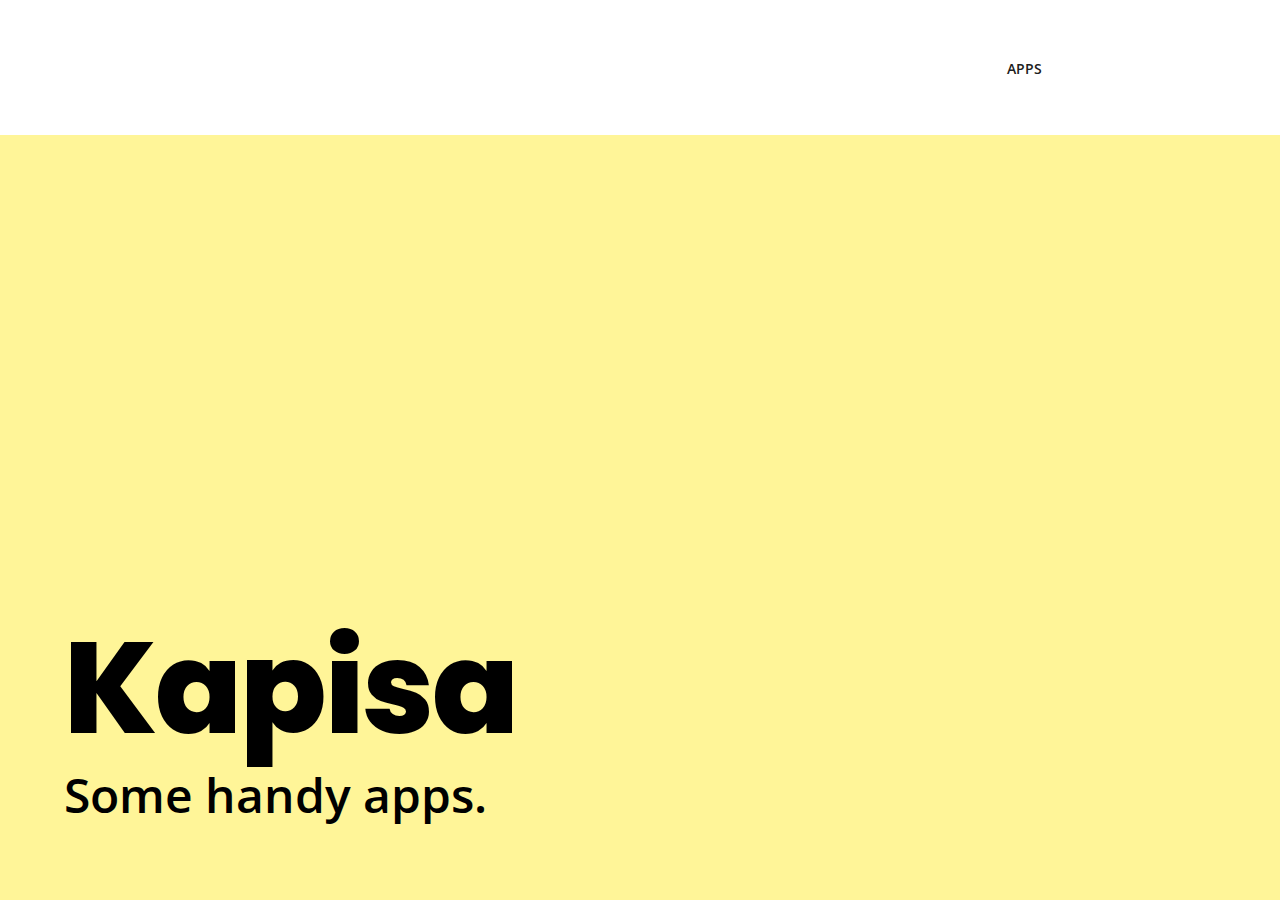
<file: index.html>
<!DOCTYPE html>
<html lang="en">
<head>
    <meta charset="UTF-8">
    <meta http-equiv="X-UA-Compatible" content="IE=edge">
    <meta name="viewport" content="width=device-width, initial-scale=1.0">
    <title>Kapisa</title>
    <link rel="preconnect" href="https://fonts.gstatic.com">
    <link href="https://fonts.googleapis.com/css2?family=Open+Sans:wght@400;600;800&display=swap" rel="stylesheet">
    <link href="https://fonts.googleapis.com/css2?family=Poppins:wght@900&display=swap" rel="stylesheet">
    <link href="https://fonts.googleapis.com/css2?family=Poppins:wght@500;900&display=swap" rel="stylesheet">
    <link rel="stylesheet" href="CVstyle.css">
   
</head>
<body>
    <div id="headandnav">
    <nav>
        <h4 id="man"></h4>
        <ul>
            <li><a href="https://play.google.com/store/apps/dev?id=6385870521165705174" id="connect">Apps</a></li>
<!--             <li><a id="projects">Projects</a></li>
            <li><a id="about">About</a></li> -->
        </ul>
    </nav>
    <header id="mainbody">
        <div id="leftbox">
            <div id="lefttop">
            <div id="contenttop">
                    <h1>
                    Kapisa
                    </h1>
                    <h3 id="name">Some handy apps.</h3>
                </div>
            </div>
<!--             <div id="leftbottom">
                <h3 id="outline">Web & App Developer</h3>
             </div> -->
         </div>

         <div id="rightbox">
<!--              <h1 id="emojiicon">🙋‍♂️</h1> -->
         </div>
    </header>
</div>
<!--     <section id="projectstitle">
        <div id="pr">
        <h4>MY Projects</h4>
        </div>
        <div id="applist">
            <div class="app" onclick="window.location.href = 'https://play.google.com/store/apps/details?id=com.acelabs.imagecompressor';">
                <div class="imagecontainer">
                    <img class = "icon" src="Screenshot_20210228-223548_Quality Image Compressor.jpg" alt="Quality Image Compressor">
                </div>
                <div class="appdetails">
                    <h3 class="appname">Quality Image Compressor</h3>
                    <p>This app lets you compress images without losing much quality. Main features of this app are auto image compression 
                        and compress between any required range. Currently this app has 5000+ plus downloads and is available on
                        play store.
                    </p>
                </div>
            </div>
            <div class="app" onclick="window.location.href = 'https://play.google.com/store/apps/details?id=com.acelabs.fragmentlearn';">
                <div class="imagecontainer">
                    <img class = "icon" src="Screenshot_20210211-132902_Notes & Day Planner.jpg" alt="Notes & Day Planner">
                </div>
                <div class="appdetails">
                    <h3 class="appname">Notes & Day Planner</h3>
                    <p>This app lets you compress images without losing much quality. Main features of this app are auto image compression 
                        and compress between any required range. Currently this app has 5000+ plus downloads and is available on
                        play store.
                    </p>
                </div>
            </div>
        </div>

    </section> -->

<!-- <footer>
        <div>
            <h4 id="connect_t">Connect with me.</h4>
                 <form action="send/">
                <label for="name">Your Name</label>
                <input type="text" id="name" placeholder="Name"></input>
                <label for="name">Your email id</label>
                <input type="email" id="mail" placeholder="Email id"></input>
                <label for="name">Your Message</label>
                <input type="text" id="message" placeholder="Message"></input>
                </form> 
            </div>
    </footer> -->
    
   
</body>
<script src="CVscript.js"></script>
</html>
</file>
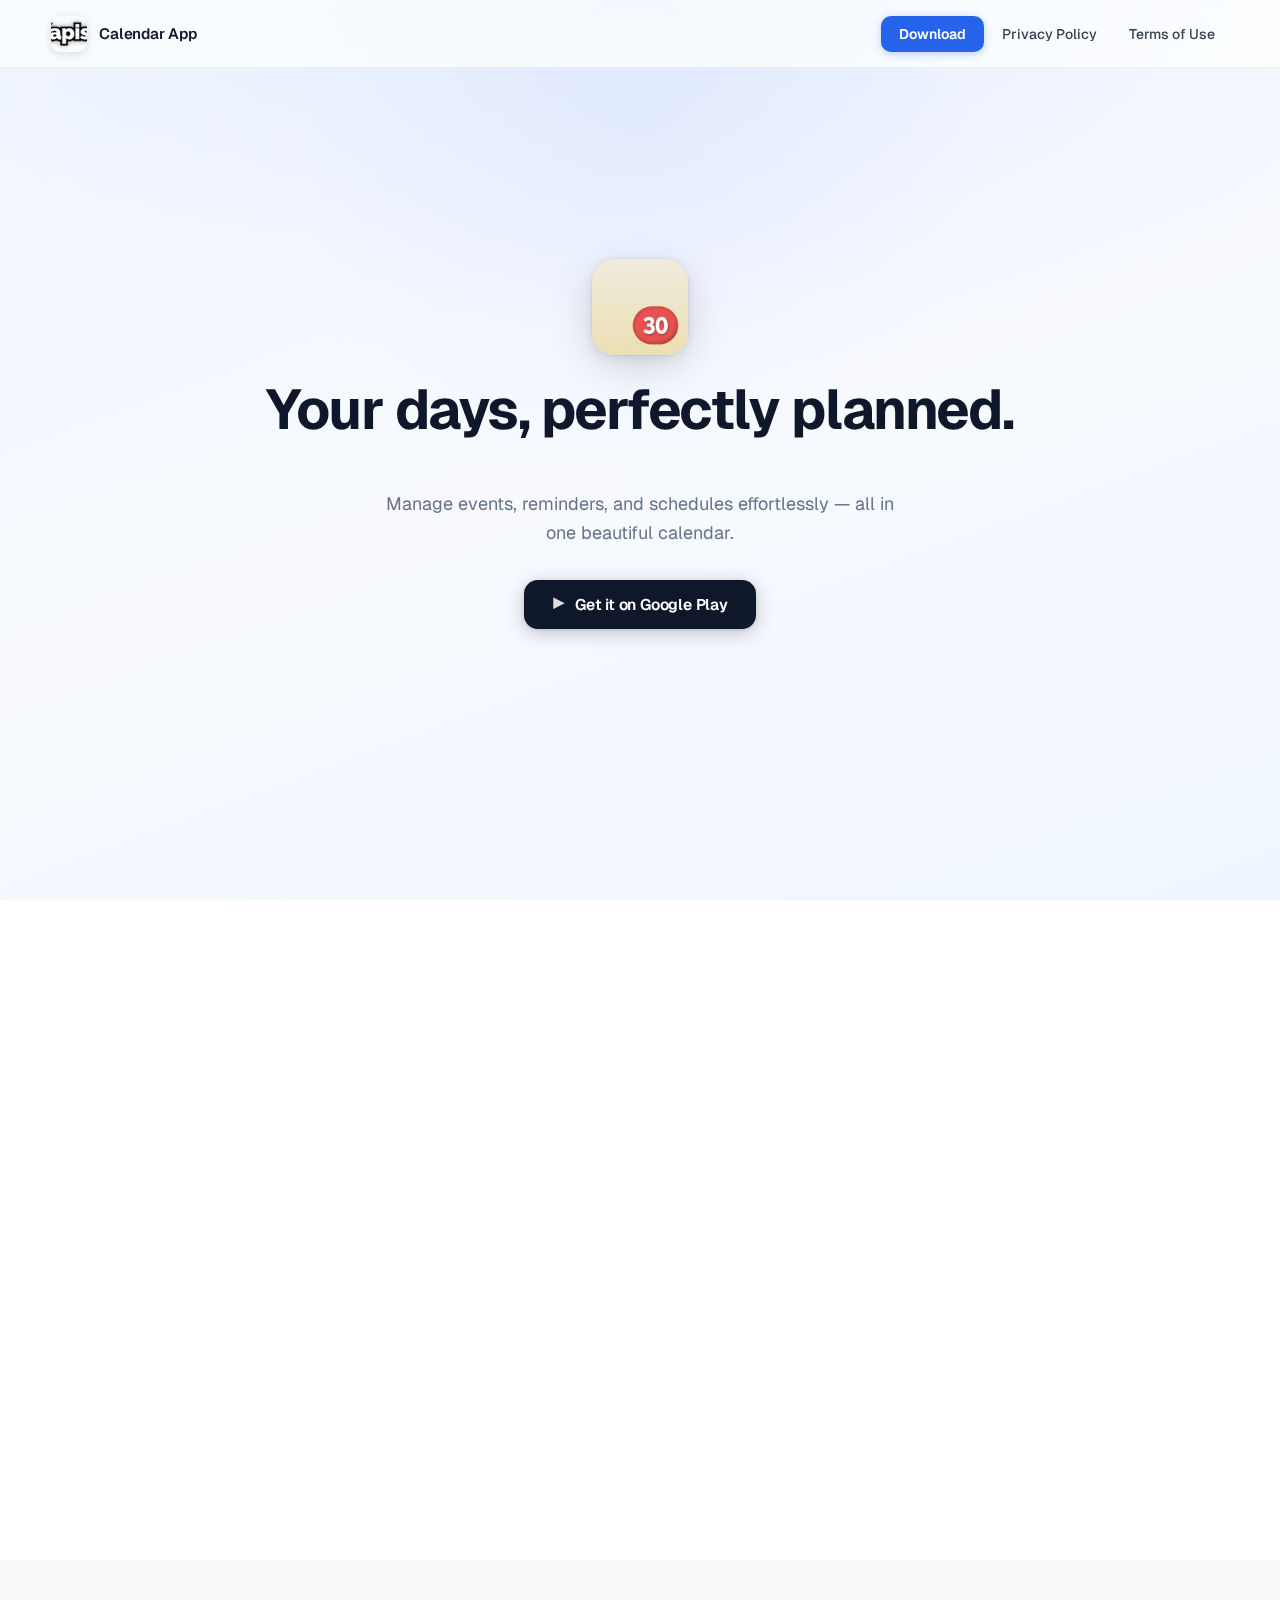
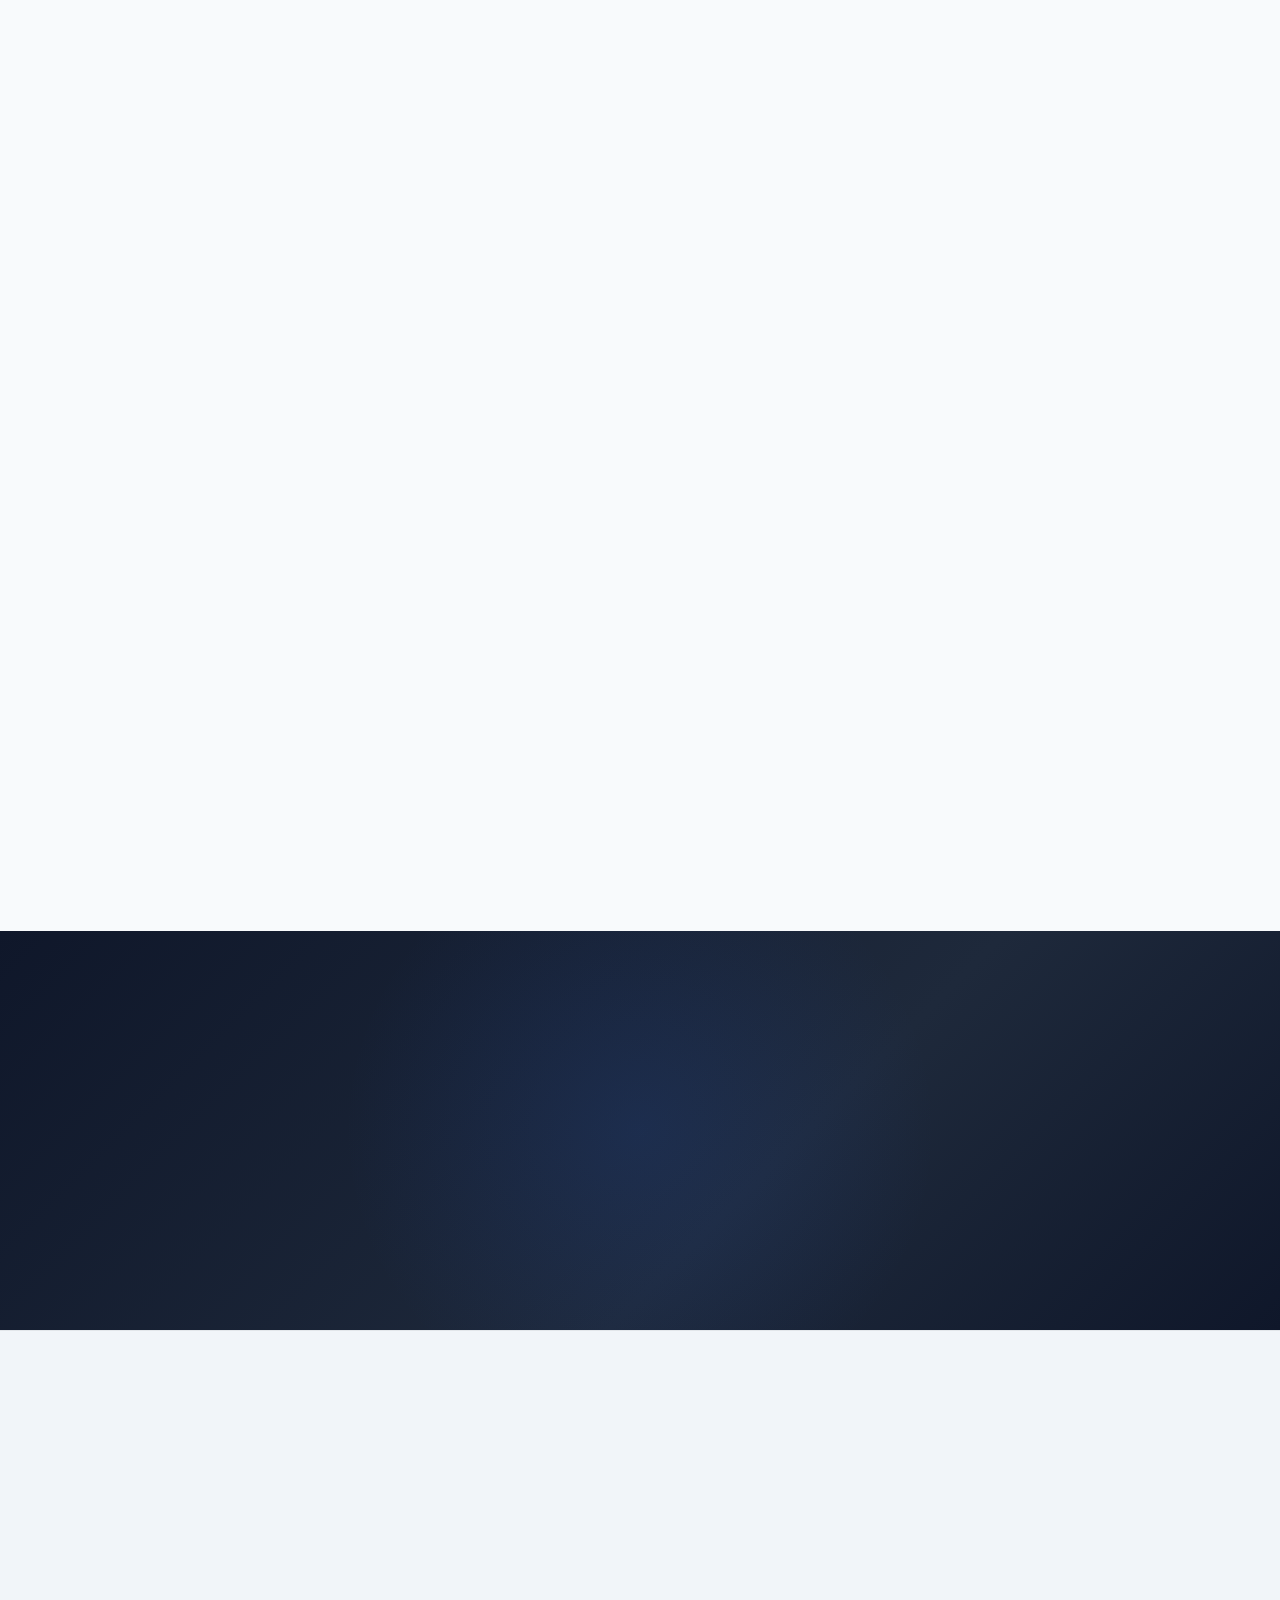
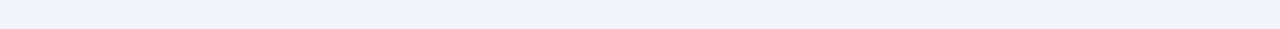
<file: calendar/index.html>
<!DOCTYPE html>
<html lang="en">

<head>
    <meta charset="UTF-8">
    <meta http-equiv="X-UA-Compatible" content="IE=edge">
    <meta name="viewport" content="width=device-width, initial-scale=1.0">
    <title>Calendar App — Kapisa</title>
    <meta name="description" content="Calendar App by Kapisa — manage events, set smart reminders, and view your schedule in daily, weekly, or monthly layouts. A clean scheduling tool for Android.">
    <meta name="robots" content="index, follow">
    <link rel="canonical" href="https://kapisaapplications.com/calendar/">

    <!-- Open Graph -->
    <meta property="og:type" content="website">
    <meta property="og:url" content="https://kapisaapplications.com/calendar/">
    <meta property="og:title" content="Calendar App — Kapisa">
    <meta property="og:description" content="Manage events, set smart reminders, and view your schedule in daily, weekly, or monthly layouts. A clean scheduling tool for Android.">
    <meta property="og:image" content="https://kapisaapplications.com/images/calendar-app-logo.jpeg">
    <meta property="og:site_name" content="Kapisa">

    <!-- Twitter Card -->
    <meta name="twitter:card" content="summary">
    <meta name="twitter:title" content="Calendar App — Kapisa">
    <meta name="twitter:description" content="Manage events, set smart reminders, and view your schedule in daily, weekly, or monthly layouts. A clean scheduling tool for Android.">
    <meta name="twitter:image" content="https://kapisaapplications.com/images/calendar-app-logo.jpeg">

    <!-- JSON-LD Structured Data -->
    <script type="application/ld+json">
    {
      "@context": "https://schema.org",
      "@type": "SoftwareApplication",
      "name": "Calendar App",
      "operatingSystem": "Android",
      "applicationCategory": "ProductivityApplication",
      "description": "A clean and intuitive scheduling tool to manage events, reminders, and schedules effortlessly. Plan your days with multiple views, color-coded events, recurring tasks, and smart notifications.",
      "url": "https://kapisaapplications.com/calendar/",
      "downloadUrl": "https://play.google.com/store/apps/details?id=com.acelabs.calendarapp",
      "offers": {
        "@type": "Offer",
        "price": "0",
        "priceCurrency": "USD"
      },
      "publisher": {
        "@type": "Organization",
        "name": "Kapisa",
        "url": "https://kapisaapplications.com/"
      }
    }
    </script>

    <link rel="preconnect" href="https://fonts.googleapis.com">
    <link rel="preconnect" href="https://fonts.gstatic.com" crossorigin>
    <link href="https://fonts.googleapis.com/css2?family=Geist:wght@100..900&display=swap" rel="stylesheet">
    <link rel="stylesheet" href="../app_page_style.css">
    <link rel="icon" type="image/jpeg" href="../images/calendar-app-logo.jpeg">
</head>

<body>
    <div id="headandnav">

        <!-- ── Navbar ── -->
        <nav id="navbar">
            <a href="../index.html" class="nav-brand">
                <img src="../images/kapisa_icon.png" alt="Kapisa" class="nav-logo-img">
                <span class="nav-brand-name">Calendar App</span>
            </a>
            <a href="https://play.google.com/store/apps/details?id=com.acelabs.calendarapp" class="nav-download-mobile" target="_blank" rel="noopener noreferrer">Download</a>
            <button class="nav-hamburger" id="nav-hamburger" aria-label="Toggle menu" aria-expanded="false">
                <span></span><span></span><span></span>
            </button>
            <ul id="nav-links">
                <li><a href="https://play.google.com/store/apps/details?id=com.acelabs.calendarapp" class="nav-cta" target="_blank" rel="noopener noreferrer">Download</a></li>
                <li><a href="privacy-policy.html">Privacy Policy</a></li>
                <li><a href="terms-and-conditions.html">Terms of Use</a></li>
            </ul>
        </nav>

        <!-- ── Hero ── -->
        <header id="mainbody">
            <img class="hero-app-icon" src="../images/calendar-app-logo.jpeg" alt="Calendar App">
            <h1 class="hero-title">Your days, perfectly planned.</h1>
            <p class="hero-subtitle">Manage events, reminders, and schedules effortlessly — all in one beautiful calendar.</p>
            <a href="https://play.google.com/store/apps/details?id=com.acelabs.calendarapp" class="btn-download" target="_blank" rel="noopener noreferrer">
                <span class="btn-icon">▶</span> Get it on Google Play
            </a>
        </header>

    </div>

    <!-- ── About ── -->
    <section class="section-about">
        <div class="about-container">
            <div class="about-content">
                <span class="section-label reveal">About the app</span>
                <h2 class="section-title reveal">Your days,<br>perfectly planned.</h2>
                <p class="p reveal" style="text-align: left; max-width: 600px; margin-bottom: 24px;">Calendar App is a clean and intuitive scheduling tool that helps you stay on top of every event, deadline, and reminder. Whether you're managing a busy work week or planning personal milestones — everything is just a tap away.</p>
                <p class="p reveal" style="text-align: left; max-width: 600px;">Create events in seconds, set smart reminders, and view your schedule in daily, weekly, or monthly layouts. Calendar App keeps your time organized so you never miss what matters most.</p>
            </div>
            <div class="about-visual reveal">
                <div class="about-card-stack">
                    <div class="about-card">
                        <div class="about-card-icon">📅</div>
                        <div class="about-card-title">Smart Scheduling</div>
                        <div class="about-card-text">Quickly add events with dates, times, and notes. View everything at a glance across multiple calendar layouts.</div>
                    </div>
                    <div class="about-card">
                        <div class="about-card-icon">🔔</div>
                        <div class="about-card-title">Timely Reminders</div>
                        <div class="about-card-text">Never miss an important event. Set custom reminders and get notified exactly when you need to be.</div>
                    </div>
                    <div class="about-card">
                        <div class="about-card-icon">🎨</div>
                        <div class="about-card-title">Clean Interface</div>
                        <div class="about-card-text">A distraction-free design that makes navigating your schedule fast, simple, and enjoyable every day.</div>
                    </div>
                </div>
            </div>
        </div>
    </section>

    <!-- ── Features ── -->
    <div class="features-section">
        <div class="features-section-inner">
            <span class="section-label reveal">What's inside</span>
            <h2 class="section-title reveal" style="text-align:center;">Features</h2>
            <p class="reveal" style="text-align:center;font-size:1rem;color:#64748B;max-width:520px;margin:0 auto 52px;line-height:1.72;">Everything you need to plan, track, and manage your time effectively.</p>
            <div class="features-grid">
                <div class="feature-mini-card reveal">
                    <div class="feature-icon-wrap">📅</div>
                    <p class="feature-card-name">Event Management</p>
                    <p class="feature-card-desc">Create, edit, and delete events with full details — title, date, time, location, and personal notes.</p>
                </div>
                <div class="feature-mini-card reveal">
                    <div class="feature-icon-wrap">🔔</div>
                    <p class="feature-card-name">Smart Reminders</p>
                    <p class="feature-card-desc">Set reminders for any event and receive timely notifications so you're always prepared.</p>
                </div>
                <div class="feature-mini-card reveal">
                    <div class="feature-icon-wrap">🗓️</div>
                    <p class="feature-card-name">Multiple Views</p>
                    <p class="feature-card-desc">Switch between daily, weekly, and monthly views to see your schedule exactly the way you want.</p>
                </div>
                <div class="feature-mini-card reveal">
                    <div class="feature-icon-wrap">🔁</div>
                    <p class="feature-card-name">Recurring Events</p>
                    <p class="feature-card-desc">Set up daily, weekly, or monthly recurring events for habits, meetings, and routines.</p>
                </div>
                <div class="feature-mini-card reveal">
                    <div class="feature-icon-wrap">🎨</div>
                    <p class="feature-card-name">Color Coding</p>
                    <p class="feature-card-desc">Assign colors to events and categories for quick visual identification of your priorities.</p>
                </div>
                <div class="feature-mini-card reveal">
                    <div class="feature-icon-wrap">⚡</div>
                    <p class="feature-card-name">Fast &amp; Lightweight</p>
                    <p class="feature-card-desc">Launches instantly with minimal battery usage. A smooth experience even on older devices.</p>
                </div>
            </div>
        </div>
    </div>

    <!-- ── CTA ── -->
    <section class="cta-section">
        <h2 class="cta-title reveal">Take control of your time.</h2>
        <p class="cta-body reveal">Download Calendar App and start organizing your days, weeks, and months with ease.</p>
        <a href="https://play.google.com/store/apps/details?id=com.acelabs.calendarapp" class="btn-download-light reveal" target="_blank" rel="noopener noreferrer">
            <span class="btn-icon">▶</span> Get it on Google Play
        </a>
    </section>

    <!-- ── Footer ── -->
    <footer id="connect">
        <div class="footer-inner reveal">
            <h4 id="connect_t">Connect.</h4>
            <p>
                <a href="mailto:acelabs64@gmail.com">acelabs64@gmail.com</a>
            </p>
            <p style="margin-top:8px;font-size:0.85rem;">
                <a href="privacy-policy.html">Privacy Policy</a>
                &nbsp;·&nbsp;
                <a href="terms-and-conditions.html">Terms of Use</a>
            </p>
        </div>
    </footer>

    <script src="../app_page.js"></script>
</body>

</html>
</file>
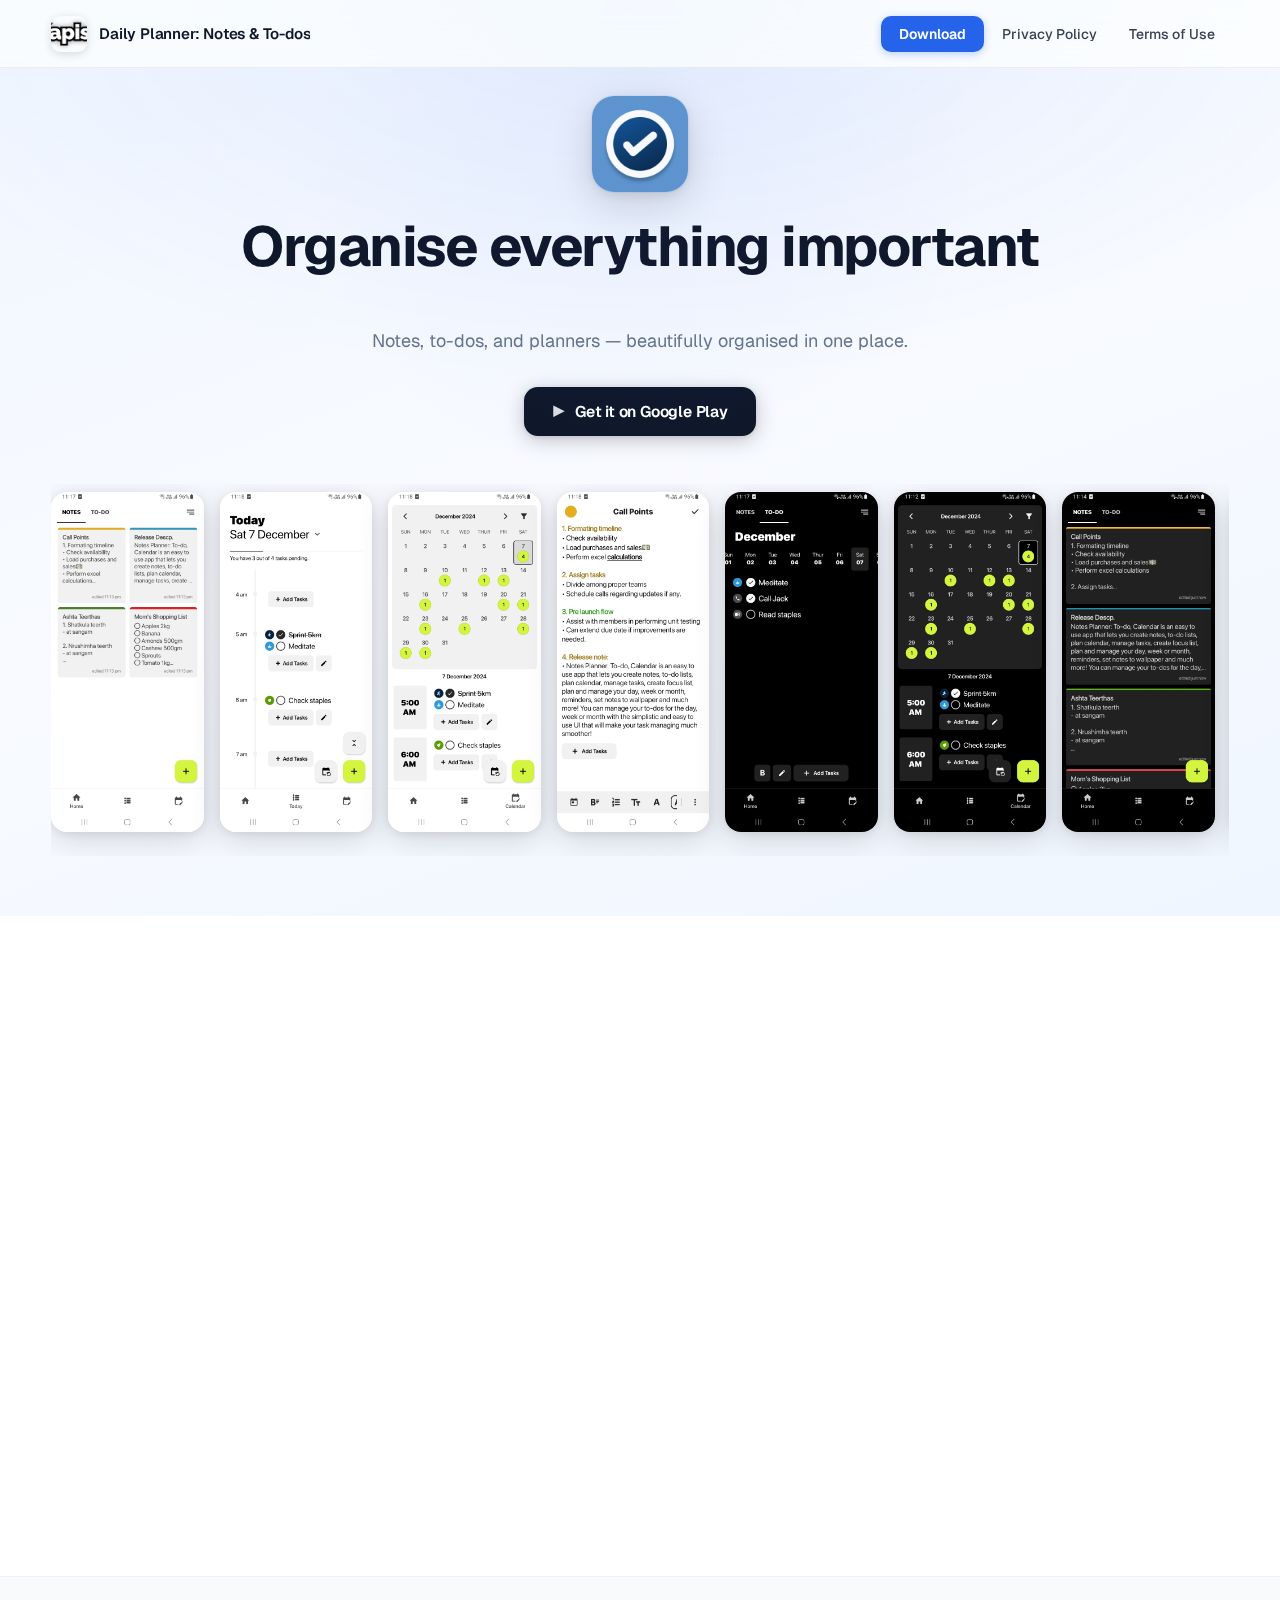
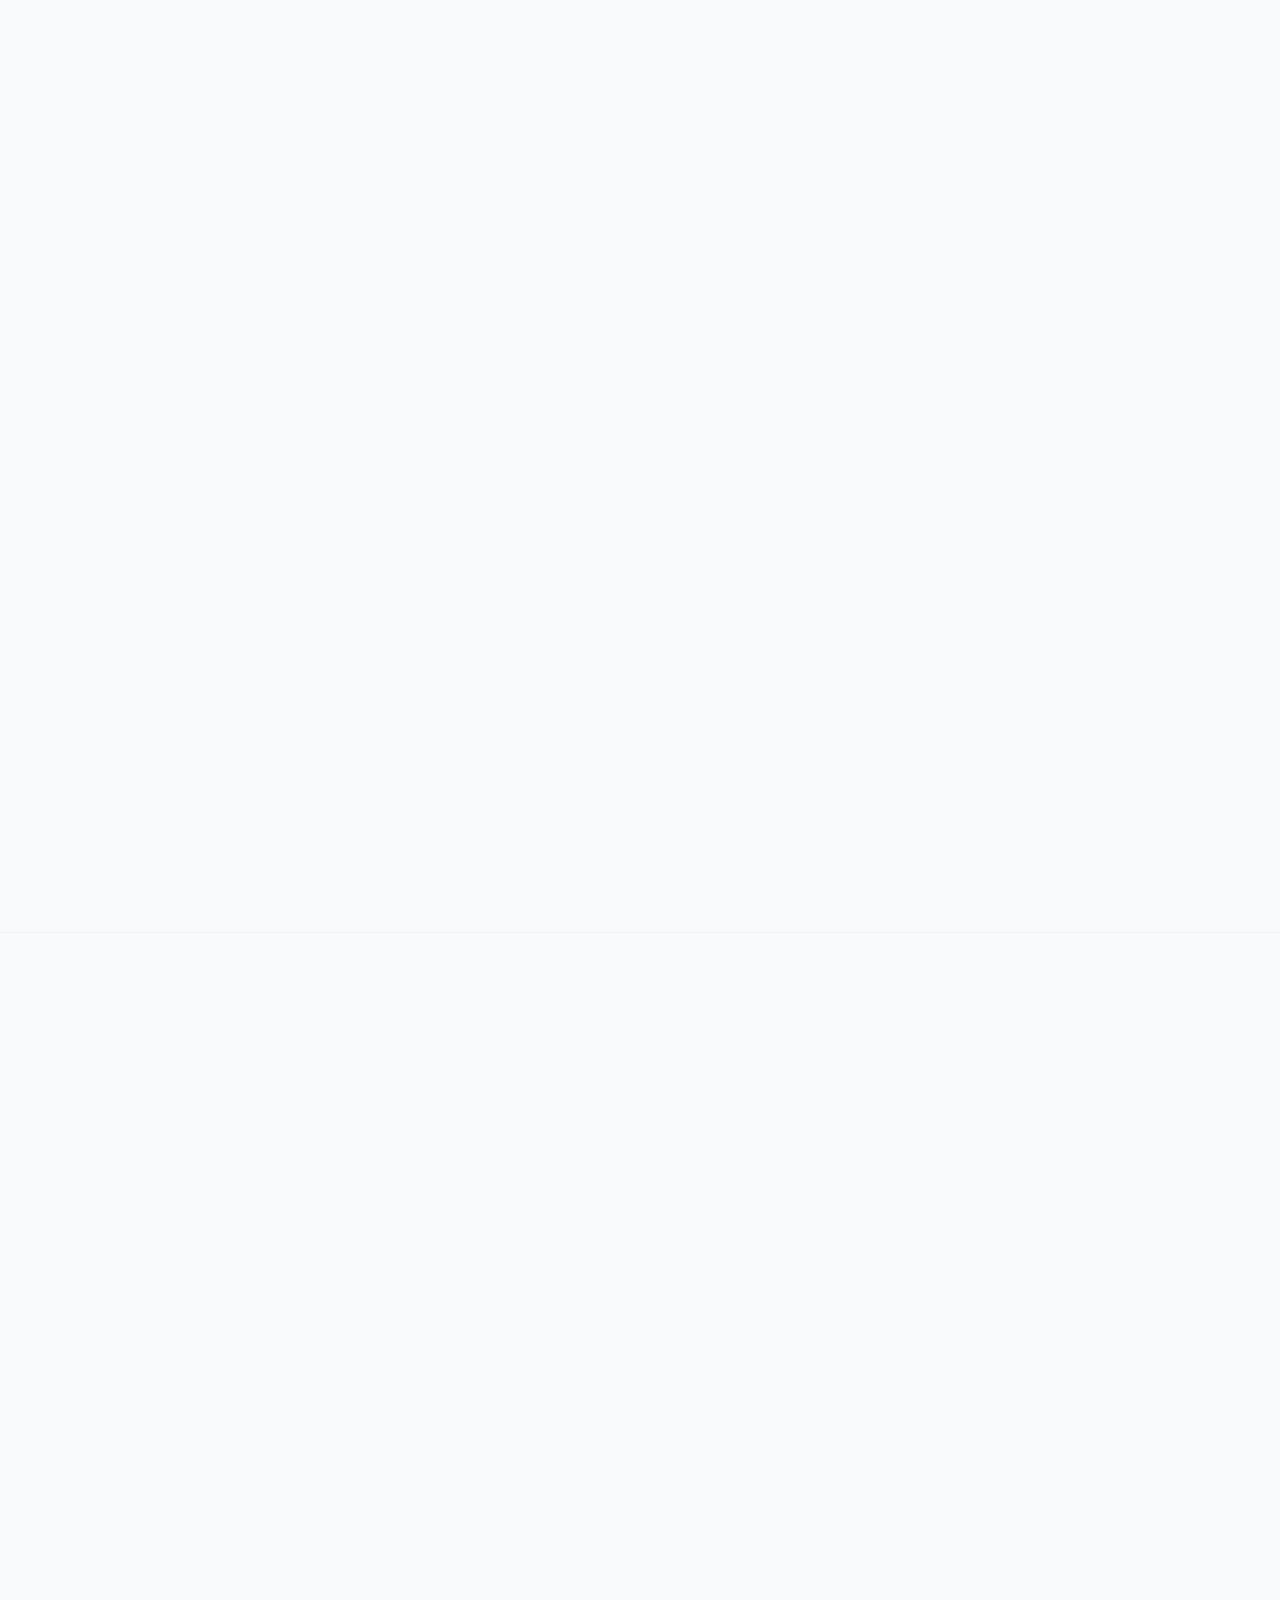
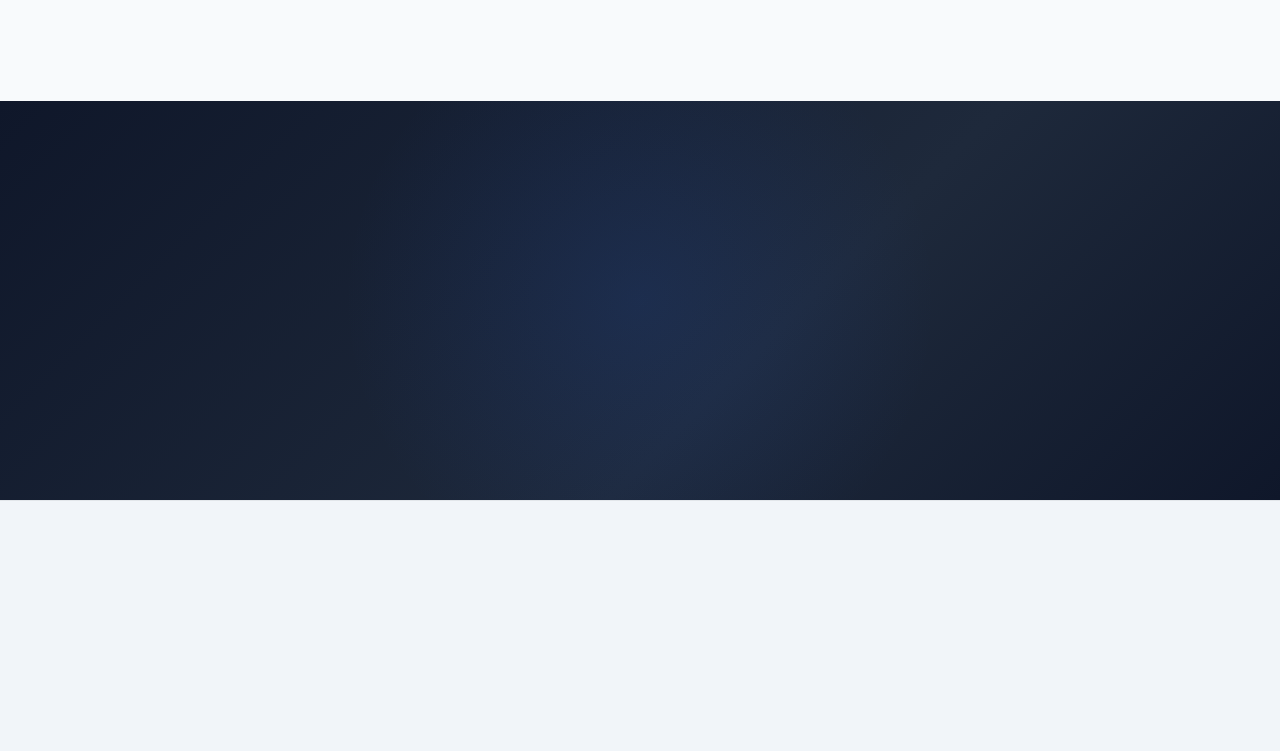
<file: daily-planner/index.html>
<!DOCTYPE html>
<html lang="en">

<head>
    <meta charset="UTF-8">
    <meta http-equiv="X-UA-Compatible" content="IE=edge">
    <meta name="viewport" content="width=device-width, initial-scale=1.0">
    <title>Daily Planner: Notes &amp; To-dos — Kapisa</title>
    <meta name="description" content="Daily Planner by Kapisa — manage notes, to-do lists, and schedules with ease. Rich notes, calendar views, day planner, and secure Google Drive backup for Android.">
    <meta name="robots" content="index, follow">
    <link rel="canonical" href="https://kapisaapplications.com/daily-planner/">

    <!-- Open Graph -->
    <meta property="og:type" content="website">
    <meta property="og:url" content="https://kapisaapplications.com/daily-planner/">
    <meta property="og:title" content="Daily Planner: Notes &amp; To-dos — Kapisa">
    <meta property="og:description" content="Manage notes, to-do lists, and schedules with ease. Rich notes, calendar views, day planner, and secure Google Drive backup for Android.">
    <meta property="og:image" content="https://kapisaapplications.com/images/daily_planner_icon.png">
    <meta property="og:site_name" content="Kapisa">

    <!-- Twitter Card -->
    <meta name="twitter:card" content="summary">
    <meta name="twitter:title" content="Daily Planner: Notes &amp; To-dos — Kapisa">
    <meta name="twitter:description" content="Manage notes, to-do lists, and schedules with ease. Rich notes, calendar views, day planner, and secure Google Drive backup for Android.">
    <meta name="twitter:image" content="https://kapisaapplications.com/images/daily_planner_icon.png">

    <!-- JSON-LD Structured Data -->
    <script type="application/ld+json">
    {
      "@context": "https://schema.org",
      "@type": "SoftwareApplication",
      "name": "Daily Planner: Notes & To-dos",
      "operatingSystem": "Android",
      "applicationCategory": "ProductivityApplication",
      "description": "A complete productivity tool that helps you stay organized, manage time effectively, and accomplish your goals. Notes, to-dos, daily/weekly/monthly planners, and Google Drive backup in one place.",
      "url": "https://kapisaapplications.com/daily-planner/",
      "downloadUrl": "https://play.google.com/store/apps/details?id=com.kapisa.notesApp",
      "offers": {
        "@type": "Offer",
        "price": "0",
        "priceCurrency": "USD"
      },
      "publisher": {
        "@type": "Organization",
        "name": "Kapisa",
        "url": "https://kapisaapplications.com/"
      }
    }
    </script>

    <link rel="preconnect" href="https://fonts.googleapis.com">
    <link rel="preconnect" href="https://fonts.gstatic.com" crossorigin>
    <link href="https://fonts.googleapis.com/css2?family=Geist:wght@100..900&display=swap" rel="stylesheet">
    <link rel="stylesheet" href="../app_page_style.css">
    <link rel="icon" type="image/png" href="../images/daily_planner_fevicon.png">
</head>

<body>
    <div id="headandnav">

        <!-- ── Navbar ── -->
        <nav id="navbar">
            <a href="../index.html" class="nav-brand">
                <img src="../images/kapisa_icon.png" alt="Kapisa" class="nav-logo-img">
                <span class="nav-brand-name">Daily Planner: Notes &amp; To-dos</span>
            </a>
            <a href="https://play.google.com/store/apps/details?id=com.kapisa.notesApp" class="nav-download-mobile" target="_blank" rel="noopener noreferrer">Download</a>
            <button class="nav-hamburger" id="nav-hamburger" aria-label="Toggle menu" aria-expanded="false">
                <span></span><span></span><span></span>
            </button>
            <ul id="nav-links">
                <li><a href="https://play.google.com/store/apps/details?id=com.kapisa.notesApp" id="connect" class="nav-cta" target="_blank" rel="noopener noreferrer">Download</a></li>
                <li><a href="privacy-policy.html" id="privacy">Privacy Policy</a></li>
                <li><a href="terms-and-conditions.html">Terms of Use</a></li>
            </ul>
        </nav>

        <!-- ── Hero ── -->
        <header id="mainbody">
            <img class="hero-app-icon" src="../images/daily_planner_icon.png" alt="Daily Planner">
            <h1 class="hero-title">Organise everything important</h1>
            <p class="hero-subtitle">Notes, to-dos, and planners — beautifully organised in one place.</p>
            <a href="https://play.google.com/store/apps/details?id=com.kapisa.notesApp" class="btn-download" target="_blank" rel="noopener noreferrer">
                <span class="btn-icon">▶</span> Get it on Google Play
            </a>

            <!-- 🔹 Scrollable Screenshot Row with Shadows -->
            <div class="screenshots-scroll">
                <img src="../images/screenshot_2.webp"  alt="Screenshot 2"  class="screenshot">
                <img src="../images/screenshot_3.webp"  alt="Screenshot 3"  class="screenshot">
                <img src="../images/screenshot_4.webp"  alt="Screenshot 4"  class="screenshot">
                <img src="../images/screenshot_5.webp"  alt="Screenshot 5"  class="screenshot">
                <img src="../images/screenshot_1.webp"  alt="Screenshot 1"  class="screenshot">
                <img src="../images/screenshot_8.webp"  alt="Screenshot 8"  class="screenshot">
                <img src="../images/screenshot_9.webp"  alt="Screenshot 9"  class="screenshot">
                <img src="../images/screenshot_10.webp" alt="Screenshot 10" class="screenshot">
            </div>
        </header>

    </div>

    <!-- ── About ── -->
    <section class="section-about">
        <div class="about-container">
            <div class="about-content">
                <span class="section-label reveal">About the app</span>
                <h2 class="section-title reveal">All your plans.<br>One beautiful app.</h2>
                <p class="p reveal" style="text-align: left; max-width: 600px; margin-bottom: 24px;">Daily Planner: Notes &amp; To-dos is a complete productivity tool that helps you stay organized, manage time effectively, and accomplish your goals with ease. Whether you need to jot down quick ideas, create detailed checklists, or plan your schedule, this app offers everything in one place.</p>
                <p class="p reveal" style="text-align: left; max-width: 600px;">Plan ahead using the built-in daily, weekly, and monthly planners, giving you a clear overview of your schedule and helping you stay ahead. Secure your private notes with password protection, ensuring your sensitive information remains safe.</p>
            </div>
            <div class="about-visual reveal">
                <div class="about-card-stack">
                    <div class="about-card">
                        <div class="about-card-icon">🔒</div>
                        <div class="about-card-title">Privacy First</div>
                        <div class="about-card-text">Secure your private notes with password protection and local storage.</div>
                    </div>
                    <div class="about-card">
                        <div class="about-card-icon">🚀</div>
                        <div class="about-card-title">Fast &amp; Fluid</div>
                        <div class="about-card-text">Designed for speed, so you can capture ideas the moment they strike.</div>
                    </div>
                    <div class="about-card">
                        <div class="about-card-icon">📊</div>
                        <div class="about-card-title">Organized</div>
                        <div class="about-card-text">Categorize your tasks and notes with customizable badges and colors.</div>
                    </div>
                </div>
            </div>
        </div>
    </section>

    <!-- ── Backup & Sync Permissions ── -->
    <section class="section-permissions">
        <div class="permissions-container">
            <div class="permissions-shield reveal">
                <div class="permissions-shield-icon">🛡️</div>
                <div class="permissions-shield-tag">
                    <span class="permissions-shield-dot"></span>
                    Your data stays in your account
                </div>
            </div>
            <span class="section-label reveal">Permissions</span>
            <h2 class="section-title reveal">Backup &amp; Sync</h2>
            <p class="p reveal" style="max-width: 640px; margin: 0 auto;">We request access to your Google Drive so that our app can securely back up and restore your data. Your files are stored in your own Google Drive account and are never shared with anyone.</p>

            <div class="permissions-grid">
                <div class="permission-card reveal">
                    <div class="permission-icon">📂</div>
                    <div class="permission-name">Read Access</div>
                    <div class="permission-desc">Required to retrieve your saved backups when you want to restore them to your device.</div>
                </div>
                <div class="permission-card reveal">
                    <div class="permission-icon">💾</div>
                    <div class="permission-name">Write Access</div>
                    <div class="permission-desc">Allows the app to create and store new encrypted backups in your private Google Drive.</div>
                </div>
            </div>

            <div class="permissions-trust-row reveal">
                <div class="trust-item"><span class="trust-dot"></span> Encrypted backups</div>
                <div class="trust-item"><span class="trust-dot"></span> No third-party sharing</div>
                <div class="trust-item"><span class="trust-dot"></span> Revoke anytime</div>
            </div>

            <p class="permissions-footer reveal">
                We only access the folders created by our app. You can revoke this permission anytime from your Google account settings.
            </p>
        </div>
    </section>

    <!-- ── Features ── -->
    <div class="features-section">
        <div class="features-section-inner">
            <span class="section-label reveal">What's inside</span>
            <h2 class="section-title reveal" style="text-align:center;">Features</h2>
            <p class="reveal" style="text-align:center;font-size:1rem;color:#64748B;max-width:520px;margin:0 auto 52px;line-height:1.72;">Everything you need to stay organised, focused, and on top of your day.</p>
            <div class="features-grid">
                <div class="feature-mini-card reveal">
                    <div class="feature-icon-wrap">📝</div>
                    <p class="feature-card-name">Rich Note Editor</p>
                    <p class="feature-card-desc">Format notes with bold, italic, underline, bullet points, and links — for a more expressive and structured note-taking experience.</p>
                </div>
                <div class="feature-mini-card reveal">
                    <div class="feature-icon-wrap">📅</div>
                    <p class="feature-card-name">Calendar</p>
                    <p class="feature-card-desc">Schedule, view, and manage tasks or events with ease. Daily, weekly, and monthly views keep you organised and productive.</p>
                </div>
                <div class="feature-mini-card reveal">
                    <div class="feature-icon-wrap">🗓️</div>
                    <p class="feature-card-name">Day Planner</p>
                    <p class="feature-card-desc">Organise your daily schedule by time blocks, set priorities, and track tasks for a clear, structured plan every day.</p>
                </div>
                <div class="feature-mini-card reveal">
                    <div class="feature-icon-wrap">✅</div>
                    <p class="feature-card-name">To-do</p>
                    <p class="feature-card-desc">Create and manage task lists with due dates, priorities, and completion tracking — so nothing important ever gets missed.</p>
                </div>
            </div>
        </div>
    </div>

    <!-- ── CTA ── -->
    <section class="cta-section">
        <h2 class="cta-title reveal">Your most productive day starts here.</h2>
        <p class="cta-body reveal">Download Daily Planner for free and bring your notes, tasks, and schedule together in one beautiful app.</p>
        <a href="https://play.google.com/store/apps/details?id=com.kapisa.notesApp" class="btn-download-light reveal" target="_blank" rel="noopener noreferrer">
            <span class="btn-icon">▶</span> Get it on Google Play
        </a>
    </section>

    <!-- ── Footer ── -->
    <footer id="connect">
        <div class="footer-inner reveal">
            <h4 id="connect_t">Connect.</h4>
            <p>
                <a href="mailto:acelabs64@gmail.com">acelabs64@gmail.com</a>
            </p>
        </div>
    </footer>

    <script src="../app_page.js"></script>
</body>

</html>
</file>
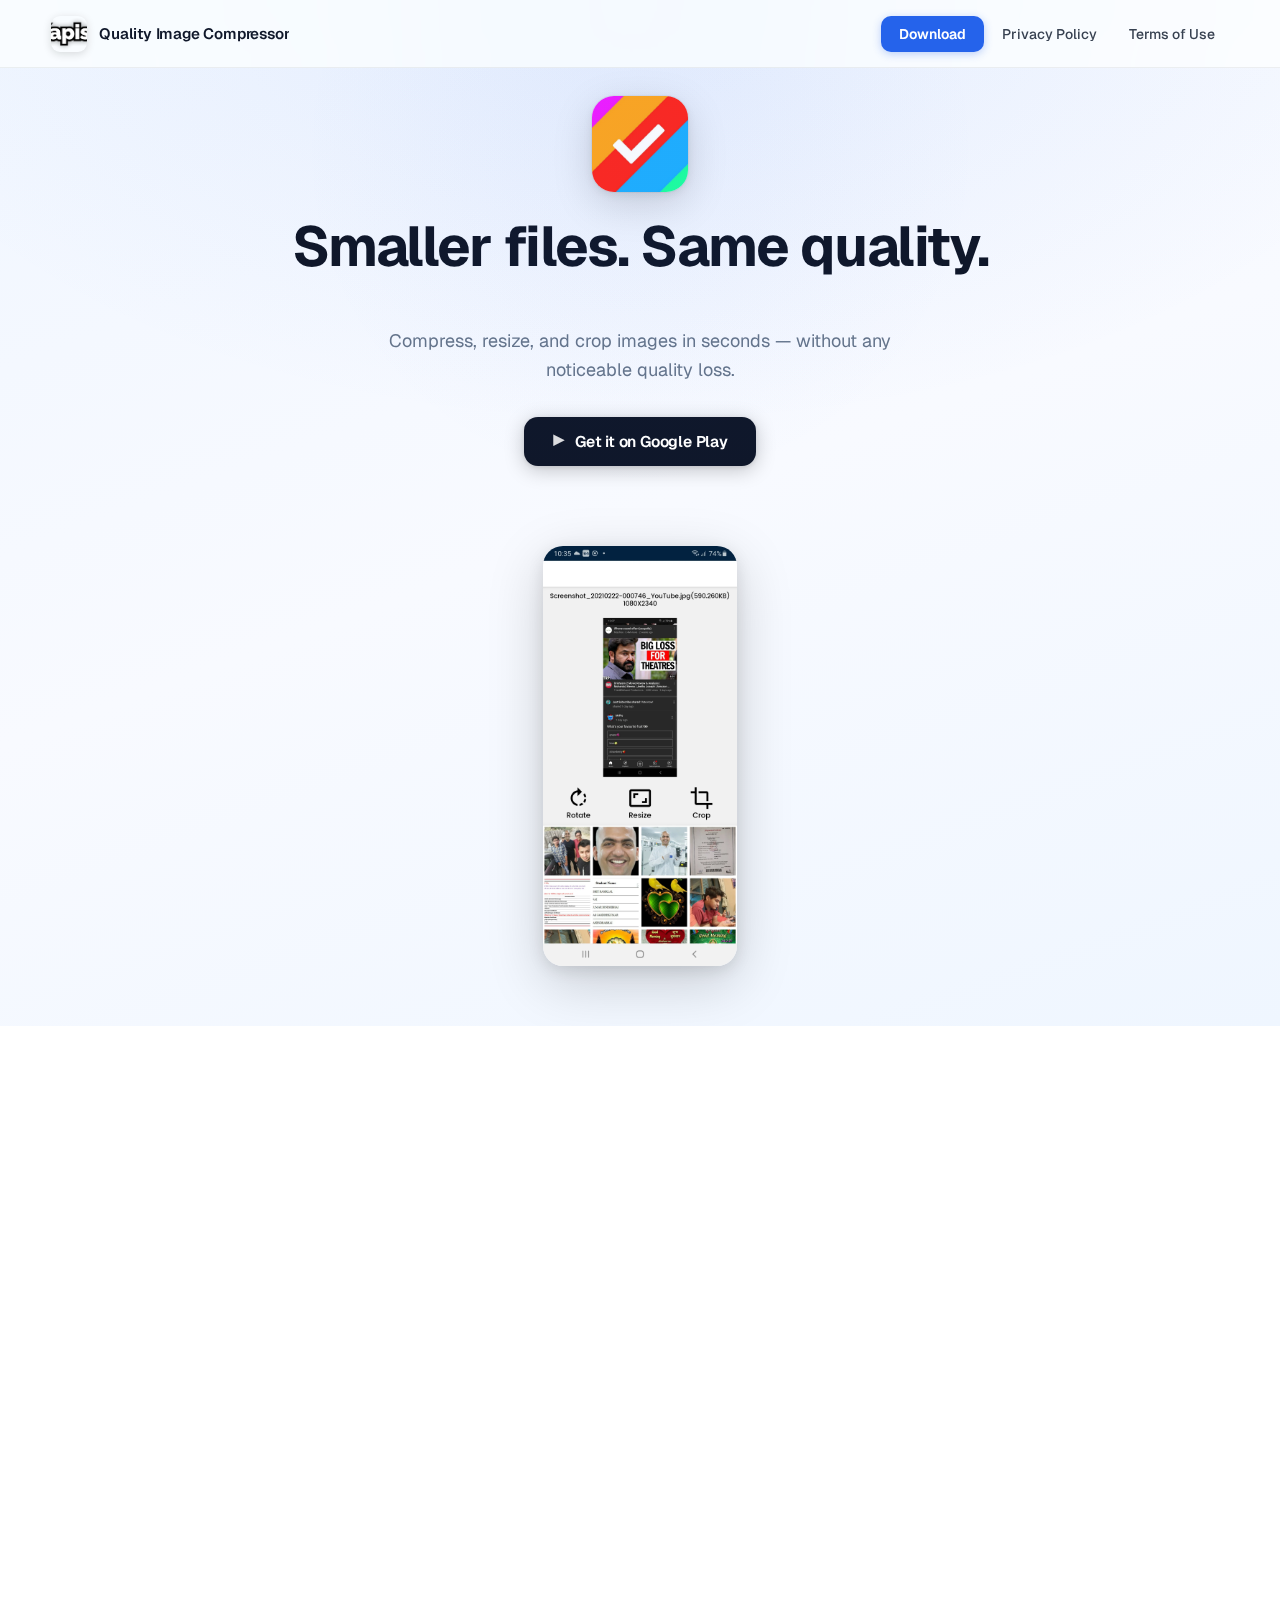
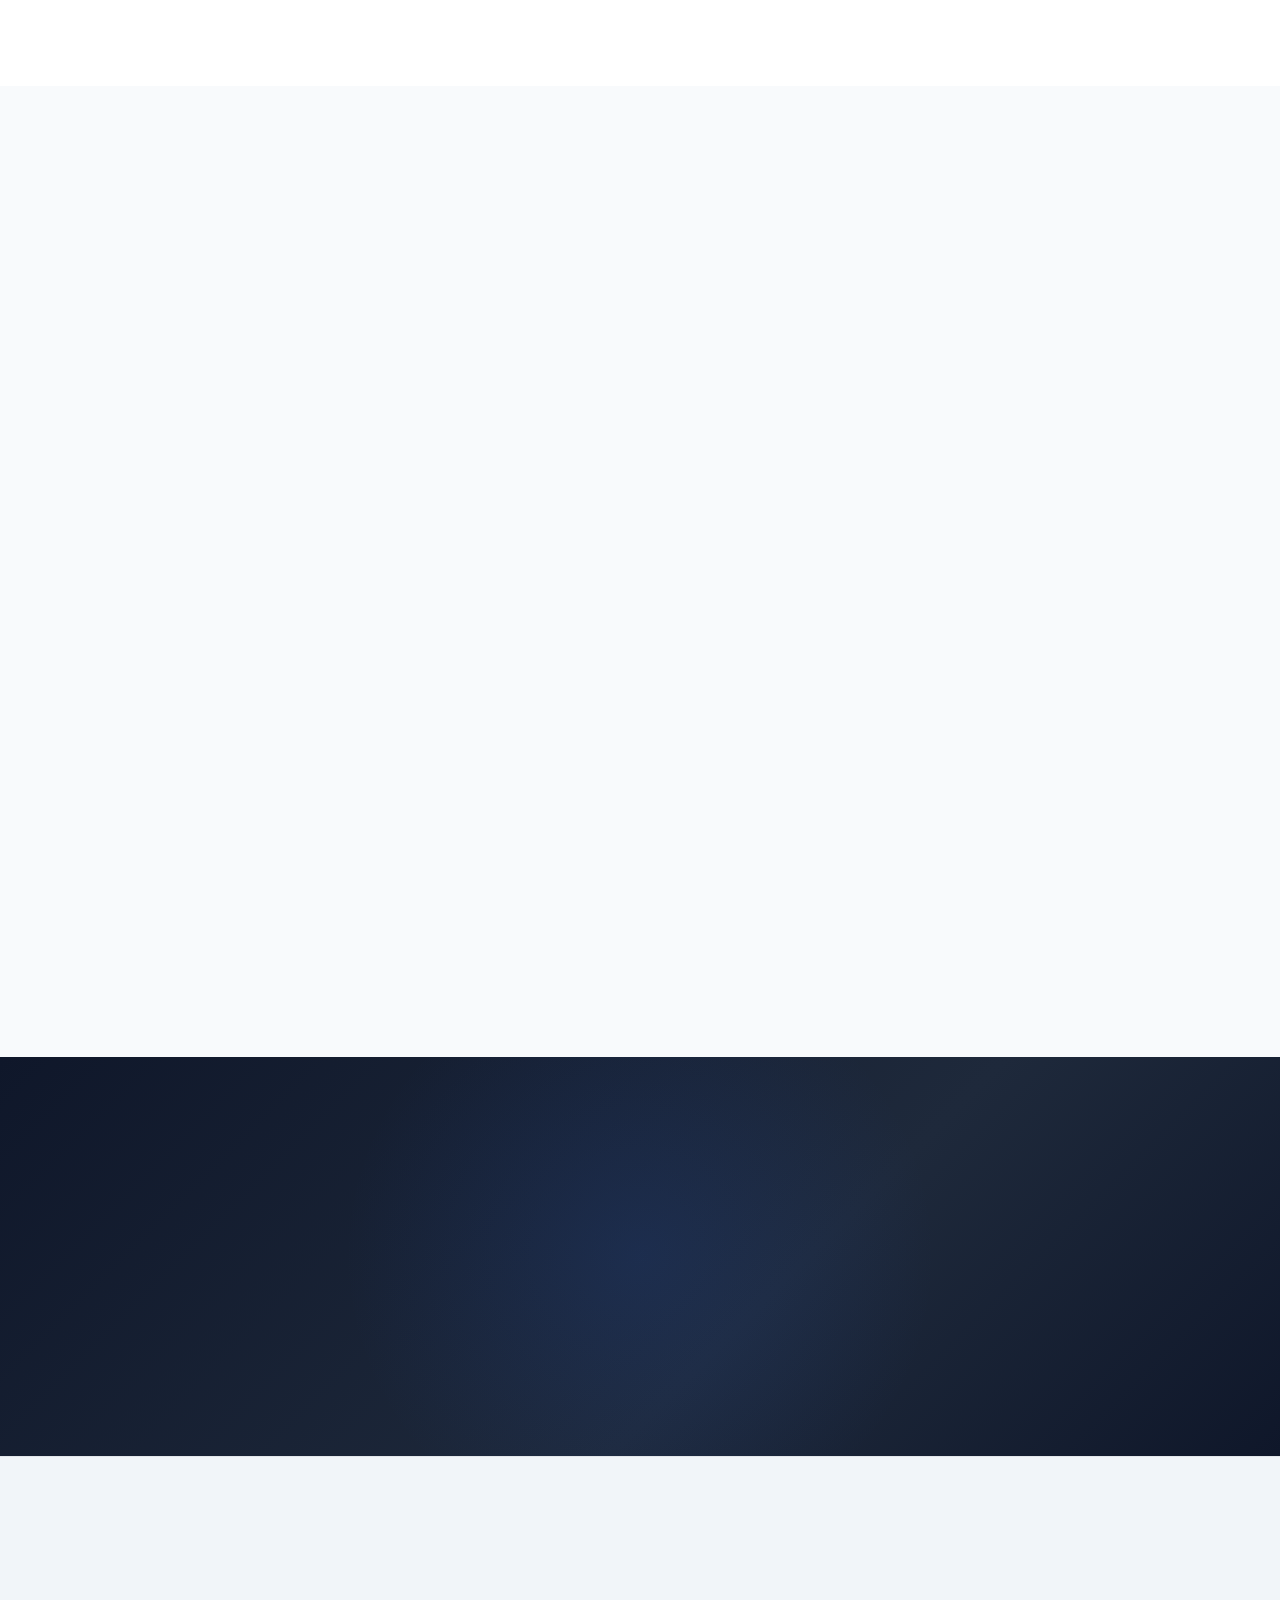
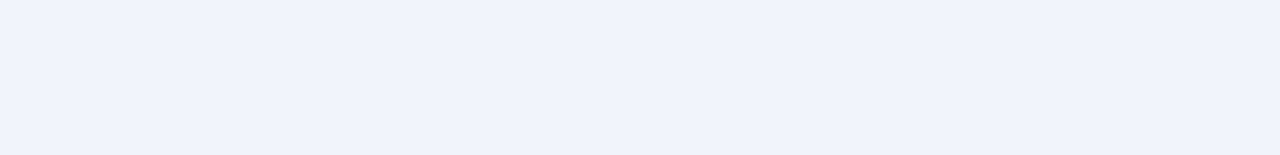
<file: image-compressor/index.html>
<!DOCTYPE html>
<html lang="en">

<head>
    <meta charset="UTF-8">
    <meta http-equiv="X-UA-Compatible" content="IE=edge">
    <meta name="viewport" content="width=device-width, initial-scale=1.0">
    <title>Quality Image Compressor — Kapisa</title>
    <link rel="preconnect" href="https://fonts.googleapis.com">
    <link rel="preconnect" href="https://fonts.gstatic.com" crossorigin>
    <link href="https://fonts.googleapis.com/css2?family=Geist:wght@100..900&display=swap" rel="stylesheet">
    <link rel="stylesheet" href="../app_page_style.css">
    <link rel="icon" type="image/png" href="../images/compressor_icon.png">
</head>

<body>
    <div id="headandnav">

        <!-- ── Navbar ── -->
        <nav id="navbar">
            <a href="../index.html" class="nav-brand">
                <img src="../images/kapisa_icon.png" alt="Kapisa" class="nav-logo-img">
                <span class="nav-brand-name">Quality Image Compressor</span>
            </a>
            <a href="https://play.google.com/store/apps/details?id=com.acelabs.imagecompressor" class="nav-download-mobile" target="_blank" rel="noopener noreferrer">Download</a>
            <button class="nav-hamburger" id="nav-hamburger" aria-label="Toggle menu" aria-expanded="false">
                <span></span><span></span><span></span>
            </button>
            <ul id="nav-links">
                <li><a href="https://play.google.com/store/apps/details?id=com.acelabs.imagecompressor" class="nav-cta" target="_blank" rel="noopener noreferrer">Download</a></li>
                <li><a href="privacy-policy.html">Privacy Policy</a></li>
                <li><a href="terms-and-conditions.html">Terms of Use</a></li>
            </ul>
        </nav>

        <!-- ── Hero ── -->
        <header id="mainbody">
            <img class="hero-app-icon" src="../images/compressor_icon.png" alt="Quality Image Compressor">
            <h1 class="hero-title">Smaller files. Same quality.</h1>
            <p class="hero-subtitle">Compress, resize, and crop images in seconds — without any noticeable quality loss.</p>
            <a href="https://play.google.com/store/apps/details?id=com.acelabs.imagecompressor" class="btn-download" target="_blank" rel="noopener noreferrer">
                <span class="btn-icon">▶</span> Get it on Google Play
            </a>
            <div class="hero-screenshot-wrap">
                <img class="hero-screenshot-img" src="../images/screenshot_compressor.webp" alt="Image Compressor Screenshot">
            </div>
        </header>

    </div>

    <!-- ── About ── -->
    <section class="section-about">
        <div class="about-container">
            <div class="about-content">
                <span class="section-label reveal">About the app</span>
                <h1 class="section-title reveal">Smaller files.<br>Same quality.</h1>
                <p class="p reveal" style="text-align: left; max-width: 600px; margin-bottom: 24px;">Quality Image Compressor makes it simple to shrink your image files without sacrificing the details that matter. Whether you're freeing up storage, preparing images for sharing, or optimising photos for upload — this app gives you full control.</p>
                <p class="p reveal" style="text-align: left; max-width: 600px;">Choose from multiple compression levels, set custom output size targets, and process images in batches to save even more time. Resize images to exact pixel dimensions, crop them to the perfect frame, and rotate with a single tap.</p>
            </div>
            <div class="about-visual reveal">
                <div class="about-card-stack">
                    <div class="about-card">
                        <div class="about-card-icon">🗜️</div>
                        <div class="about-card-title">Smart Compression</div>
                        <div class="about-card-text">Reduce file size dramatically while keeping images looking sharp. Multiple quality presets included.</div>
                    </div>
                    <div class="about-card">
                        <div class="about-card-icon">⚡</div>
                        <div class="about-card-title">Lightning Fast</div>
                        <div class="about-card-text">Compress large images in seconds with minimal battery usage. Batch process your entire library.</div>
                    </div>
                    <div class="about-card">
                        <div class="about-card-icon">🎯</div>
                        <div class="about-card-title">Full Control</div>
                        <div class="about-card-text">Set custom KB/MB size targets, resize to exact pixels, and crop to any aspect ratio with live preview.</div>
                    </div>
                </div>
            </div>
        </div>
    </section>

    <!-- ── Features ── -->
    <div class="features-section">
        <div class="features-section-inner">
            <span class="section-label reveal">What's inside</span>
            <h1 class="section-title reveal" style="text-align:center;">Features</h1>
            <p class="reveal" style="text-align:center;font-size:1rem;color:#64748B;max-width:520px;margin:0 auto 52px;line-height:1.72;">Powerful image tools packed into a lightweight, easy-to-use app.</p>
            <div class="features-grid">
                <div class="feature-mini-card reveal">
                    <div class="feature-icon-wrap">🗜️</div>
                    <p class="feature-card-name">Smart Compression</p>
                    <p class="feature-card-desc">Reduce file size dramatically while keeping your images looking sharp. Multiple quality presets available.</p>
                </div>
                <div class="feature-mini-card reveal">
                    <div class="feature-icon-wrap">📦</div>
                    <p class="feature-card-name">Batch Processing</p>
                    <p class="feature-card-desc">Compress multiple images in one go. Save time by processing your entire photo library at once.</p>
                </div>
                <div class="feature-mini-card reveal">
                    <div class="feature-icon-wrap">✂️</div>
                    <p class="feature-card-name">Resize &amp; Crop</p>
                    <p class="feature-card-desc">Adjust image dimensions to exact pixel values or percentages. Crop to any aspect ratio with a live preview.</p>
                </div>
                <div class="feature-mini-card reveal">
                    <div class="feature-icon-wrap">🔄</div>
                    <p class="feature-card-name">Rotate &amp; Flip</p>
                    <p class="feature-card-desc">Fix orientation instantly. Rotate by 90°, 180°, or 270° and flip horizontally or vertically.</p>
                </div>
                <div class="feature-mini-card reveal">
                    <div class="feature-icon-wrap">📊</div>
                    <p class="feature-card-name">Custom Size Targets</p>
                    <p class="feature-card-desc">Set a target output file size in KB or MB and let the app find the optimal compression level automatically.</p>
                </div>
                <div class="feature-mini-card reveal">
                    <div class="feature-icon-wrap">⚡</div>
                    <p class="feature-card-name">Fast &amp; Lightweight</p>
                    <p class="feature-card-desc">Optimised for speed with minimal battery usage. Compress large images in seconds, not minutes.</p>
                </div>
            </div>
        </div>
    </div>

    <!-- ── CTA ── -->
    <section class="cta-section">
        <h2 class="cta-title reveal">Free up space today.</h2>
        <p class="cta-body reveal">Download Quality Image Compressor and start saving storage without losing what makes your photos great.</p>
        <a href="https://play.google.com/store/apps/details?id=com.acelabs.imagecompressor" class="btn-download-light reveal" target="_blank" rel="noopener noreferrer">
            <span class="btn-icon">▶</span> Get it on Google Play
        </a>
    </section>

    <!-- ── Footer ── -->
    <footer id="connect">
        <div class="footer-inner reveal">
            <h4 id="connect_t">Connect.</h4>
            <p>
                <a href="mailto:acelabs64@gmail.com">acelabs64@gmail.com</a>
            </p>
            <p style="margin-top:8px;font-size:0.85rem;">
                <a href="privacy-policy.html">Privacy Policy</a>
                &nbsp;·&nbsp;
                <a href="terms-and-conditions.html">Terms of Use</a>
            </p>
        </div>
    </footer>

    <script src="../app_page.js"></script>
</body>

</html>
</file>
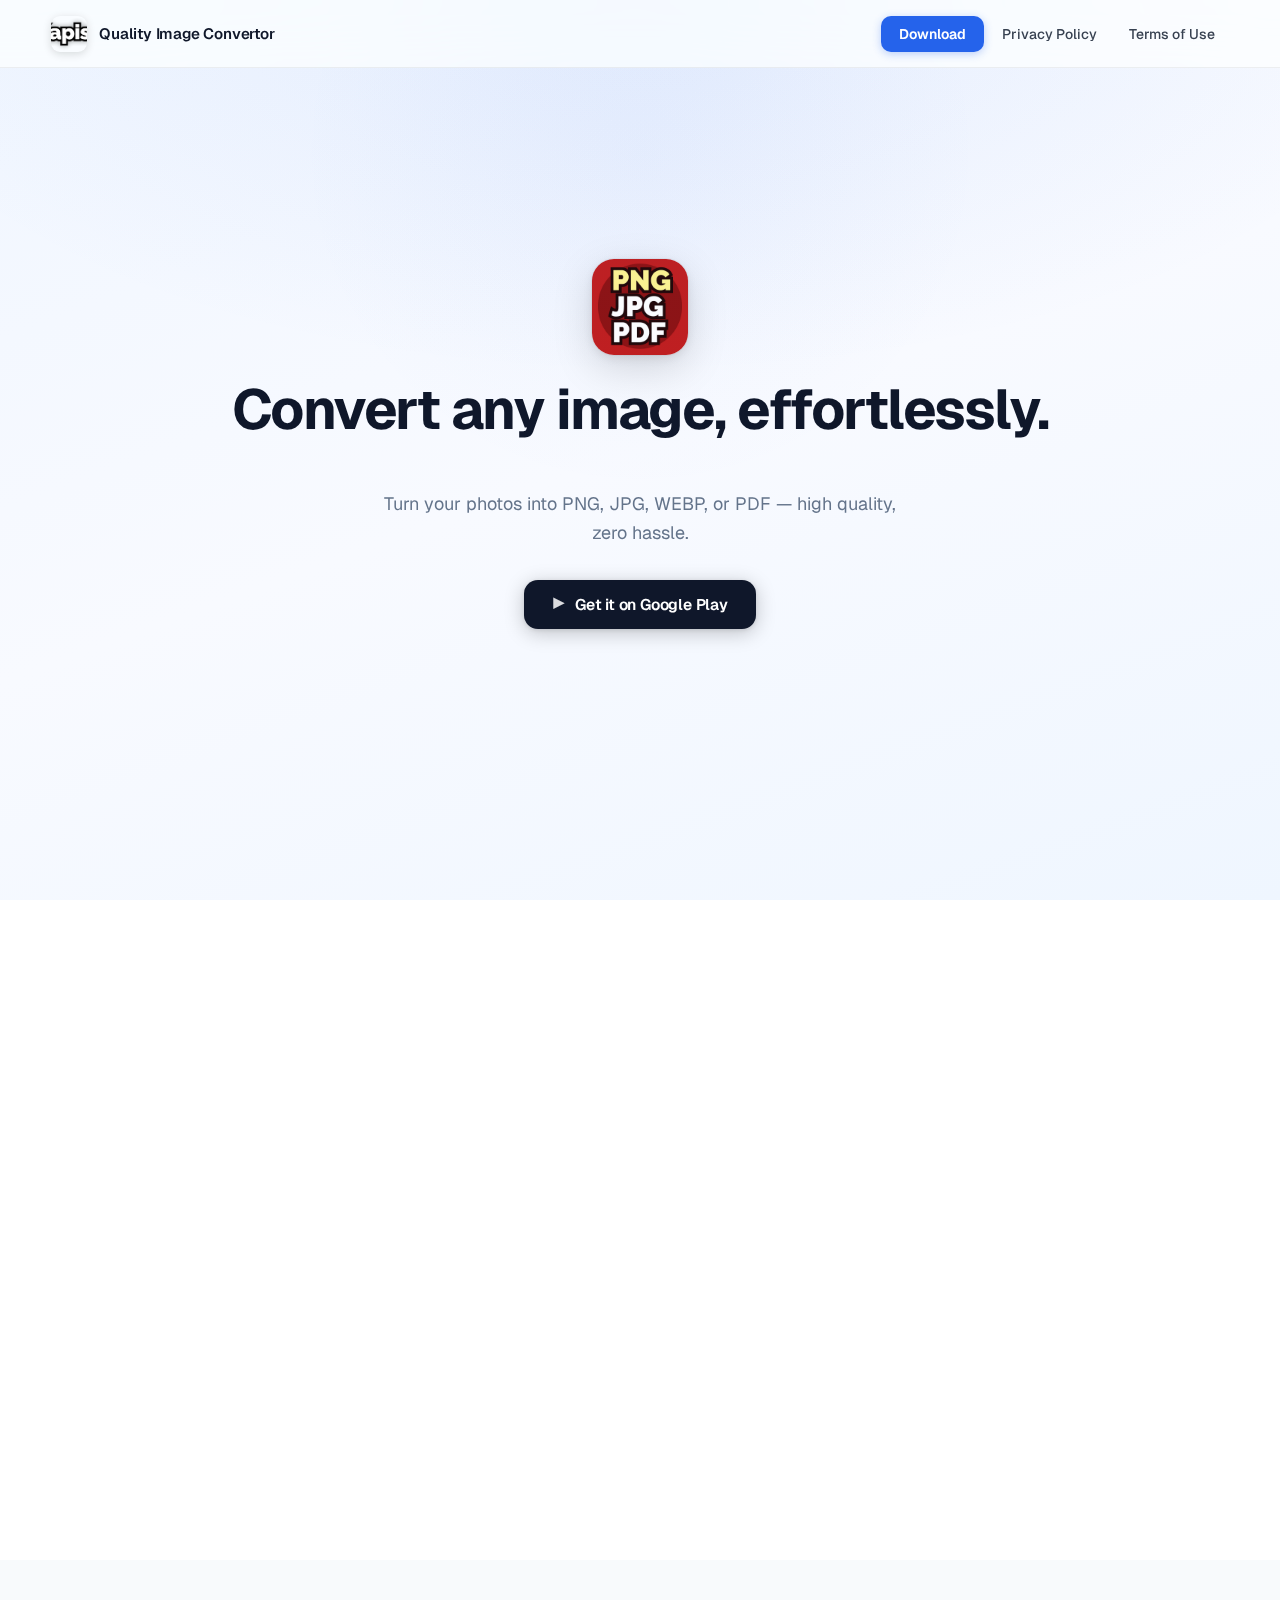
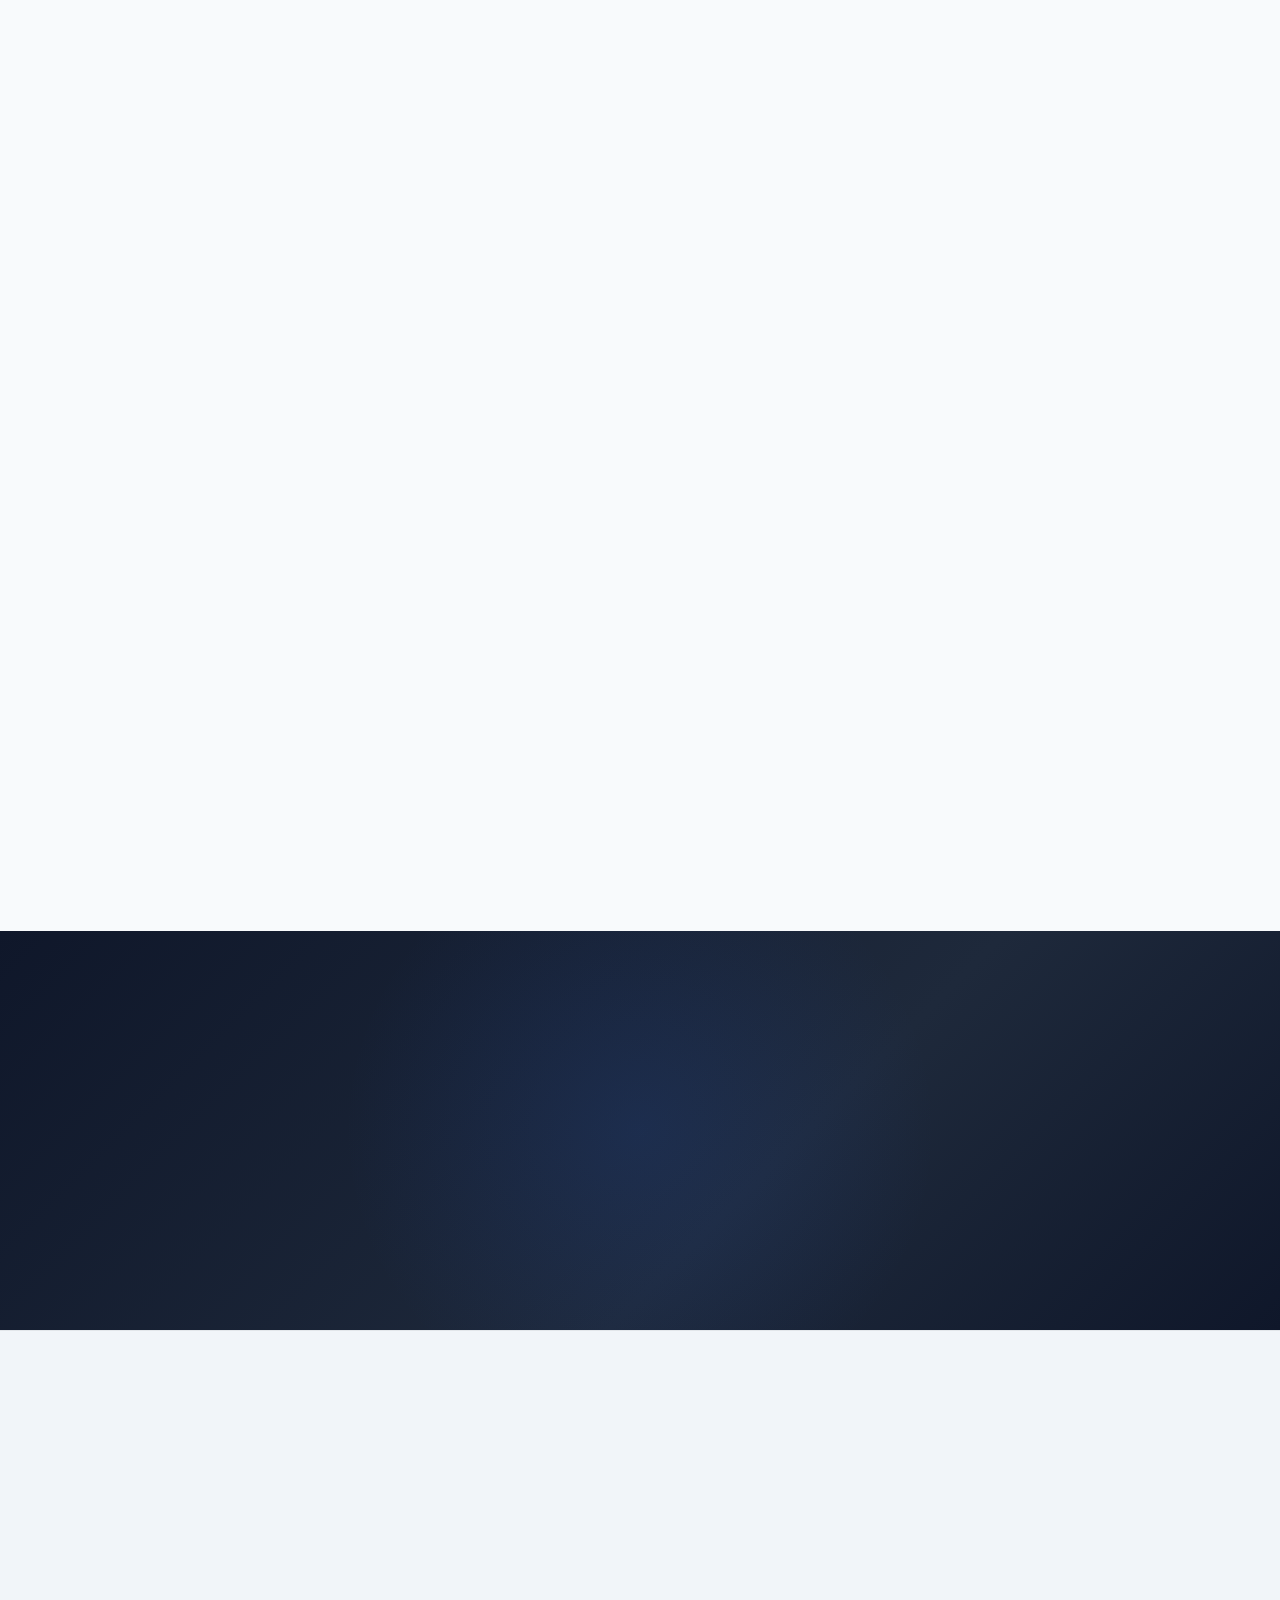
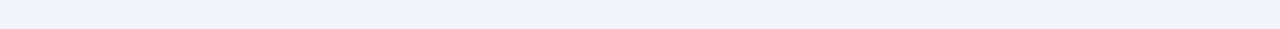
<file: image-convertor/index.html>
<!DOCTYPE html>
<html lang="en">

<head>
    <meta charset="UTF-8">
    <meta http-equiv="X-UA-Compatible" content="IE=edge">
    <meta name="viewport" content="width=device-width, initial-scale=1.0">
    <title>Quality Image Convertor — Kapisa</title>
    <meta name="description" content="Quality Image Convertor by Kapisa — convert images between PNG, JPG, WEBP, and PDF on Android. Supports batch conversion, crop, rotate, and image-to-PDF with high-quality output.">
    <meta name="robots" content="index, follow">
    <link rel="canonical" href="https://kapisaapplications.com/image-convertor/">

    <!-- Open Graph -->
    <meta property="og:type" content="website">
    <meta property="og:url" content="https://kapisaapplications.com/image-convertor/">
    <meta property="og:title" content="Quality Image Convertor — Kapisa">
    <meta property="og:description" content="Convert images between PNG, JPG, WEBP, and PDF on Android. Supports batch conversion, crop, rotate, and image-to-PDF with high-quality output.">
    <meta property="og:image" content="https://kapisaapplications.com/images/convertor_icon.png">
    <meta property="og:site_name" content="Kapisa">

    <!-- Twitter Card -->
    <meta name="twitter:card" content="summary">
    <meta name="twitter:title" content="Quality Image Convertor — Kapisa">
    <meta name="twitter:description" content="Convert images between PNG, JPG, WEBP, and PDF on Android. Supports batch conversion, crop, rotate, and image-to-PDF with high-quality output.">
    <meta name="twitter:image" content="https://kapisaapplications.com/images/convertor_icon.png">

    <!-- JSON-LD Structured Data -->
    <script type="application/ld+json">
    {
      "@context": "https://schema.org",
      "@type": "SoftwareApplication",
      "name": "Quality Image Convertor",
      "operatingSystem": "Android",
      "applicationCategory": "UtilitiesApplication",
      "description": "Convert photos and images between PNG, JPG, WEBP, and PDF with just a few taps. Supports batch conversion, crop, rotate, and image-to-PDF — high quality output every time.",
      "url": "https://kapisaapplications.com/image-convertor/",
      "downloadUrl": "https://play.google.com/store/apps/details?id=com.acelabs.convertor",
      "offers": {
        "@type": "Offer",
        "price": "0",
        "priceCurrency": "USD"
      },
      "publisher": {
        "@type": "Organization",
        "name": "Kapisa",
        "url": "https://kapisaapplications.com/"
      }
    }
    </script>

    <link rel="preconnect" href="https://fonts.googleapis.com">
    <link rel="preconnect" href="https://fonts.gstatic.com" crossorigin>
    <link href="https://fonts.googleapis.com/css2?family=Geist:wght@100..900&display=swap" rel="stylesheet">
    <link rel="stylesheet" href="../app_page_style.css">
    <link rel="icon" type="image/png" href="../images/convertor_icon.png">
</head>

<body>
    <div id="headandnav">

        <!-- ── Navbar ── -->
        <nav id="navbar">
            <a href="../index.html" class="nav-brand">
                <img src="../images/kapisa_icon.png" alt="Kapisa" class="nav-logo-img">
                <span class="nav-brand-name">Quality Image Convertor</span>
            </a>
            <a href="https://play.google.com/store/apps/details?id=com.acelabs.convertor" class="nav-download-mobile" target="_blank" rel="noopener noreferrer">Download</a>
            <button class="nav-hamburger" id="nav-hamburger" aria-label="Toggle menu" aria-expanded="false">
                <span></span><span></span><span></span>
            </button>
            <ul id="nav-links">
                <li><a href="https://play.google.com/store/apps/details?id=com.acelabs.convertor" class="nav-cta" target="_blank" rel="noopener noreferrer">Download</a></li>
                <li><a href="privacy-policy.html">Privacy Policy</a></li>
                <li><a href="terms-and-conditions.html">Terms of Use</a></li>
            </ul>
        </nav>

        <!-- ── Hero ── -->
        <header id="mainbody">
            <img class="hero-app-icon" src="../images/convertor_icon.png" alt="Quality Image Convertor">
            <h1 class="hero-title">Convert any image, effortlessly.</h1>
            <p class="hero-subtitle">Turn your photos into PNG, JPG, WEBP, or PDF — high quality, zero hassle.</p>
            <a href="https://play.google.com/store/apps/details?id=com.acelabs.convertor" class="btn-download" target="_blank" rel="noopener noreferrer">
                <span class="btn-icon">▶</span> Get it on Google Play
            </a>
        </header>

    </div>

    <!-- ── About ── -->
    <section class="section-about">
        <div class="about-container">
            <div class="about-content">
                <span class="section-label reveal">About the app</span>
                <h2 class="section-title reveal">The right format,<br>every time.</h2>
                <p class="p reveal" style="text-align: left; max-width: 600px; margin-bottom: 24px;">Image Converter is a simple, high-quality tool that lets you convert photos and images between all major formats — PNG, JPG, WEBP, and PDF — with just a few taps.</p>
                <p class="p reveal" style="text-align: left; max-width: 600px;">Whether you need to share a photo in a specific format, convert an image for a website, or turn multiple pictures into a PDF document, this app handles it all quickly and cleanly. Batch conversion means you process many files at once.</p>
            </div>
            <div class="about-visual reveal">
                <div class="about-card-stack">
                    <div class="about-card">
                        <div class="about-card-icon">🔄</div>
                        <div class="about-card-title">All Formats</div>
                        <div class="about-card-text">Convert between PNG, JPG, WEBP, and PDF with lossless, high-fidelity output every time.</div>
                    </div>
                    <div class="about-card">
                        <div class="about-card-icon">📦</div>
                        <div class="about-card-title">Batch Ready</div>
                        <div class="about-card-text">Select multiple images and convert them all in one go. A huge time-saver for large collections.</div>
                    </div>
                    <div class="about-card">
                        <div class="about-card-icon">✂️</div>
                        <div class="about-card-title">Edit First</div>
                        <div class="about-card-text">Built-in crop and rotate tools let you make quick edits before converting — always perfect output.</div>
                    </div>
                </div>
            </div>
        </div>
    </section>

    <!-- ── Features ── -->
    <div class="features-section">
        <div class="features-section-inner">
            <span class="section-label reveal">What's inside</span>
            <h2 class="section-title reveal" style="text-align:center;">Features</h2>
            <p class="reveal" style="text-align:center;font-size:1rem;color:#64748B;max-width:520px;margin:0 auto 52px;line-height:1.72;">Simple, powerful image conversion built right into your pocket.</p>
            <div class="features-grid">
                <div class="feature-mini-card reveal">
                    <div class="feature-icon-wrap">🔄</div>
                    <p class="feature-card-name">Format Conversion</p>
                    <p class="feature-card-desc">Convert between PNG, JPG, WEBP, and PDF effortlessly. High-fidelity output every time.</p>
                </div>
                <div class="feature-mini-card reveal">
                    <div class="feature-icon-wrap">📦</div>
                    <p class="feature-card-name">Batch Convert</p>
                    <p class="feature-card-desc">Select multiple images and convert them all in one go. A huge time-saver for large collections.</p>
                </div>
                <div class="feature-mini-card reveal">
                    <div class="feature-icon-wrap">✂️</div>
                    <p class="feature-card-name">Crop &amp; Rotate</p>
                    <p class="feature-card-desc">Quick editing tools built right in. Crop to any ratio and rotate before you convert.</p>
                </div>
                <div class="feature-mini-card reveal">
                    <div class="feature-icon-wrap">🎯</div>
                    <p class="feature-card-name">High Quality Output</p>
                    <p class="feature-card-desc">Lossless conversion technology preserves every detail. Your images look exactly as intended.</p>
                </div>
                <div class="feature-mini-card reveal">
                    <div class="feature-icon-wrap">📄</div>
                    <p class="feature-card-name">Image to PDF</p>
                    <p class="feature-card-desc">Combine one or more images into a clean PDF document — perfect for sharing and archiving.</p>
                </div>
                <div class="feature-mini-card reveal">
                    <div class="feature-icon-wrap">⚡</div>
                    <p class="feature-card-name">Two-Tap Simple</p>
                    <p class="feature-card-desc">Pick an image, pick a format, done. The interface is intentionally minimal so conversion is never a chore.</p>
                </div>
            </div>
        </div>
    </div>

    <!-- ── CTA ── -->
    <section class="cta-section">
        <h2 class="cta-title reveal">The right format, every time.</h2>
        <p class="cta-body reveal">Download Quality Image Convertor and convert any image to any format in seconds.</p>
        <a href="https://play.google.com/store/apps/details?id=com.acelabs.convertor" class="btn-download-light reveal" target="_blank" rel="noopener noreferrer">
            <span class="btn-icon">▶</span> Get it on Google Play
        </a>
    </section>

    <!-- ── Footer ── -->
    <footer id="connect">
        <div class="footer-inner reveal">
            <h4 id="connect_t">Connect.</h4>
            <p>
                <a href="mailto:acelabs64@gmail.com">acelabs64@gmail.com</a>
            </p>
            <p style="margin-top:8px;font-size:0.85rem;">
                <a href="privacy-policy.html">Privacy Policy</a>
                &nbsp;·&nbsp;
                <a href="terms-and-conditions.html">Terms of Use</a>
            </p>
        </div>
    </footer>

    <script src="../app_page.js"></script>
</body>

</html>
</file>
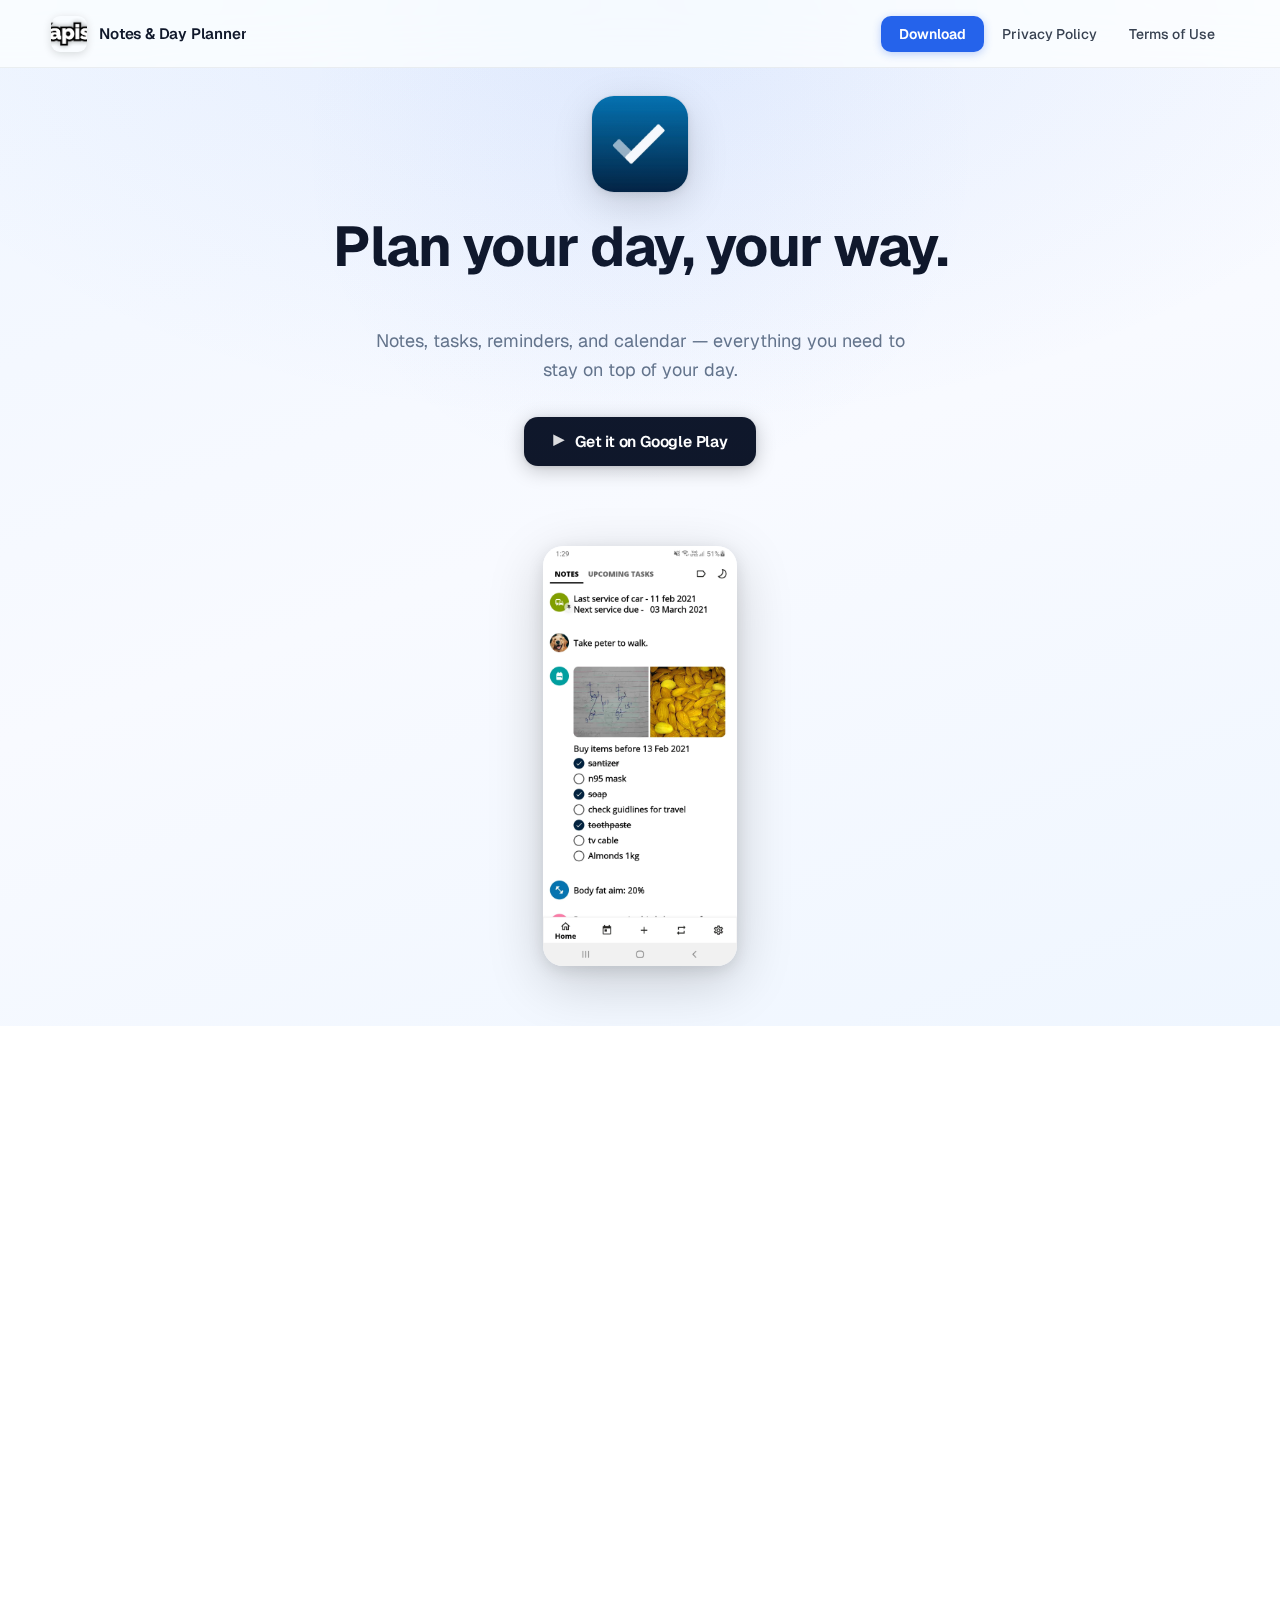
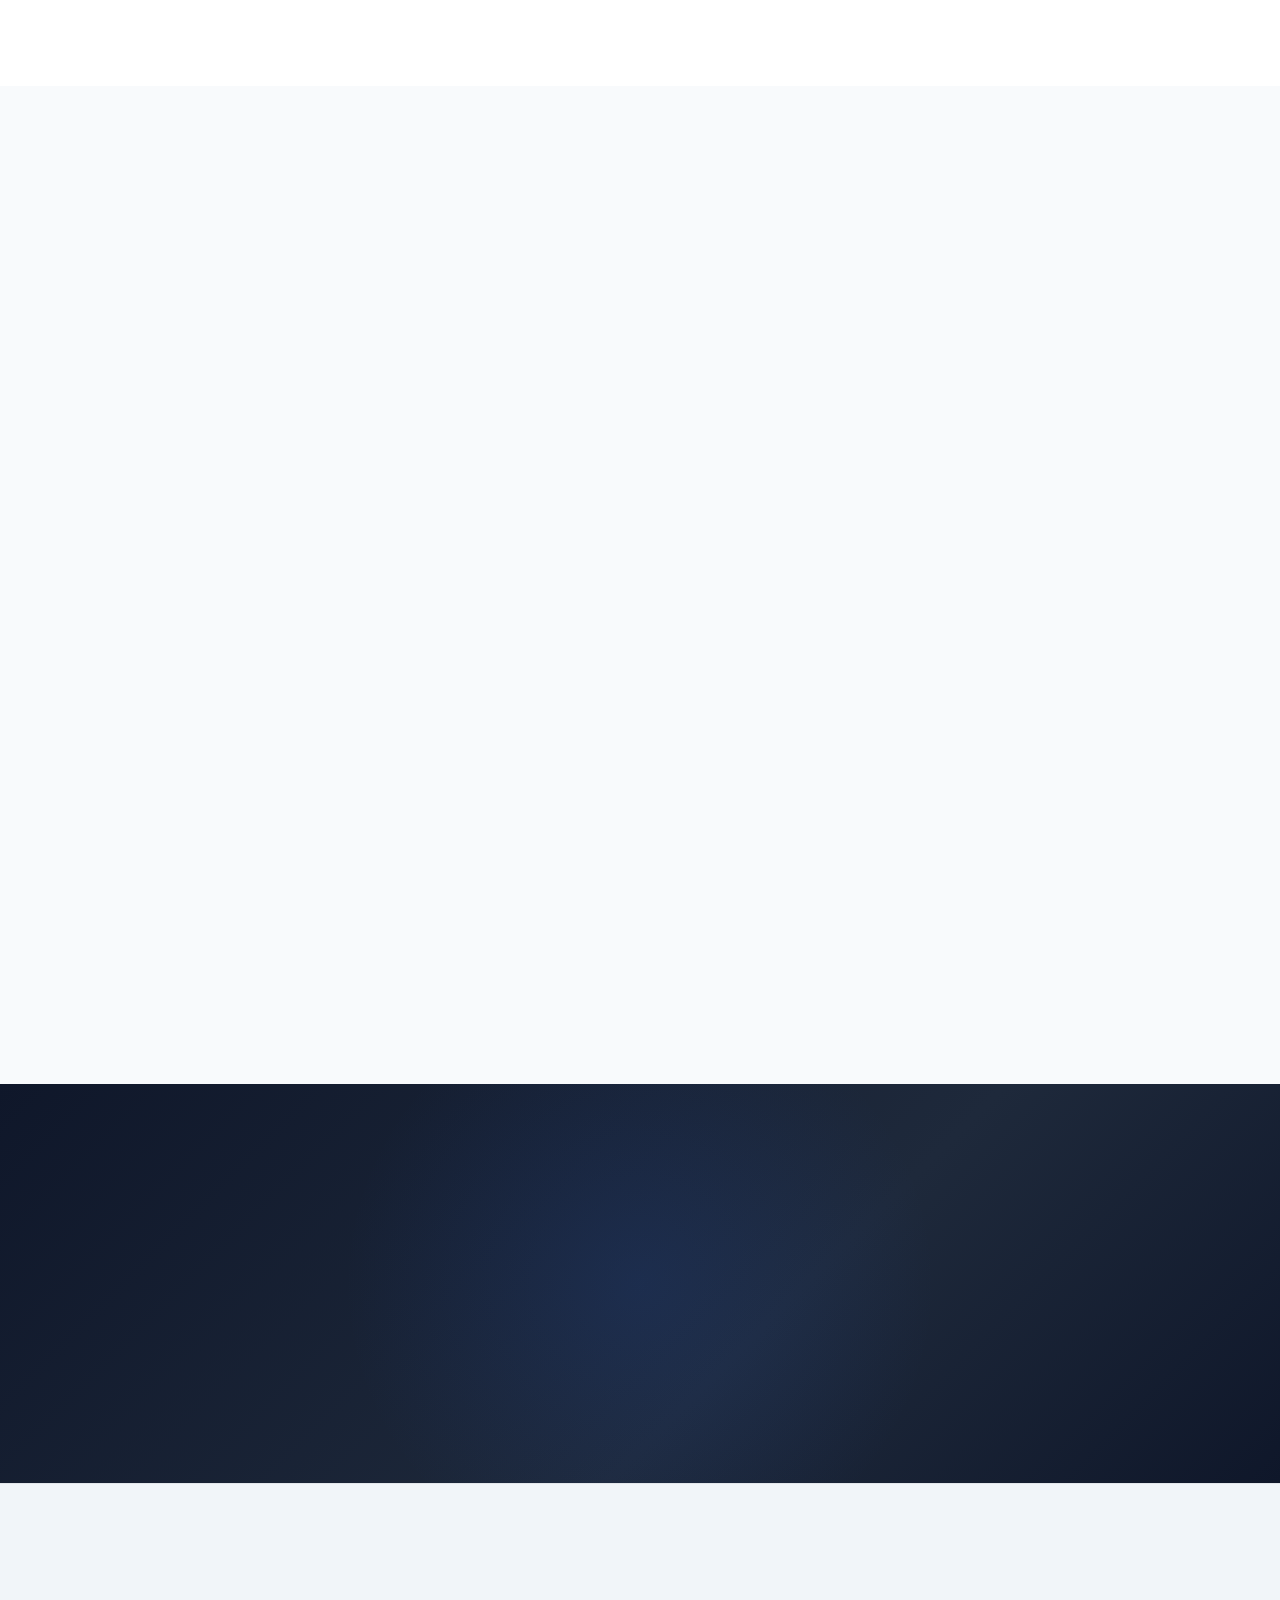
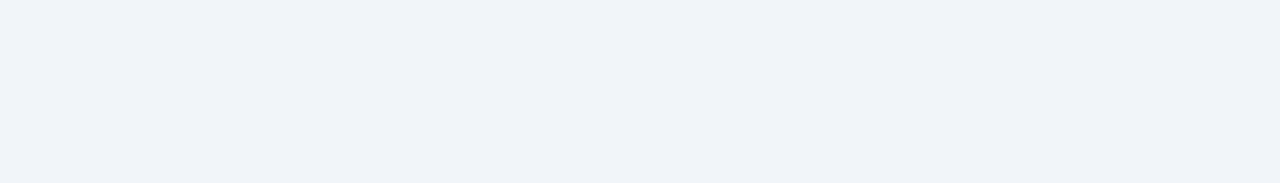
<file: notes-day-planner/index.html>
<!DOCTYPE html>
<html lang="en">

<head>
    <meta charset="UTF-8">
    <meta http-equiv="X-UA-Compatible" content="IE=edge">
    <meta name="viewport" content="width=device-width, initial-scale=1.0">
    <title>Notes &amp; Day Planner — Kapisa</title>
    <link rel="preconnect" href="https://fonts.googleapis.com">
    <link rel="preconnect" href="https://fonts.gstatic.com" crossorigin>
    <link href="https://fonts.googleapis.com/css2?family=Geist:wght@100..900&display=swap" rel="stylesheet">
    <link rel="stylesheet" href="../app_page_style.css">
    <link rel="icon" type="image/png" href="../images/n_p_icon.png">
</head>

<body>
    <div id="headandnav">

        <!-- ── Navbar ── -->
        <nav id="navbar">
            <a href="../index.html" class="nav-brand">
                <img src="../images/kapisa_icon.png" alt="Kapisa" class="nav-logo-img">
                <span class="nav-brand-name">Notes &amp; Day Planner</span>
            </a>
            <a href="https://play.google.com/store/apps/details?id=com.acelabs.fragmentlearn" class="nav-download-mobile" target="_blank" rel="noopener noreferrer">Download</a>
            <button class="nav-hamburger" id="nav-hamburger" aria-label="Toggle menu" aria-expanded="false">
                <span></span><span></span><span></span>
            </button>
            <ul id="nav-links">
                <li><a href="https://play.google.com/store/apps/details?id=com.acelabs.fragmentlearn" class="nav-cta" target="_blank" rel="noopener noreferrer">Download</a></li>
                <li><a href="privacy-policy.html">Privacy Policy</a></li>
                <li><a href="terms-and-conditions.html">Terms of Use</a></li>
            </ul>
        </nav>

        <!-- ── Hero ── -->
        <header id="mainbody">
            <img class="hero-app-icon" src="../images/n_p_icon.png" alt="Notes &amp; Day Planner">
            <h1 class="hero-title">Plan your day, your way.</h1>
            <p class="hero-subtitle">Notes, tasks, reminders, and calendar — everything you need to stay on top of your day.</p>
            <a href="https://play.google.com/store/apps/details?id=com.acelabs.fragmentlearn" class="btn-download" target="_blank" rel="noopener noreferrer">
                <span class="btn-icon">▶</span> Get it on Google Play
            </a>
            <div class="hero-screenshot-wrap">
                <img class="hero-screenshot-img" src="../images/screenshot_notes_planner.webp" alt="Notes &amp; Day Planner Screenshot">
            </div>
        </header>

    </div>

    <!-- ── About ── -->
    <section class="section-about">
        <div class="about-container">
            <div class="about-content">
                <span class="section-label reveal">About the app</span>
                <h1 class="section-title reveal">Plan your day,<br>your way.</h1>
                <p class="p reveal" style="text-align: left; max-width: 600px; margin-bottom: 24px;">Notes and Calendar Planner is your all-in-one productivity companion. Whether you're jotting down quick ideas, managing a to-do list, or planning your week ahead — this app has you covered with a clean, intuitive interface that stays out of your way.</p>
                <p class="p reveal" style="text-align: left; max-width: 600px;">Create notes in rich text or checklist format, organise tasks by priority, and set smart reminders so nothing slips through the cracks. Set recurring tasks for habits and enjoy a distraction-free experience designed to keep you focused.</p>
            </div>
            <div class="about-visual reveal">
                <div class="about-card-stack">
                    <div class="about-card">
                        <div class="about-card-icon">📝</div>
                        <div class="about-card-title">Rich Notes</div>
                        <div class="about-card-text">Write with formatting, checklists, and bullet points. Organise into folders and search instantly.</div>
                    </div>
                    <div class="about-card">
                        <div class="about-card-icon">🔔</div>
                        <div class="about-card-title">Smart Reminders</div>
                        <div class="about-card-text">Set smart alerts for any task or event. Never miss a deadline or an important moment again.</div>
                    </div>
                    <div class="about-card">
                        <div class="about-card-icon">🔁</div>
                        <div class="about-card-title">Recurring Tasks</div>
                        <div class="about-card-text">Build better habits with repeating tasks — set daily, weekly, or monthly recurrences with ease.</div>
                    </div>
                </div>
            </div>
        </div>
    </section>

    <!-- ── Features ── -->
    <div class="features-section">
        <div class="features-section-inner">
            <span class="section-label reveal">What's inside</span>
            <h1 class="section-title reveal" style="text-align:center;">Features</h1>
            <p class="reveal" style="text-align:center;font-size:1rem;color:#64748B;max-width:520px;margin:0 auto 52px;line-height:1.72;">Everything you need to stay organised and productive every single day.</p>
            <div class="features-grid">
                <div class="feature-mini-card reveal">
                    <div class="feature-icon-wrap">📝</div>
                    <p class="feature-card-name">Rich Notes</p>
                    <p class="feature-card-desc">Write notes with text formatting, checklists, and bullet points. Organise them into folders and search instantly.</p>
                </div>
                <div class="feature-mini-card reveal">
                    <div class="feature-icon-wrap">📅</div>
                    <p class="feature-card-name">Day Planner</p>
                    <p class="feature-card-desc">Plan your day hour by hour with a time-blocked schedule. Switch between daily, weekly, and monthly views.</p>
                </div>
                <div class="feature-mini-card reveal">
                    <div class="feature-icon-wrap">✅</div>
                    <p class="feature-card-name">Tasks &amp; To-dos</p>
                    <p class="feature-card-desc">Create task lists with due dates and priorities. Track completion and stay on top of your most important work.</p>
                </div>
                <div class="feature-mini-card reveal">
                    <div class="feature-icon-wrap">🔔</div>
                    <p class="feature-card-name">Reminders</p>
                    <p class="feature-card-desc">Set smart alerts for any task or event. Never miss a deadline or an important moment again.</p>
                </div>
                <div class="feature-mini-card reveal">
                    <div class="feature-icon-wrap">🔁</div>
                    <p class="feature-card-name">Recurring Tasks</p>
                    <p class="feature-card-desc">Build better habits with repeating tasks — set daily, weekly, or monthly recurrences with ease.</p>
                </div>
                <div class="feature-mini-card reveal">
                    <div class="feature-icon-wrap">🎨</div>
                    <p class="feature-card-name">Clean Interface</p>
                    <p class="feature-card-desc">A distraction-free, minimal design that puts your content first. Light and dark mode supported.</p>
                </div>
            </div>
        </div>
    </div>

    <!-- ── CTA ── -->
    <section class="cta-section">
        <h2 class="cta-title reveal">Ready to get organised?</h2>
        <p class="cta-body reveal">Download Notes &amp; Day Planner for free and take control of your day — starting now.</p>
        <a href="https://play.google.com/store/apps/details?id=com.acelabs.fragmentlearn" class="btn-download-light reveal" target="_blank" rel="noopener noreferrer">
            <span class="btn-icon">▶</span> Get it on Google Play
        </a>
    </section>

    <!-- ── Footer ── -->
    <footer id="connect">
        <div class="footer-inner reveal">
            <h4 id="connect_t">Connect.</h4>
            <p>
                <a href="mailto:acelabs64@gmail.com">acelabs64@gmail.com</a>
            </p>
            <p style="margin-top:8px;font-size:0.85rem;">
                <a href="privacy-policy.html">Privacy Policy</a>
                &nbsp;·&nbsp;
                <a href="terms-and-conditions.html">Terms of Use</a>
            </p>
        </div>
    </footer>

    <script src="../app_page.js"></script>
</body>

</html>
</file>
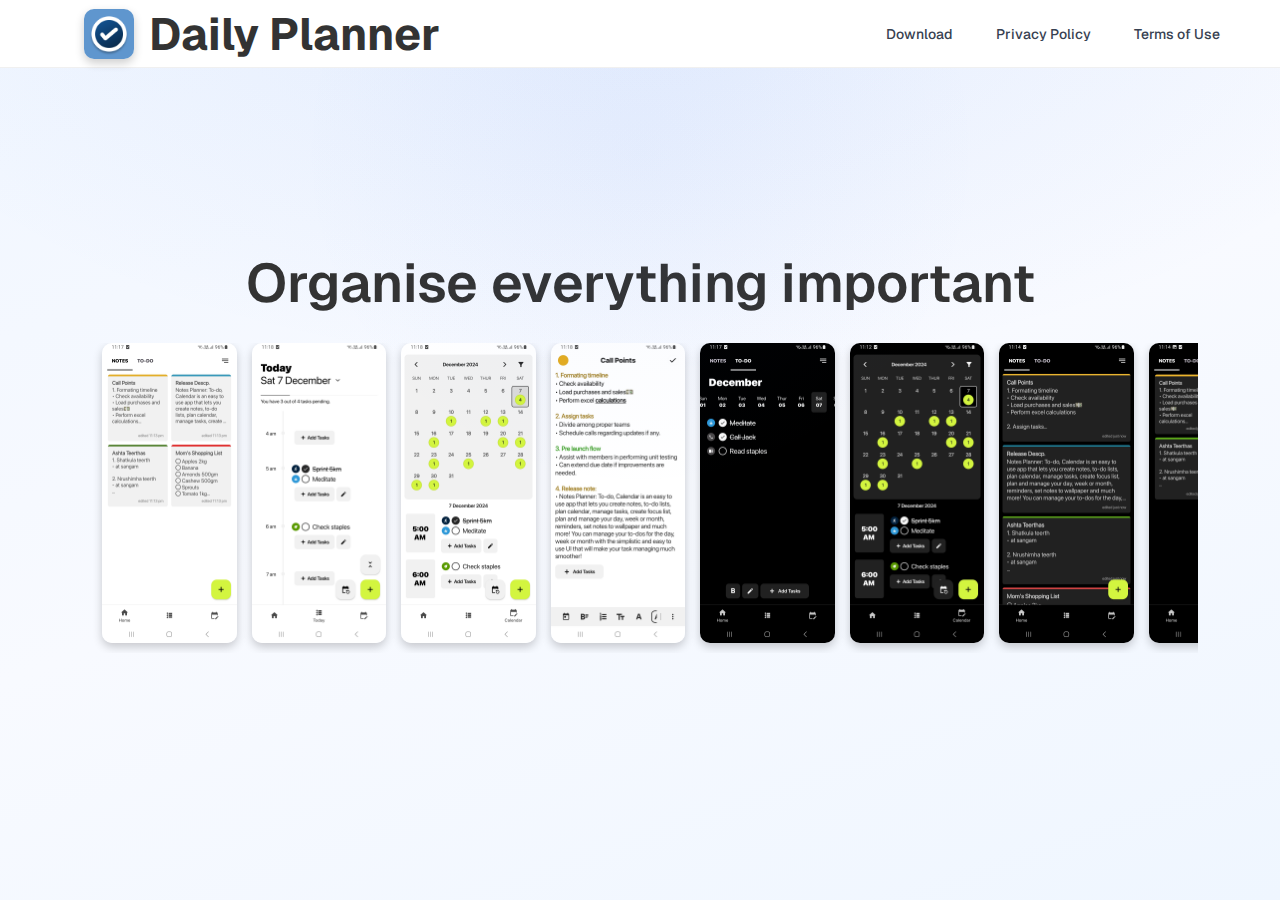
<file: app_page.html>
<!DOCTYPE html>
<html lang="en">

<head>
    <meta charset="UTF-8">
    <meta http-equiv="X-UA-Compatible" content="IE=edge">
    <meta name="viewport" content="width=device-width, initial-scale=1.0">
    <title>Kapisa</title>
    <link rel="preconnect" href="https://fonts.googleapis.com">
    <link rel="preconnect" href="https://fonts.gstatic.com" crossorigin>
    <link href="https://fonts.googleapis.com/css2?family=Geist:wght@100..900&display=swap" rel="stylesheet">
    <link rel="stylesheet" href="app_page_style.css">
    <link rel="icon" type="image/png" href="daily_planner_fevicon.png">
</head>
<!-- commit data -->

<body>
    <div id="headandnav">
        <nav style="display: flex; align-items: center; padding: 20px; background-color: #ffffff;">
            <div style="display: flex; align-items: center; gap: 15px; margin-left: 5vw;">
                <img src="daily_planner_icon.png" alt="Logo"
                    style="height: 50px; border-radius: 10px; box-shadow: 0 4px 10px rgba(0, 0, 0, 0.2);">
                <h1 style="font-size: 5vh; font-weight: bold; color: #333; font-family: 'Geist';">Daily Planner</h1>
            </div>
            <ul style="list-style: none; display: flex; gap: 15px; margin-right: 2vw; padding: 0;">
                <li><a href="https://play.google.com/store/apps/details?id=com.kapisa.notesApp"
                        id="connect">Download</a>
                </li>
                <li><a href="privacy_policy.html" id="privacy">Privacy Policy</a></li>
                <li><a href="terms_use.html">Terms of Use</a></li>
            </ul>
        </nav>

        <header id="mainbody"
            style="background-color: #f1f1f1; display: flex; flex-direction: column; align-items: center; padding: 20px 20px;">

            <!-- 🔹 App Name -->
            <!-- <h1
                style="color: #232323; font-family: 'Geist'; margin-bottom: -10px; font-size: 10vh; font-weight: bold; text-align: center;">
                Daily Planner
            </h1> -->
            <h1
                style="color: #333; font-family: 'Geist'; margin-bottom: 25px; font-size: 6vh; font-weight: 600; text-align: center;">
                Organise everything important
            </h1>

            <!-- 🔹 Scrollable Screenshot Row with Shadows -->
            <div
                style="display: flex; overflow-x: auto; gap: 15px; padding: 0 20px 10px 20px; max-width: 90%; box-sizing: border-box; overflow: auto; scrollbar-width: none; -ms-overflow-style: none;">

                <img src="image (2).jpg" alt="Screenshot 2"
                    style="height: 300px; border-radius: 10px; flex-shrink: 0; box-shadow: 0 4px 10px rgba(0, 0, 0, 0.2);">
                <img src="image (3).jpg" alt="Screenshot 3"
                    style="height: 300px; border-radius: 10px; flex-shrink: 0; box-shadow: 0 4px 10px rgba(0, 0, 0, 0.2);">
                <img src="image (4).jpg" alt="Screenshot 4"
                    style="height: 300px; border-radius: 10px; flex-shrink: 0; box-shadow: 0 4px 10px rgba(0, 0, 0, 0.2);">
                <img src="image (5).jpg" alt="Screenshot 1"
                    style="height: 300px; border-radius: 10px; flex-shrink: 0; box-shadow: 0 4px 10px rgba(0, 0, 0, 0.2);">
                <img src="image (1).jpg" alt="Screenshot 1"
                    style="height: 300px; border-radius: 10px; flex-shrink: 0; box-shadow: 0 4px 10px rgba(0, 0, 0, 0.2);">
                <img src="image (8).jpg" alt="Screenshot 2"
                    style="height: 300px; border-radius: 10px; flex-shrink: 0; box-shadow: 0 4px 10px rgba(0, 0, 0, 0.2);">
                <img src="image (9).jpg" alt="Screenshot 3"
                    style="height: 300px; border-radius: 10px; flex-shrink: 0; box-shadow: 0 4px 10px rgba(0, 0, 0, 0.2);">
                <img src="image (10).jpg" alt="Screenshot 4"
                    style="height: 300px; border-radius: 10px; flex-shrink: 0; box-shadow: 0 4px 10px rgba(0, 0, 0, 0.2);">

            </div>

        </header>

        <script>
            let index = 0;
            const carousel = document.getElementById("carousel");
            const total = carousel.children.length;

            function slide(dir) {
                index = (index + dir + total) % total;
                carousel.style.transform = `translateX(-${index * 100}%)`;
            }
        </script>

    </div>
</body>
<script src="app_page.js"></script>

</html>
</file>
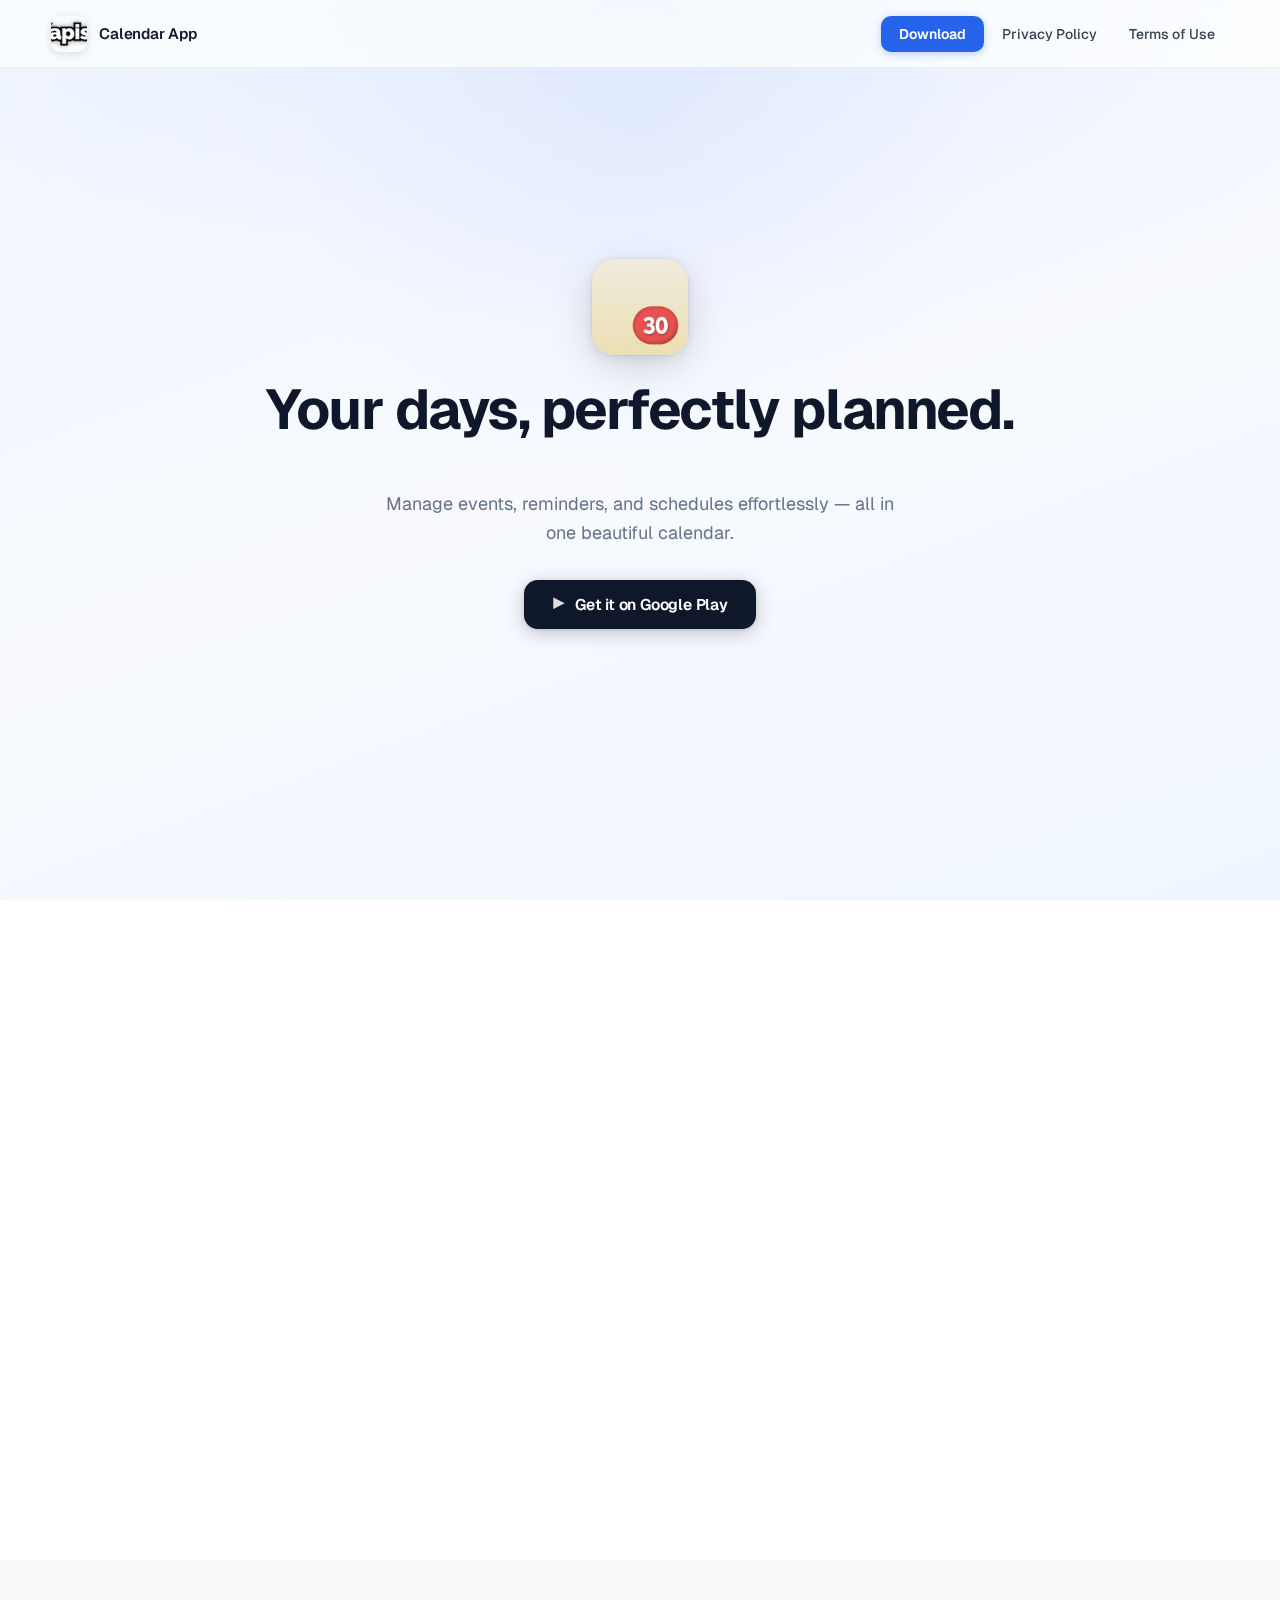
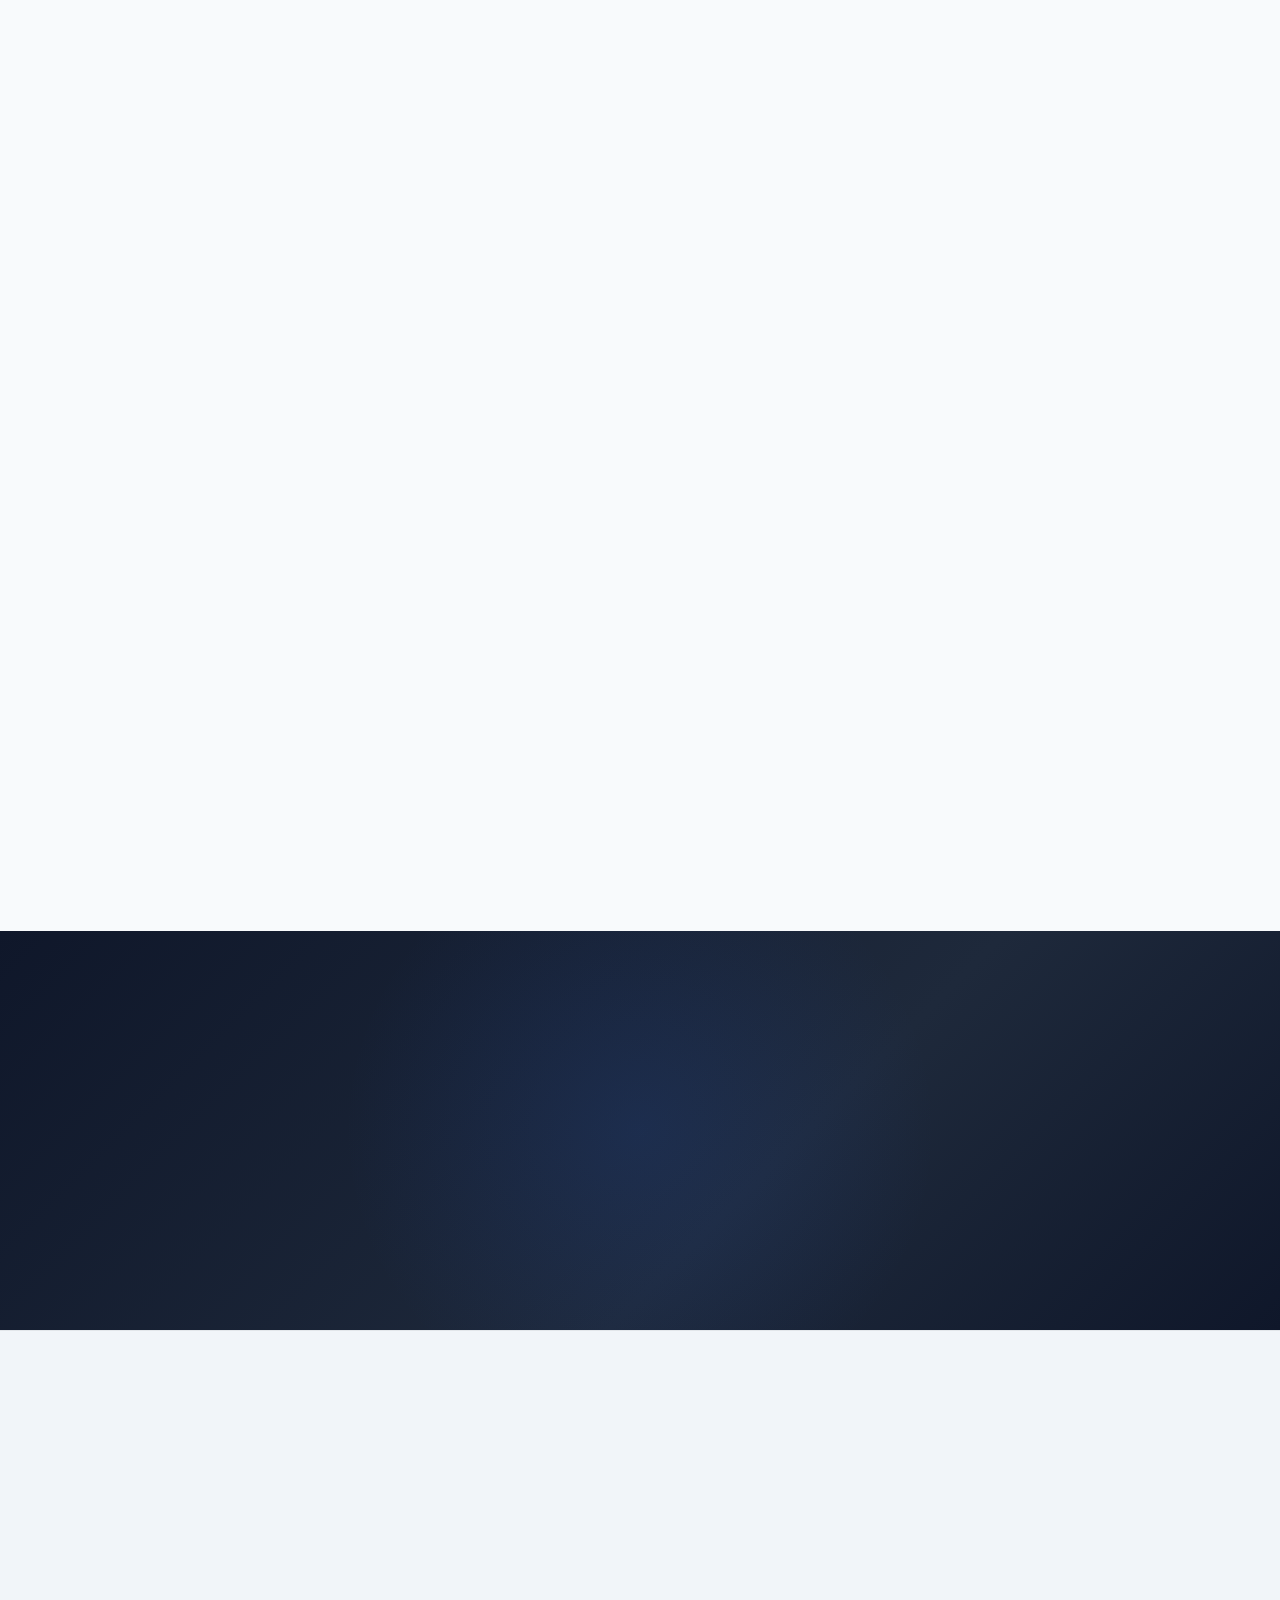
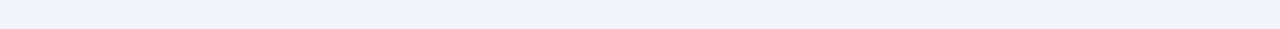
<file: calendarApp.html>
<!DOCTYPE html>
<html lang="en">

<head>
    <meta charset="UTF-8">
    <meta http-equiv="X-UA-Compatible" content="IE=edge">
    <meta name="viewport" content="width=device-width, initial-scale=1.0">
    <title>Calendar App — Kapisa</title>
    <link rel="preconnect" href="https://fonts.googleapis.com">
    <link rel="preconnect" href="https://fonts.gstatic.com" crossorigin>
    <link href="https://fonts.googleapis.com/css2?family=Geist:wght@100..900&display=swap" rel="stylesheet">
    <link rel="stylesheet" href="app_page_style.css">
    <link rel="icon" type="image/jpeg" href="images/calendar-app-logo.jpeg">
</head>

<body>
    <div id="headandnav">

        <!-- ── Navbar ── -->
        <nav id="navbar">
            <a href="index.html" class="nav-brand">
                <img src="images/kapisa_icon.png" alt="Kapisa" class="nav-logo-img">
                <span class="nav-brand-name">Calendar App</span>
            </a>
            <a href="https://play.google.com/store/apps/details?id=com.acelabs.calendarapp" class="nav-download-mobile" target="_blank" rel="noopener noreferrer">Download</a>
            <button class="nav-hamburger" id="nav-hamburger" aria-label="Toggle menu" aria-expanded="false">
                <span></span><span></span><span></span>
            </button>
            <ul id="nav-links">
                <li><a href="https://play.google.com/store/apps/details?id=com.acelabs.calendarapp" class="nav-cta" target="_blank" rel="noopener noreferrer">Download</a></li>
                <li><a href="calendarApp_privacy_policy.html">Privacy Policy</a></li>
                <li><a href="calendarApp_terms_use.html">Terms of Use</a></li>
            </ul>
        </nav>

        <!-- ── Hero ── -->
        <header id="mainbody">
            <img class="hero-app-icon" src="images/calendar-app-logo.jpeg" alt="Calendar App">
            <h1 class="hero-title">Your days, perfectly planned.</h1>
            <p class="hero-subtitle">Manage events, reminders, and schedules effortlessly — all in one beautiful calendar.</p>
            <a href="https://play.google.com/store/apps/details?id=com.acelabs.calendarapp" class="btn-download" target="_blank" rel="noopener noreferrer">
                <span class="btn-icon">▶</span> Get it on Google Play
            </a>
        </header>

    </div>

    <!-- ── About ── -->
    <section class="section-about">
        <div class="about-container">
            <div class="about-content">
                <span class="section-label reveal">About the app</span>
                <h1 class="section-title reveal">Your days,<br>perfectly planned.</h1>
                <p class="p reveal" style="text-align: left; max-width: 600px; margin-bottom: 24px;">Calendar App is a clean and intuitive scheduling tool that helps you stay on top of every event, deadline, and reminder. Whether you're managing a busy work week or planning personal milestones — everything is just a tap away.</p>
                <p class="p reveal" style="text-align: left; max-width: 600px;">Create events in seconds, set smart reminders, and view your schedule in daily, weekly, or monthly layouts. Calendar App keeps your time organized so you never miss what matters most.</p>
            </div>
            <div class="about-visual reveal">
                <div class="about-card-stack">
                    <div class="about-card">
                        <div class="about-card-icon">📅</div>
                        <div class="about-card-title">Smart Scheduling</div>
                        <div class="about-card-text">Quickly add events with dates, times, and notes. View everything at a glance across multiple calendar layouts.</div>
                    </div>
                    <div class="about-card">
                        <div class="about-card-icon">🔔</div>
                        <div class="about-card-title">Timely Reminders</div>
                        <div class="about-card-text">Never miss an important event. Set custom reminders and get notified exactly when you need to be.</div>
                    </div>
                    <div class="about-card">
                        <div class="about-card-icon">🎨</div>
                        <div class="about-card-title">Clean Interface</div>
                        <div class="about-card-text">A distraction-free design that makes navigating your schedule fast, simple, and enjoyable every day.</div>
                    </div>
                </div>
            </div>
        </div>
    </section>

    <!-- ── Features ── -->
    <div class="features-section">
        <div class="features-section-inner">
            <span class="section-label reveal">What's inside</span>
            <h1 class="section-title reveal" style="text-align:center;">Features</h1>
            <p class="reveal" style="text-align:center;font-size:1rem;color:#64748B;max-width:520px;margin:0 auto 52px;line-height:1.72;">Everything you need to plan, track, and manage your time effectively.</p>
            <div class="features-grid">
                <div class="feature-mini-card reveal">
                    <div class="feature-icon-wrap">📅</div>
                    <p class="feature-card-name">Event Management</p>
                    <p class="feature-card-desc">Create, edit, and delete events with full details — title, date, time, location, and personal notes.</p>
                </div>
                <div class="feature-mini-card reveal">
                    <div class="feature-icon-wrap">🔔</div>
                    <p class="feature-card-name">Smart Reminders</p>
                    <p class="feature-card-desc">Set reminders for any event and receive timely notifications so you're always prepared.</p>
                </div>
                <div class="feature-mini-card reveal">
                    <div class="feature-icon-wrap">🗓️</div>
                    <p class="feature-card-name">Multiple Views</p>
                    <p class="feature-card-desc">Switch between daily, weekly, and monthly views to see your schedule exactly the way you want.</p>
                </div>
                <div class="feature-mini-card reveal">
                    <div class="feature-icon-wrap">🔁</div>
                    <p class="feature-card-name">Recurring Events</p>
                    <p class="feature-card-desc">Set up daily, weekly, or monthly recurring events for habits, meetings, and routines.</p>
                </div>
                <div class="feature-mini-card reveal">
                    <div class="feature-icon-wrap">🎨</div>
                    <p class="feature-card-name">Color Coding</p>
                    <p class="feature-card-desc">Assign colors to events and categories for quick visual identification of your priorities.</p>
                </div>
                <div class="feature-mini-card reveal">
                    <div class="feature-icon-wrap">⚡</div>
                    <p class="feature-card-name">Fast &amp; Lightweight</p>
                    <p class="feature-card-desc">Launches instantly with minimal battery usage. A smooth experience even on older devices.</p>
                </div>
            </div>
        </div>
    </div>

    <!-- ── CTA ── -->
    <section class="cta-section">
        <h2 class="cta-title reveal">Take control of your time.</h2>
        <p class="cta-body reveal">Download Calendar App and start organizing your days, weeks, and months with ease.</p>
        <a href="https://play.google.com/store/apps/details?id=com.acelabs.calendarapp" class="btn-download-light reveal" target="_blank" rel="noopener noreferrer">
            <span class="btn-icon">▶</span> Get it on Google Play
        </a>
    </section>

    <!-- ── Footer ── -->
    <footer id="connect">
        <div class="footer-inner reveal">
            <h4 id="connect_t">Connect.</h4>
            <p>
                <a href="mailto:acelabs64@gmail.com">acelabs64@gmail.com</a>
            </p>
            <p style="margin-top:8px;font-size:0.85rem;">
                <a href="calendarApp_privacy_policy.html">Privacy Policy</a>
                &nbsp;·&nbsp;
                <a href="calendarApp_terms_use.html">Terms of Use</a>
            </p>
        </div>
    </footer>

    <script src="app_page.js"></script>
</body>

</html>
</file>
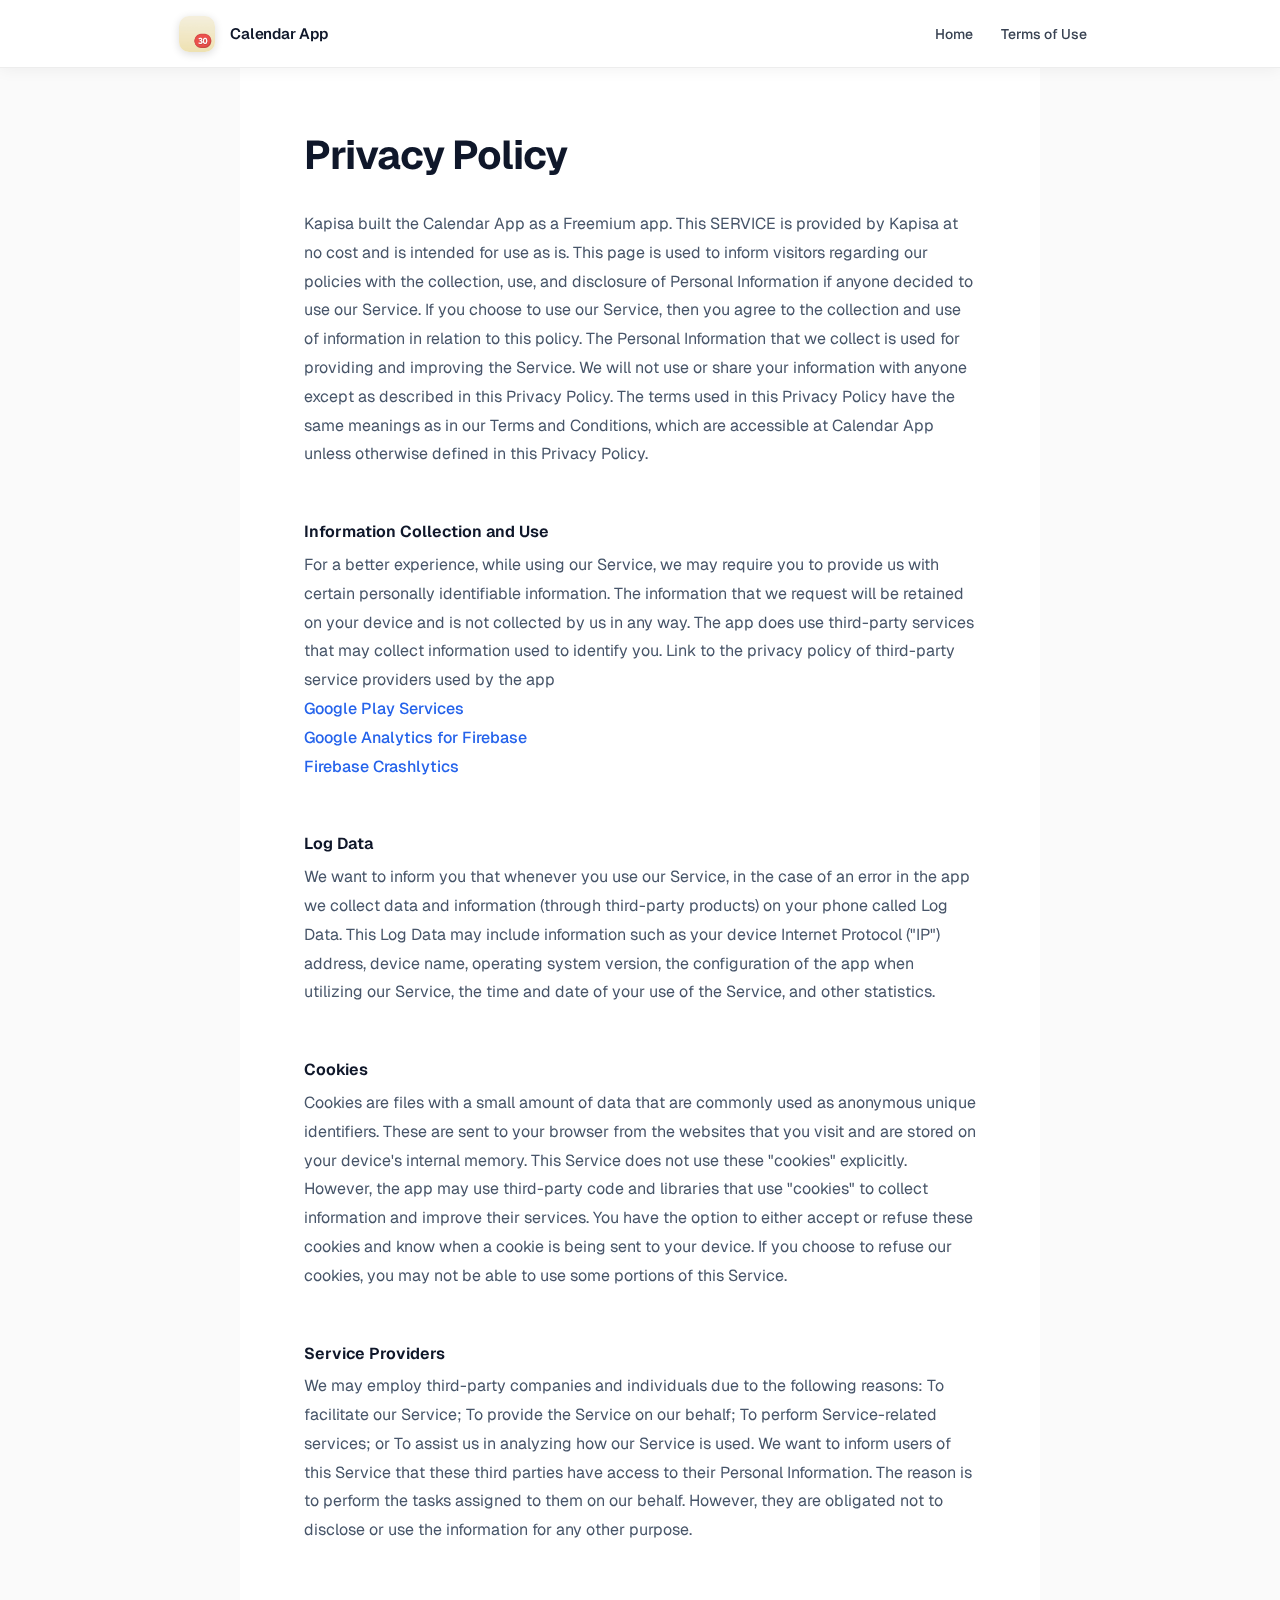
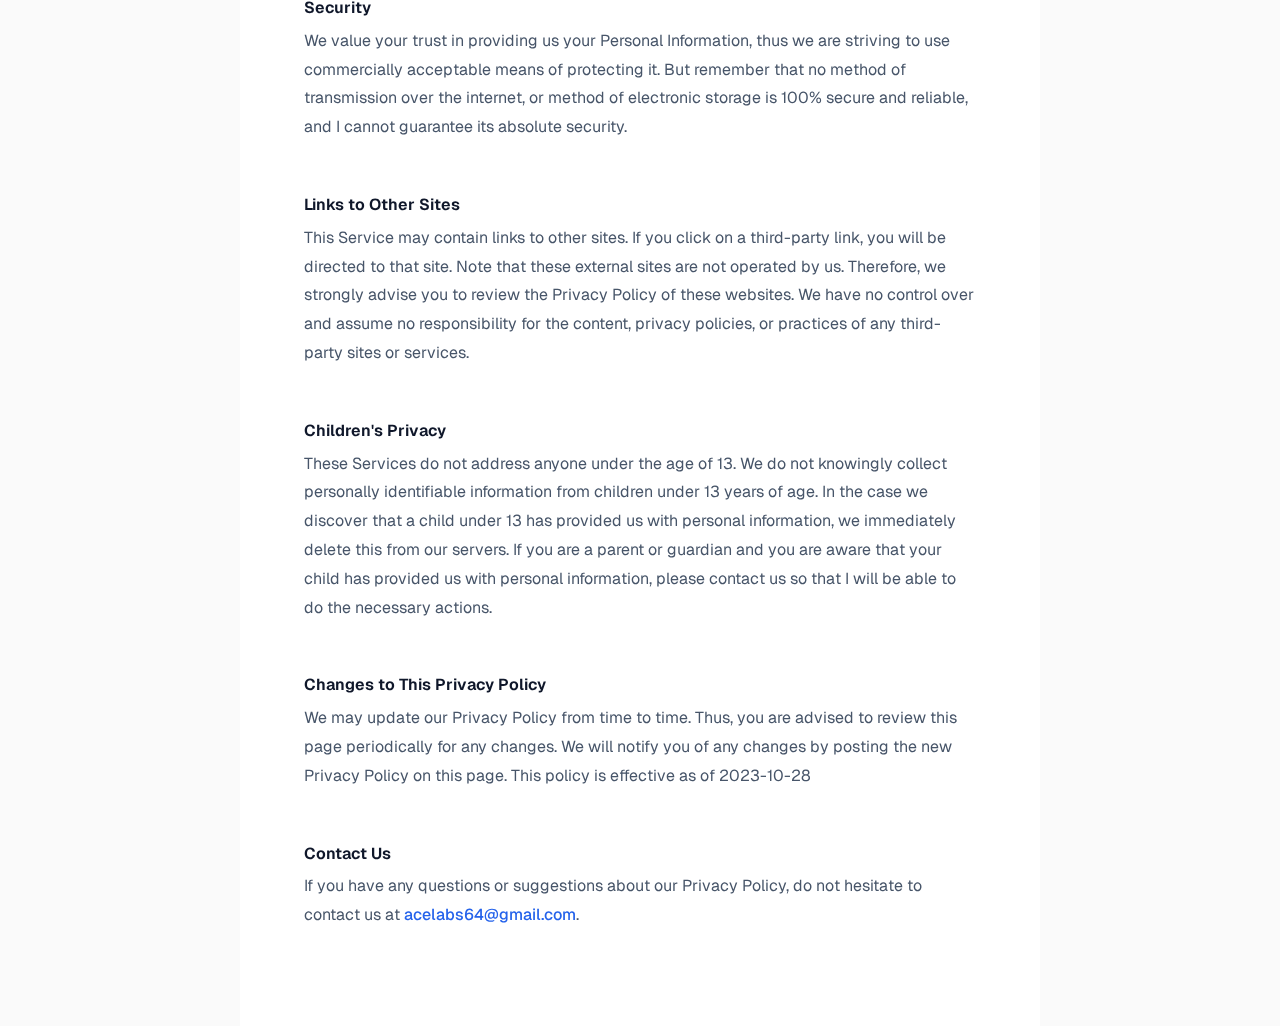
<file: calendarApp_privacy_policy.html>
<!DOCTYPE html>
<html lang="en">

<head>
    <meta charset="UTF-8">
    <meta http-equiv="X-UA-Compatible" content="IE=edge">
    <meta name="viewport" content="width=device-width, initial-scale=1.0">
    <title>Privacy Policy — Calendar App</title>
    <link rel="preconnect" href="https://fonts.googleapis.com">
    <link rel="preconnect" href="https://fonts.gstatic.com" crossorigin>
    <link href="https://fonts.googleapis.com/css2?family=Geist:wght@100..900&display=swap" rel="stylesheet">
    <link rel="stylesheet" href="privacy_policy_style.css">
    <link rel="icon" type="image/jpeg" href="images/calendar-app-logo.jpeg">
</head>

<body style="margin: 0; padding: 0; font-family: 'Geist', sans-serif;">

    <!-- Top Nav Bar -->
    <nav style="display: flex; align-items: center; padding-bottom: 0px; background-color: #ffffff; justify-content: space-between; position: relative; z-index: 1;">
        <div style="display: flex; align-items: center; gap: 15px; margin-left: 10vw;">
            <img src="images/calendar-app-logo.jpeg" alt="Logo" style="height: 50px; border-radius: 10px; box-shadow: 0 4px 10px rgba(0, 0, 0, 0.2);">
            <h1 style="font-size: 5vh; font-weight: bold; color: #333; font-family: 'Geist';">Calendar App</h1>
        </div>
        <ul style="list-style: none; display: flex; gap: 0px; margin-right: 10vw; padding: 0;">
            <li><a href="calendarApp.html" id="connect">Home</a></li>
            <li><a href="calendarApp_terms_use.html">Terms of Use</a></li>
        </ul>
    </nav>

    <!-- Main Content -->
    <main style="background-color: #f1f1f1; display: flex; flex-direction: column; align-items: flex-start; padding: 40px 10vw; box-sizing: border-box;">

        <h1 style="color: #232323; font-family: 'Geist'; margin-bottom: 20px; font-size: 6vh; font-weight: bold;">
            Privacy Policy
        </h1>

        <p style="font-size: 20px; line-height: 1.6; max-width: 70vw;">
            Kapisa built the Calendar App as a Freemium app. This SERVICE is provided by Kapisa at no cost and is
            intended for use as is.
            This page is used to inform visitors regarding our policies with the collection, use, and disclosure of
            Personal Information if anyone decided to use our Service.
            If you choose to use our Service, then you agree to the collection and use of information in relation to
            this policy. The Personal Information that we collect is used for providing and improving the Service. We
            will not use or share your information with anyone except as described in this Privacy Policy.
            The terms used in this Privacy Policy have the same meanings as in our Terms and Conditions, which are
            accessible at Calendar App unless otherwise defined in this Privacy Policy.
        </p>
        <br></br>

        <p style="font-size: 20px; line-height: 1.6; max-width: 70vw; font-weight: 700;">
            Information Collection and Use
        </p>
        <p style="font-size: 20px; line-height: 1.6; max-width: 70vw;">
            For a better experience, while using our Service, we may require you to provide us with certain personally
            identifiable information. The information that we request will be retained on your device and is not
            collected by us in any way.
            The app does use third-party services that may collect information used to identify you.
            Link to the privacy policy of third-party service providers used by the app
            <br></br>
            <a href="https://www.google.com/policies/privacy/" target="_blank">Google Play Services</a>
            <br></br><a href="https://firebase.google.com/support/privacy" target="_blank">Google Analytics for Firebase</a>
            <br></br><a href="https://firebase.google.com/support/privacy/" target="_blank">Firebase Crashlytics</a>
        </p>

        <br></br>

        <p style="font-size: 20px; line-height: 1.6; max-width: 70vw; font-weight: 700;">
            Log Data
        </p>
        <p style="font-size: 20px; line-height: 1.6; max-width: 70vw;">
            We want to inform you that whenever you use our Service, in the case of an error in the app we collect data
            and information (through third-party products) on your phone called Log Data. This Log Data may include
            information such as your device Internet Protocol ("IP") address, device name, operating system version, the
            configuration of the app when utilizing our Service, the time and date of your use of the Service, and other
            statistics.
        </p>

        <br></br>

        <p style="font-size: 20px; line-height: 1.6; max-width: 70vw; font-weight: 700;">
            Cookies
        </p>
        <p style="font-size: 20px; line-height: 1.6; max-width: 70vw;">
            Cookies are files with a small amount of data that are commonly used as anonymous unique identifiers. These
            are sent to your browser from the websites that you visit and are stored on your device's internal memory.
            This Service does not use these "cookies" explicitly. However, the app may use third-party code and
            libraries that use "cookies" to collect information and improve their services. You have the option to
            either accept or refuse these cookies and know when a cookie is being sent to your device. If you choose to
            refuse our cookies, you may not be able to use some portions of this Service.
        </p>

        <br></br>

        <p style="font-size: 20px; line-height: 1.6; max-width: 70vw; font-weight: 700;">
            Service Providers
        </p>
        <p style="font-size: 20px; line-height: 1.6; max-width: 70vw;">
            We may employ third-party companies and individuals due to the following reasons:
            To facilitate our Service;
            To provide the Service on our behalf;
            To perform Service-related services; or
            To assist us in analyzing how our Service is used.
            We want to inform users of this Service that these third parties have access to their Personal Information.
            The reason is to perform the tasks assigned to them on our behalf. However, they are obligated not to
            disclose or use the information for any other purpose.
        </p>

        <br></br>

        <p style="font-size: 20px; line-height: 1.6; max-width: 70vw; font-weight: 700;">
            Security
        </p>
        <p style="font-size: 20px; line-height: 1.6; max-width: 70vw;">
            We value your trust in providing us your Personal Information, thus we are striving to use commercially
            acceptable means of protecting it. But remember that no method of transmission over the internet, or method
            of electronic storage is 100% secure and reliable, and I cannot guarantee its absolute security.
        </p>

        <br></br>

        <p style="font-size: 20px; line-height: 1.6; max-width: 70vw; font-weight: 700;">
            Links to Other Sites
        </p>
        <p style="font-size: 20px; line-height: 1.6; max-width: 70vw;">
            This Service may contain links to other sites. If you click on a third-party link, you will be directed to
            that site. Note that these external sites are not operated by us. Therefore, we strongly advise you to
            review the Privacy Policy of these websites. We have no control over and assume no responsibility for the
            content, privacy policies, or practices of any third-party sites or services.
        </p>

        <br></br>

        <p style="font-size: 20px; line-height: 1.6; max-width: 70vw; font-weight: 700;">
            Children's Privacy
        </p>
        <p style="font-size: 20px; line-height: 1.6; max-width: 70vw;">
            These Services do not address anyone under the age of 13. We do not knowingly collect personally
            identifiable information from children under 13 years of age. In the case we discover that a child under 13
            has provided us with personal information, we immediately delete this from our servers. If you are a parent
            or guardian and you are aware that your child has provided us with personal information, please contact us
            so that I will be able to do the necessary actions.
        </p>

        <br></br>

        <p style="font-size: 20px; line-height: 1.6; max-width: 70vw; font-weight: 700;">
            Changes to This Privacy Policy
        </p>
        <p style="font-size: 20px; line-height: 1.6; max-width: 70vw;">
            We may update our Privacy Policy from time to time. Thus, you are advised to review this page periodically
            for any changes. We will notify you of any changes by posting the new Privacy Policy on this page.
            This policy is effective as of 2023-10-28
        </p>

        <br></br>

        <p style="font-size: 20px; line-height: 1.6; max-width: 70vw; font-weight: 700;">
            Contact Us
        </p>
        <p style="font-size: 20px; line-height: 1.6; max-width: 70vw;">
            If you have any questions or suggestions about our Privacy Policy, do not hesitate to contact us at
            <a href="mailto:acelabs64@gmail.com">acelabs64@gmail.com</a>.
        </p>

        <div style="height: 40vh;"></div>
    </main>

</body>

</html>
</file>
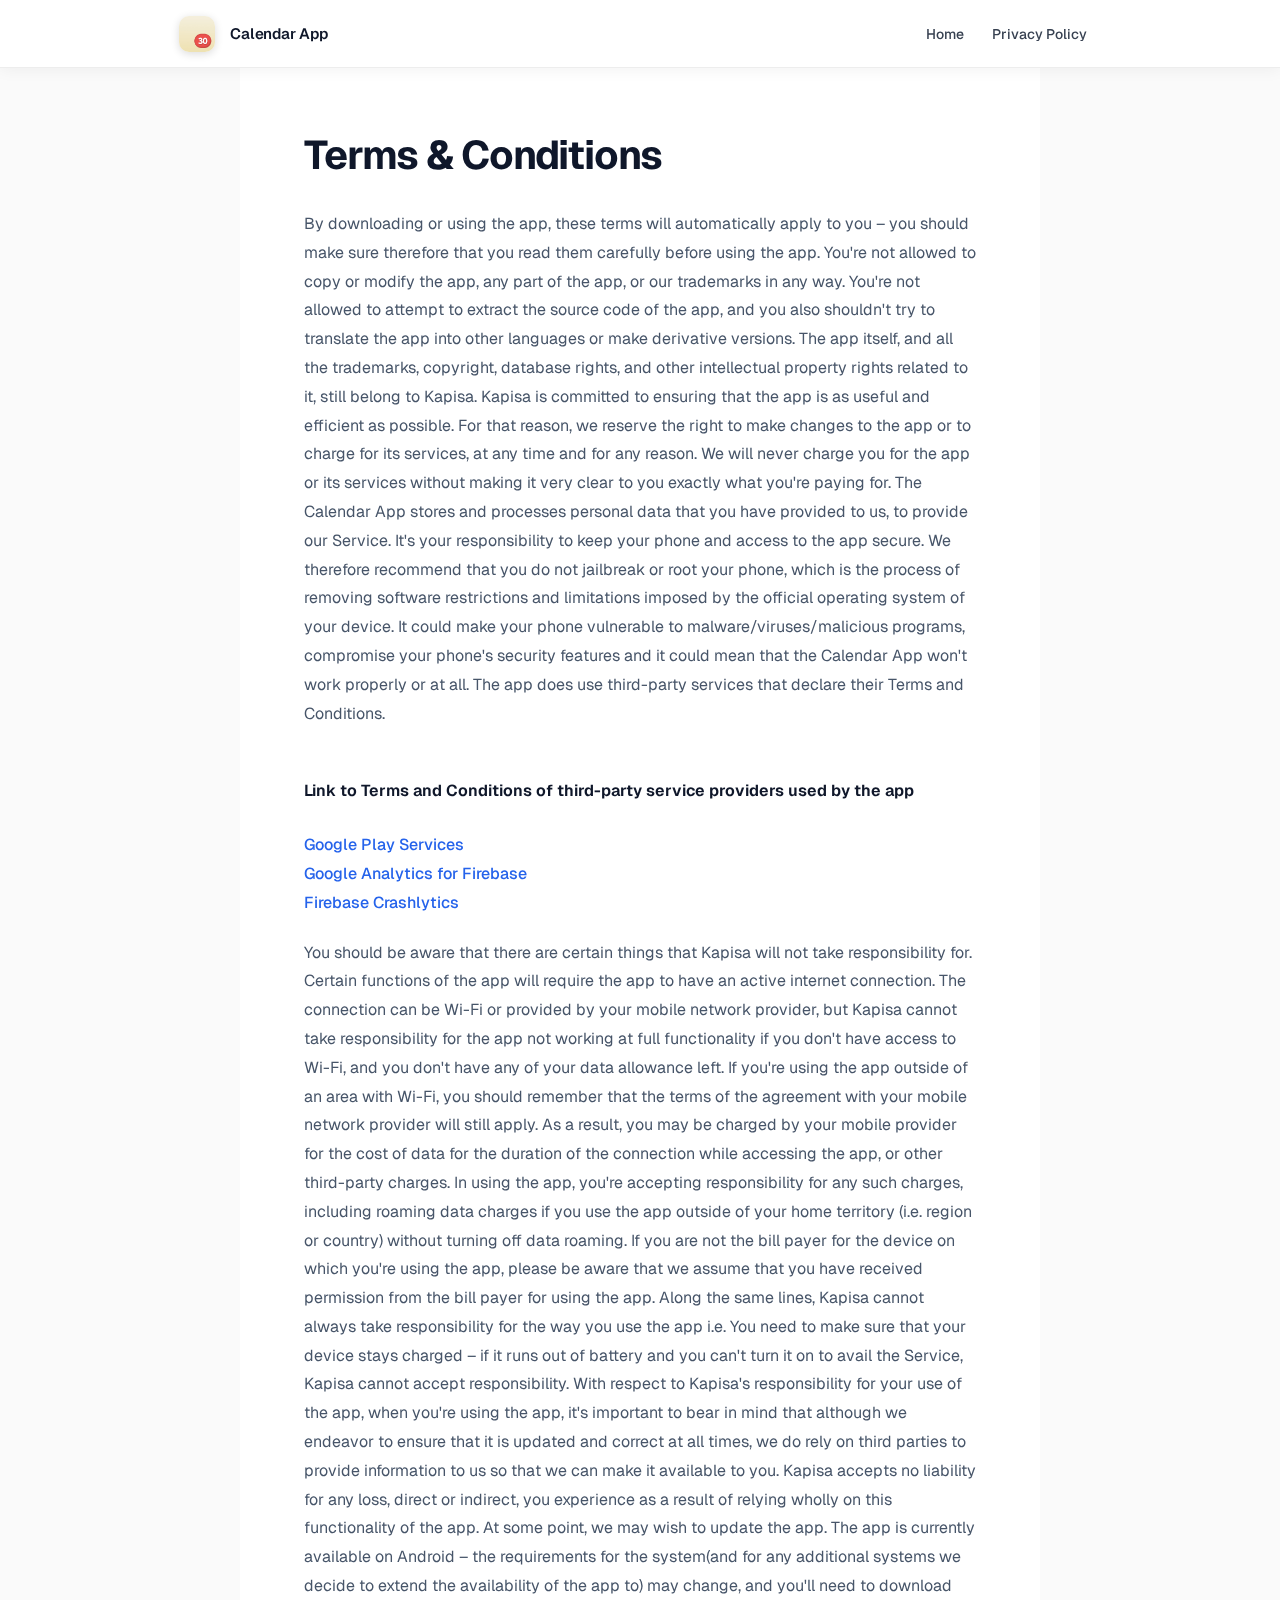
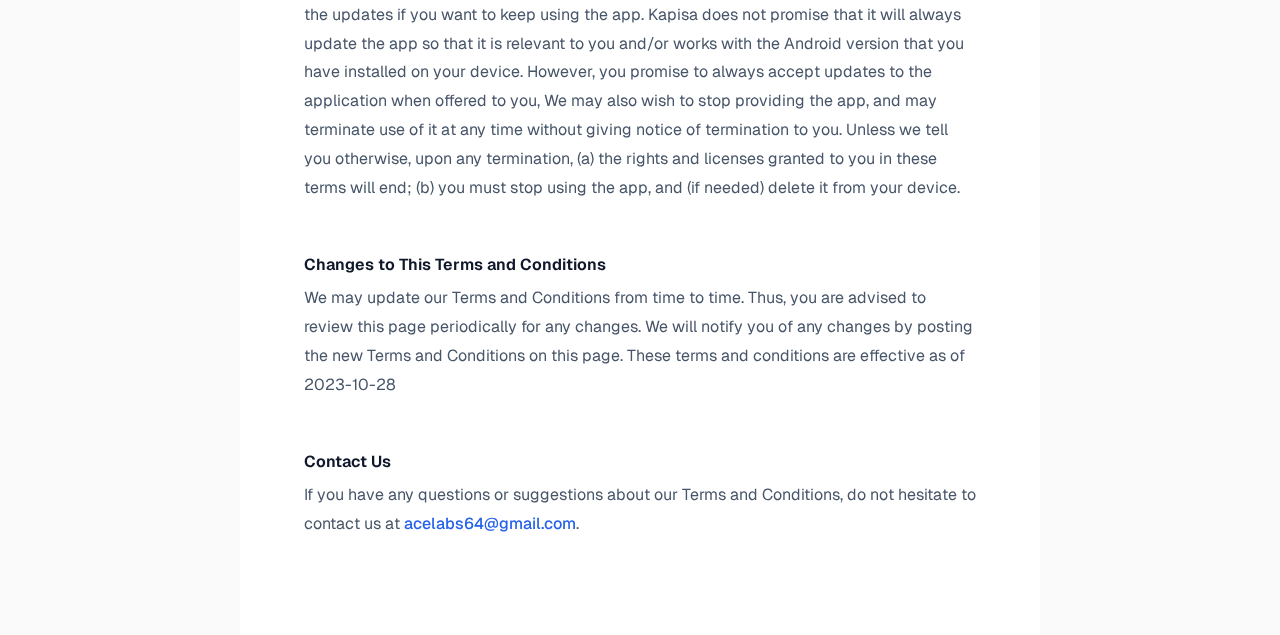
<file: calendarApp_terms_use.html>
<!DOCTYPE html>
<html lang="en">

<head>
    <meta charset="UTF-8">
    <meta http-equiv="X-UA-Compatible" content="IE=edge">
    <meta name="viewport" content="width=device-width, initial-scale=1.0">
    <title>Terms of Use — Calendar App</title>
    <link rel="preconnect" href="https://fonts.googleapis.com">
    <link rel="preconnect" href="https://fonts.gstatic.com" crossorigin>
    <link href="https://fonts.googleapis.com/css2?family=Geist:wght@100..900&display=swap" rel="stylesheet">
    <link rel="stylesheet" href="privacy_policy_style.css">
    <link rel="icon" type="image/jpeg" href="images/calendar-app-logo.jpeg">
</head>

<body style="margin: 0; padding: 0; font-family: 'Geist', sans-serif;">

    <!-- Top Nav Bar -->
    <nav style="display: flex; align-items: center; padding-bottom: 0px; background-color: #ffffff; justify-content: space-between; position: relative; z-index: 1;">
        <div style="display: flex; align-items: center; gap: 15px; margin-left: 10vw;">
            <img src="images/calendar-app-logo.jpeg" alt="Logo" style="height: 50px; border-radius: 10px; box-shadow: 0 4px 10px rgba(0, 0, 0, 0.2);">
            <h1 style="font-size: 5vh; font-weight: bold; color: #333; font-family: 'Geist';">Calendar App</h1>
        </div>
        <ul style="list-style: none; display: flex; gap: 0px; margin-right: 10vw; padding: 0;">
            <li><a href="calendarApp.html" id="connect">Home</a></li>
            <li><a href="calendarApp_privacy_policy.html">Privacy Policy</a></li>
        </ul>
    </nav>

    <!-- Main Content -->
    <main style="background-color: #f1f1f1; display: flex; flex-direction: column; align-items: flex-start; padding: 40px 10vw; box-sizing: border-box;">

        <h1 style="color: #232323; font-family: 'Geist'; margin-bottom: 20px; font-size: 6vh; font-weight: bold;">
            Terms &amp; Conditions
        </h1>

        <p style="font-size: 20px; line-height: 1.6; max-width: 70vw;">
        <p style="font-size: 20px; line-height: 1.6; max-width: 70vw;">
            By downloading or using the app, these terms will automatically apply to you – you should make sure
            therefore that you read them carefully before using the app. You're not allowed to copy or modify the app,
            any part of the app, or our trademarks in any way. You're not allowed to attempt to extract the source code
            of the app, and you also shouldn't try to translate the app into other languages or make derivative
            versions. The app itself, and all the trademarks, copyright, database rights, and other intellectual
            property rights related to it, still belong to Kapisa.
            Kapisa is committed to ensuring that the app is as useful and efficient as possible. For that reason, we
            reserve the right to make changes to the app or to charge for its services, at any time and for any reason.
            We will never charge you for the app or its services without making it very clear to you exactly what you're
            paying for.
            The Calendar App stores and processes personal data that you have provided to us, to provide our
            Service. It's your responsibility to keep your phone and access to the app secure. We therefore recommend
            that you do not jailbreak or root your phone, which is the process of removing software restrictions and
            limitations imposed by the official operating system of your device. It could make your phone vulnerable to
            malware/viruses/malicious programs, compromise your phone's security features and it could mean that the
            Calendar App won't work properly or at all.
            The app does use third-party services that declare their Terms and Conditions.
        </p>

        <br></br>
        <p style="font-size: 20px; line-height: 1.6; max-width: 70vw; font-weight: 700;">
            Link to Terms and Conditions of third-party service providers used by the app
        </p>
        <br></br>

        <p style="font-size: 20px; line-height: 1.6; max-width: 70vw;">
            <a href="https://www.google.com/policies/privacy/" target="_blank">Google Play Services</a>
            <br></br><a href="https://firebase.google.com/support/privacy" target="_blank">Google Analytics for Firebase</a>
            <br></br><a href="https://firebase.google.com/support/privacy/" target="_blank">Firebase Crashlytics</a>
        </p>

        <br></br>

        <p style="font-size: 20px; line-height: 1.6; max-width: 70vw;">
            You should be aware that there are certain things that Kapisa will not take responsibility for. Certain
            functions of the app will require the app to have an active internet connection. The connection can be Wi-Fi
            or provided by your mobile network provider, but Kapisa cannot take responsibility for the app not working
            at full functionality if you don't have access to Wi-Fi, and you don't have any of your data allowance left.
            If you're using the app outside of an area with Wi-Fi, you should remember that the terms of the agreement
            with your mobile network provider will still apply. As a result, you may be charged by your mobile provider
            for the cost of data for the duration of the connection while accessing the app, or other third-party
            charges. In using the app, you're accepting responsibility for any such charges, including roaming data
            charges if you use the app outside of your home territory (i.e. region or country) without turning off data
            roaming. If you are not the bill payer for the device on which you're using the app, please be aware that we
            assume that you have received permission from the bill payer for using the app.
            Along the same lines, Kapisa cannot always take responsibility for the way you use the app i.e. You need to
            make sure that your device stays charged – if it runs out of battery and you can't turn it on to avail the
            Service, Kapisa cannot accept responsibility.
            With respect to Kapisa's responsibility for your use of the app, when you're using the app, it's important
            to bear in mind that although we endeavor to ensure that it is updated and correct at all times, we do rely
            on third parties to provide information to us so that we can make it available to you. Kapisa accepts no
            liability for any loss, direct or indirect, you experience as a result of relying wholly on this
            functionality of the app.
            At some point, we may wish to update the app. The app is currently available on Android – the requirements
            for the system(and for any additional systems we decide to extend the availability of the app to) may
            change, and you'll need to download the updates if you want to keep using the app. Kapisa does not promise
            that it will always update the app so that it is relevant to you and/or works with the Android version that
            you have installed on your device. However, you promise to always accept updates to the application when
            offered to you, We may also wish to stop providing the app, and may terminate use of it at any time without
            giving notice of termination to you. Unless we tell you otherwise, upon any termination, (a) the rights and
            licenses granted to you in these terms will end; (b) you must stop using the app, and (if needed) delete it
            from your device.
        </p>

        <br></p>

        <p style="font-size: 20px; line-height: 1.6; max-width: 70vw; font-weight: 700;">
            Changes to This Terms and Conditions
        </p>
        <p style="font-size: 20px; line-height: 1.6; max-width: 70vw;">
            We may update our Terms and Conditions from time to time. Thus, you are advised to review this page
            periodically for any changes. We will notify you of any changes by posting the new Terms and Conditions on
            this page.
            These terms and conditions are effective as of 2023-10-28
        </p>

        <br></br>

        <p style="font-size: 20px; line-height: 1.6; max-width: 70vw; font-weight: 700;">
            Contact Us
        </p>
        <p style="font-size: 20px; line-height: 1.6; max-width: 70vw;">
            If you have any questions or suggestions about our Terms and Conditions, do not hesitate to contact us at
            <a href="mailto:acelabs64@gmail.com">acelabs64@gmail.com</a>.
        </p>

        <div style="height: 40vh;"></div>
    </main>

</body>

</html>
</file>
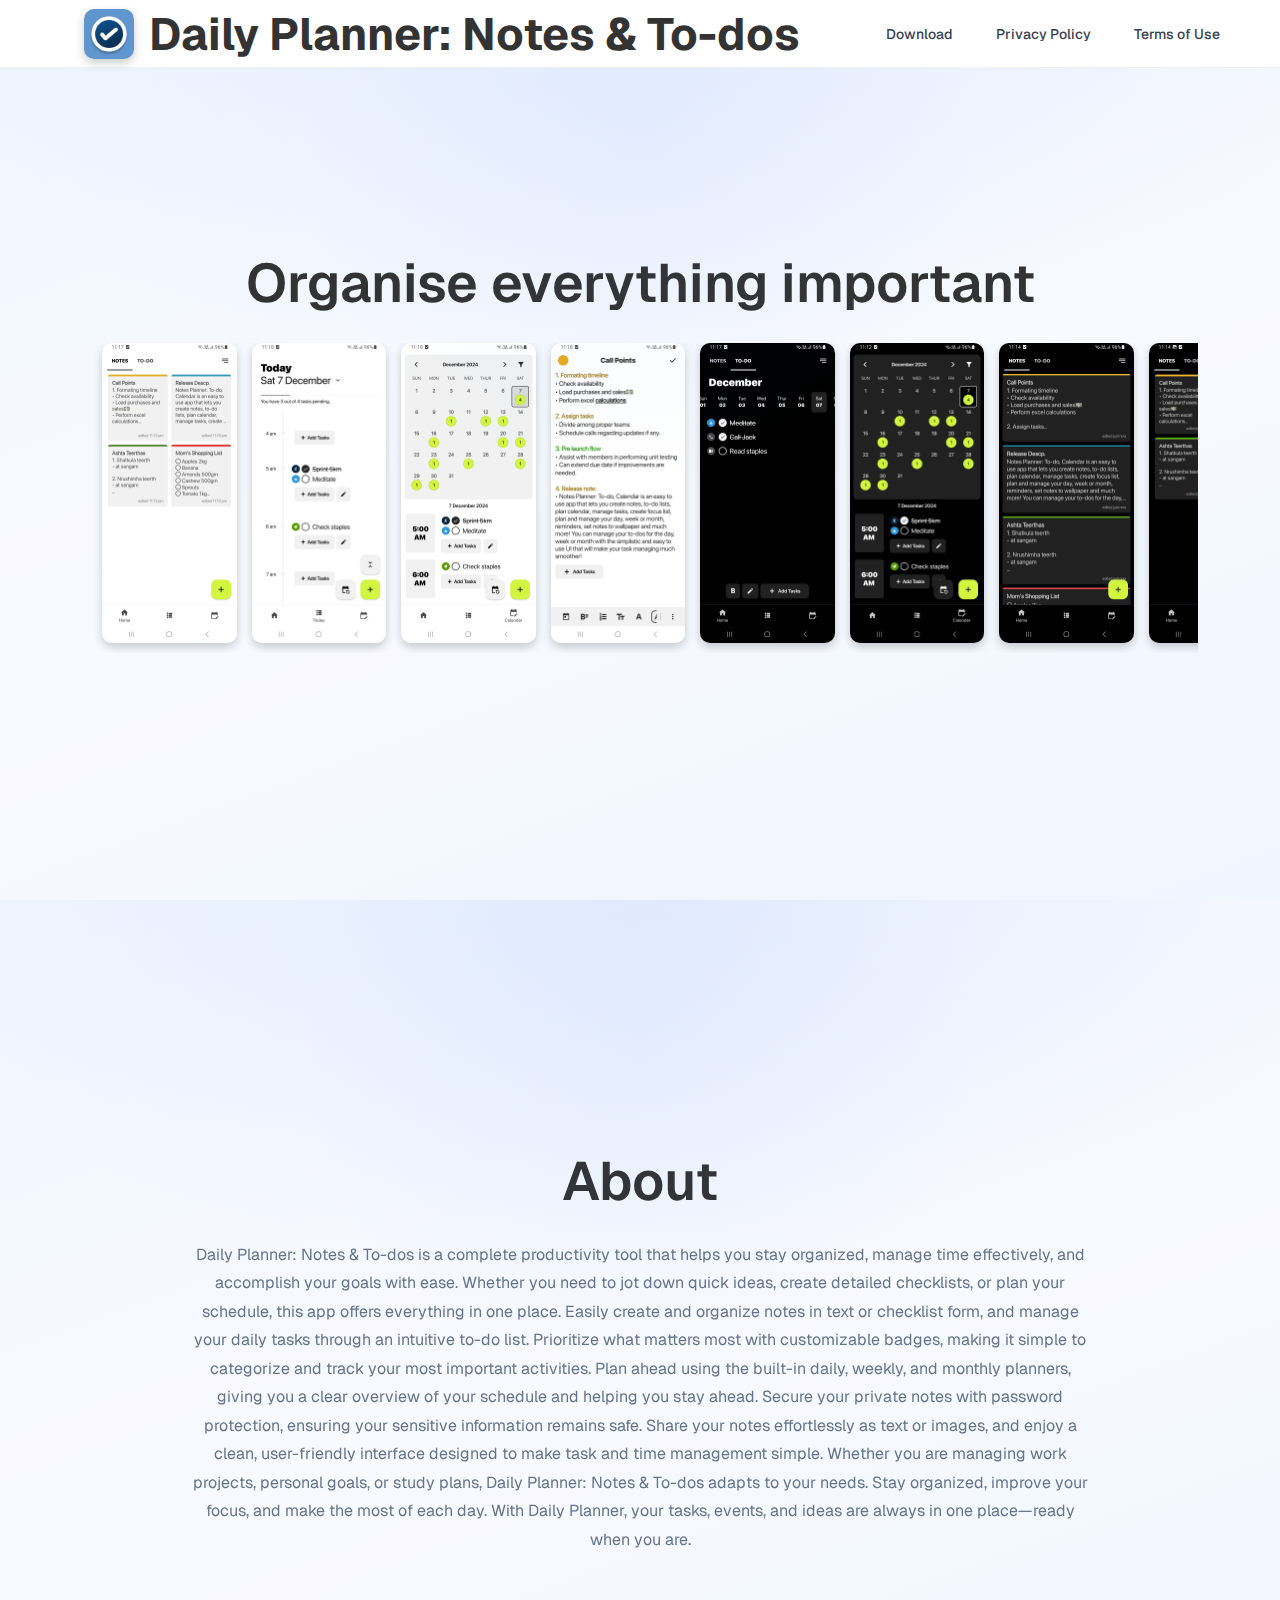
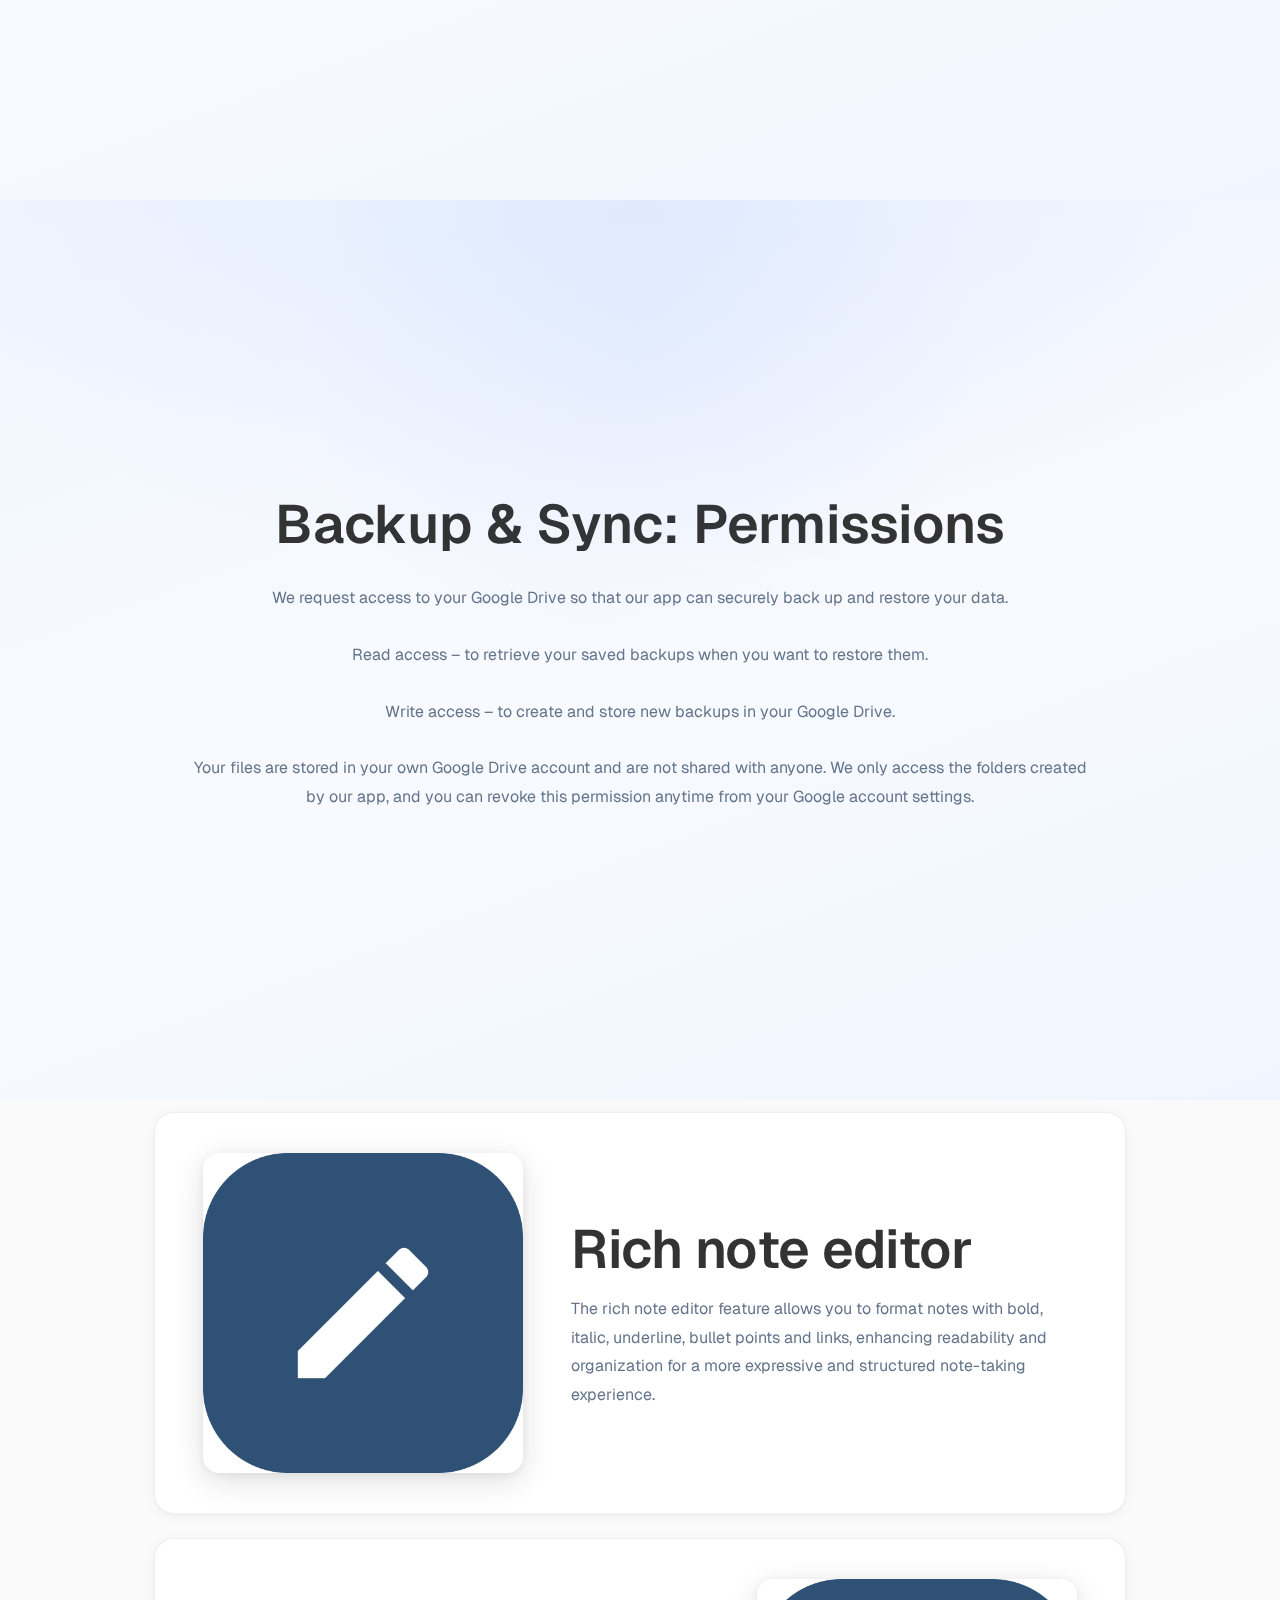
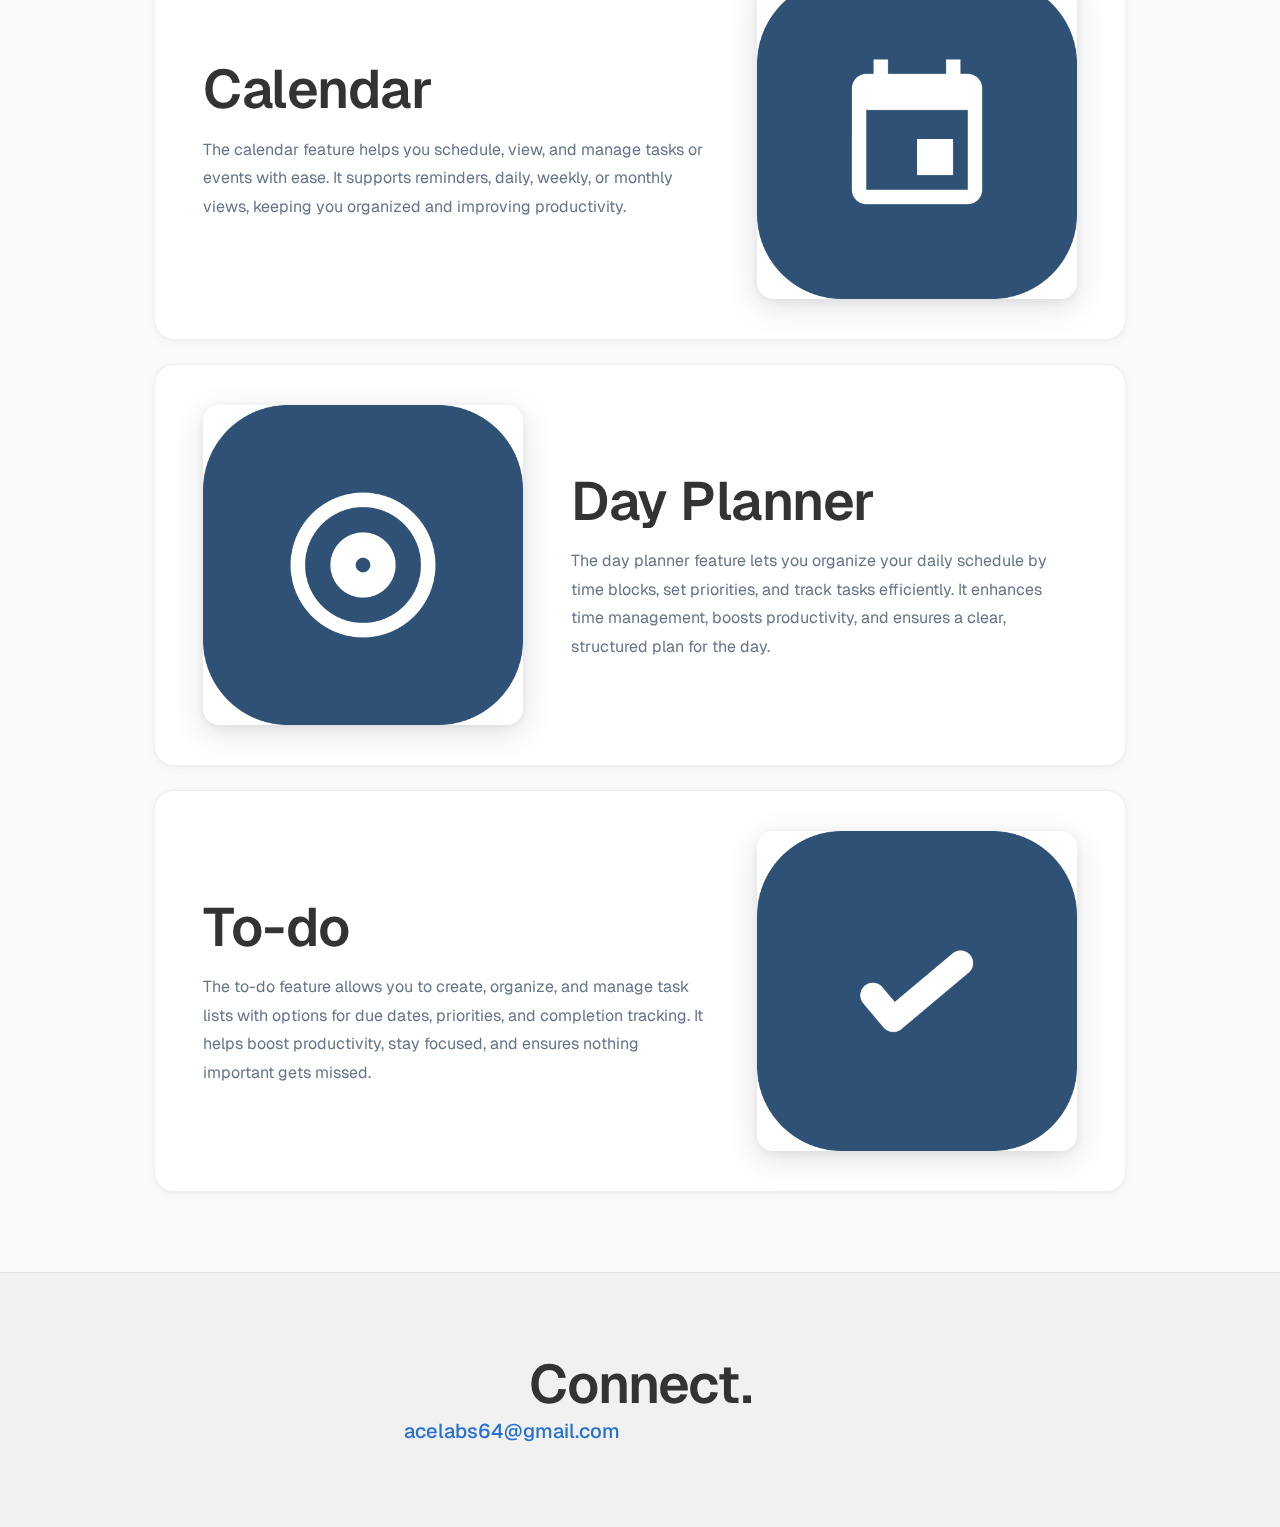
<file: dailyPlanner.html>
<!DOCTYPE html>
<html lang="en">

<head>
    <meta charset="UTF-8">
    <meta http-equiv="X-UA-Compatible" content="IE=edge">
    <meta name="viewport" content="width=device-width, initial-scale=1.0">
    <title>Kapisa</title>
    <link rel="preconnect" href="https://fonts.googleapis.com">
    <link rel="preconnect" href="https://fonts.gstatic.com" crossorigin>
    <link href="https://fonts.googleapis.com/css2?family=Geist:wght@100..900&display=swap" rel="stylesheet">
    <link rel="stylesheet" href="app_page_style.css">
    <link rel="icon" type="image/png" href="daily_planner_fevicon.png">
</head>
<!-- commit data -->

<body>
    <div id="headandnav">
        <nav style="display: flex; align-items: center; padding: 20px; background-color: #ffffff;">
            <div style="display: flex; align-items: center; gap: 15px; margin-left: 5vw;">
                <img src="daily_planner_icon.png" alt="Logo"
                    style="height: 50px; border-radius: 10px; box-shadow: 0 4px 10px rgba(0, 0, 0, 0.2);">
                <h1 style="font-size: 5vh; font-weight: bold; color: #333; font-family: 'Geist';">Daily Planner: Notes &
                    To-dos</h1>
            </div>
            <ul style="list-style: none; display: flex; gap: 15px; margin-right: 2vw; padding: 0;">
                <li><a href="https://play.google.com/store/apps/details?id=com.kapisa.notesApp"
                        id="connect">Download</a>
                </li>
                <li><a href="privacy_policy.html" id="privacy">Privacy Policy</a></li>
                <li><a href="terms_use.html">Terms of Use</a></li>
            </ul>
        </nav>

        <header id="mainbody"
            style="background-color: #f1f1f1; display: flex; flex-direction: column; align-items: center; padding: 20px 20px;">

            <!-- 🔹 App Name -->
            <!-- <h1
                style="color: #232323; font-family: 'Geist'; margin-bottom: -10px; font-size: 10vh; font-weight: bold; text-align: center;">
                Daily Planner
            </h1> -->
            <h1
                style="color: #333; font-family: 'Geist'; margin-bottom: 25px; font-size: 6vh; font-weight: 600; text-align: center;">
                Organise everything important
            </h1>

            <!-- 🔹 Scrollable Screenshot Row with Shadows -->
            <div
                style="display: flex; overflow-x: auto; gap: 15px; padding: 0 20px 10px 20px; max-width: 90%; box-sizing: border-box; overflow: auto; scrollbar-width: none; -ms-overflow-style: none;">

                <img src="image (2).jpg" alt="Screenshot 2"
                    style="height: 300px; border-radius: 10px; flex-shrink: 0; box-shadow: 0 4px 10px rgba(0, 0, 0, 0.2);">
                <img src="image (3).jpg" alt="Screenshot 3"
                    style="height: 300px; border-radius: 10px; flex-shrink: 0; box-shadow: 0 4px 10px rgba(0, 0, 0, 0.2);">
                <img src="image (4).jpg" alt="Screenshot 4"
                    style="height: 300px; border-radius: 10px; flex-shrink: 0; box-shadow: 0 4px 10px rgba(0, 0, 0, 0.2);">
                <img src="image (5).jpg" alt="Screenshot 1"
                    style="height: 300px; border-radius: 10px; flex-shrink: 0; box-shadow: 0 4px 10px rgba(0, 0, 0, 0.2);">
                <img src="image (1).jpg" alt="Screenshot 1"
                    style="height: 300px; border-radius: 10px; flex-shrink: 0; box-shadow: 0 4px 10px rgba(0, 0, 0, 0.2);">
                <img src="image (8).jpg" alt="Screenshot 2"
                    style="height: 300px; border-radius: 10px; flex-shrink: 0; box-shadow: 0 4px 10px rgba(0, 0, 0, 0.2);">
                <img src="image (9).jpg" alt="Screenshot 3"
                    style="height: 300px; border-radius: 10px; flex-shrink: 0; box-shadow: 0 4px 10px rgba(0, 0, 0, 0.2);">
                <img src="image (10).jpg" alt="Screenshot 4"
                    style="height: 300px; border-radius: 10px; flex-shrink: 0; box-shadow: 0 4px 10px rgba(0, 0, 0, 0.2);">

            </div>

        </header>



        <script>
            let index = 0;
            const carousel = document.getElementById("carousel");
            const total = carousel.children.length;

            function slide(dir) {
                index = (index + dir + total) % total;
                carousel.style.transform = `translateX(-${index * 100}%)`;
            }
        </script>

    </div>

    <header id="mainbody"
        style="background-color: #ffffff; display: flex; flex-direction: column; align-items: center; padding: 20px 20px;">
        <h1
            style="color: #333; font-family: 'Geist'; margin-bottom: 25px; font-size: 6vh; font-weight: 600; text-align: center;">
            About
        </h1>
        <p style="width: 70vw ;text-align: center;">Daily Planner: Notes & To-dos is a complete productivity tool that
            helps you stay
            organized, manage time effectively, and accomplish your goals with ease. Whether you need to jot down quick
            ideas, create detailed checklists, or plan your schedule, this app offers everything in one place.

            Easily create and organize notes in text or checklist form, and manage your daily tasks through an intuitive
            to-do list. Prioritize what matters most with customizable badges, making it simple to categorize and track
            your most important activities.

            Plan ahead using the built-in daily, weekly, and monthly planners, giving you a clear overview of your
            schedule and helping you stay ahead. Secure your private notes with password protection, ensuring your
            sensitive information remains safe.

            Share your notes effortlessly as text or images, and enjoy a clean, user-friendly interface designed to make
            task and time management simple. Whether you are managing work projects, personal goals, or study plans,
            Daily Planner: Notes & To-dos adapts to your needs.

            Stay organized, improve your focus, and make the most of each day. With Daily Planner, your tasks, events,
            and ideas are always in one place—ready when you are.

        </p>
    </header>

    <header id="mainbody"
        style="background-color: #f1f1f1; display: flex; flex-direction: column; align-items: center; padding: 20px 20px;">
        <h1
            style="color: #333; font-family: 'Geist'; margin-bottom: 25px; font-size: 6vh; font-weight: 600; text-align: center;">
            Backup & Sync: Permissions
        </h1>
        <p style="width: 70vw ;text-align: center;">We request access to your Google Drive so that our app can securely
            back up and restore your data.

            <br></br>
            Read access – to retrieve your saved backups when you want to restore them.
            <br></br>
            Write access – to create and store new backups in your Google Drive.
            <br></br>
            Your files are stored in your own Google Drive account and are not shared with anyone. We only access the
            folders created by our app, and you can revoke this permission anytime from your Google account settings.
        </p>
    </header>

    <div id="applist">
        <div class="app">
            <div class="imagecontainer">
                <img class="icon" src="E6DA6A.png" alt="Daily Planner">
            </div>
            <div class="appdetails">
                <h1 style="color: #333; font-family: 'Geist'; font-size: 6vh; font-weight: 600;" class="appname">Rich
                    note editor</h1>
                <p>The rich note editor feature allows you to format notes with bold, italic, underline, bullet
                    points and links, enhancing readability and organization for a more expressive and
                    structured note-taking experience.

                </p>
            </div>
        </div>
        <div class="app">
            <div class="imagecontainer">
                <img class="icon" src="E6DA6A-3.png" alt="Daily Planner">
            </div>
            <div class="appdetails">
                <h1 style="color: #333; font-family: 'Geist'; font-size: 6vh; font-weight: 600;" class="appname">
                    Calendar</h1>
                <p>The calendar feature helps you schedule, view, and manage tasks or events with ease. It supports
                    reminders, daily, weekly, or monthly views, keeping you organized and
                    improving productivity.</p>
            </div>
        </div>
    </div>

    <div id="applist">
        <div class="app">
            <div class="imagecontainer">
                <img class="icon" src="E6DA6A-2.png" alt="Daily Planner">
            </div>
            <div class="appdetails">
                <h1 style="color: #333; font-family: 'Geist'; font-size: 6vh; font-weight: 600;" class="appname">Day
                    Planner</h1>
                <p>The day planner feature lets you organize your daily schedule by time blocks, set priorities, and
                    track tasks efficiently. It enhances time management, boosts productivity, and ensures a clear,
                    structured plan for the day.
                </p>
            </div>
        </div>
        <div class="app">
            <div class="imagecontainer">
                <img class="icon" src="E6DA6A-1.png" alt="Daily Planner">
            </div>
            <div class="appdetails">
                <h1 style="color: #333; font-family: 'Geist'; font-size: 6vh; font-weight: 600;" class="appname">To-do
                </h1>
                <p>The to-do feature allows you to create, organize, and manage task lists with options for due dates,
                    priorities, and completion tracking. It helps boost productivity, stay focused, and ensures nothing
                    important gets missed.

                </p>
            </div>
        </div>
    </div>

    <footer id="connect" style="background-color: #f1f1f1;">
        <div style="background-color: #f1f1f1;">
            <h4 style="color: #333; font-family: 'Geist'; font-size: 6vh; font-weight: 600;" id="connect_t">Connect.
            </h4>

            <p style="font-size: 20px; line-height: 1.6; max-width: 70vw;">
                <a href="mailto:acelabs64@gmail.com" style="color: rgb(38, 112, 210);">acelabs64@gmail.com</a>
            </p>

        </div>
    </footer>

    <!-- <div id="applist">
        <div class="app">
            <div class="imagecontainer">
                <img class="icon" src="daily_planner_fevicon.png" alt="Daily Planner">
            </div>
            <div class="appdetails">
                <h1 style="color: #333; font-family: 'Geist'; font-size: 6vh; font-weight: 600;" class="appname">
                    Standard or Badge Notes</h1>
                <p>The color and badge classification feature lets you organize notes by assigning colors or category
                    badges, making it easy to visually group, prioritize, and quickly identify different types of
                    content for better note management.

                </p>
            </div>
        </div>
        <div class="app">
            <div class="imagecontainer">
                <img class="icon" src="daily_planner_fevicon.png" alt="Daily Planner">
            </div>
            <div class="appdetails">
                <h1 style="color: #333; font-family: 'Geist'; font-size: 6vh; font-weight: 600;" class="appname">Badges
                </h1>
                <p>The badges feature enables you to group related to-dos and notes under custom labels or tags. It
                    enhances organization, simplifies searching, and allows quick access to categorized content,
                    streamlining task and note management.</p>
            </div>
        </div>
    </div> -->


</body>
<script src="app_page.js"></script>

</html>
</file>
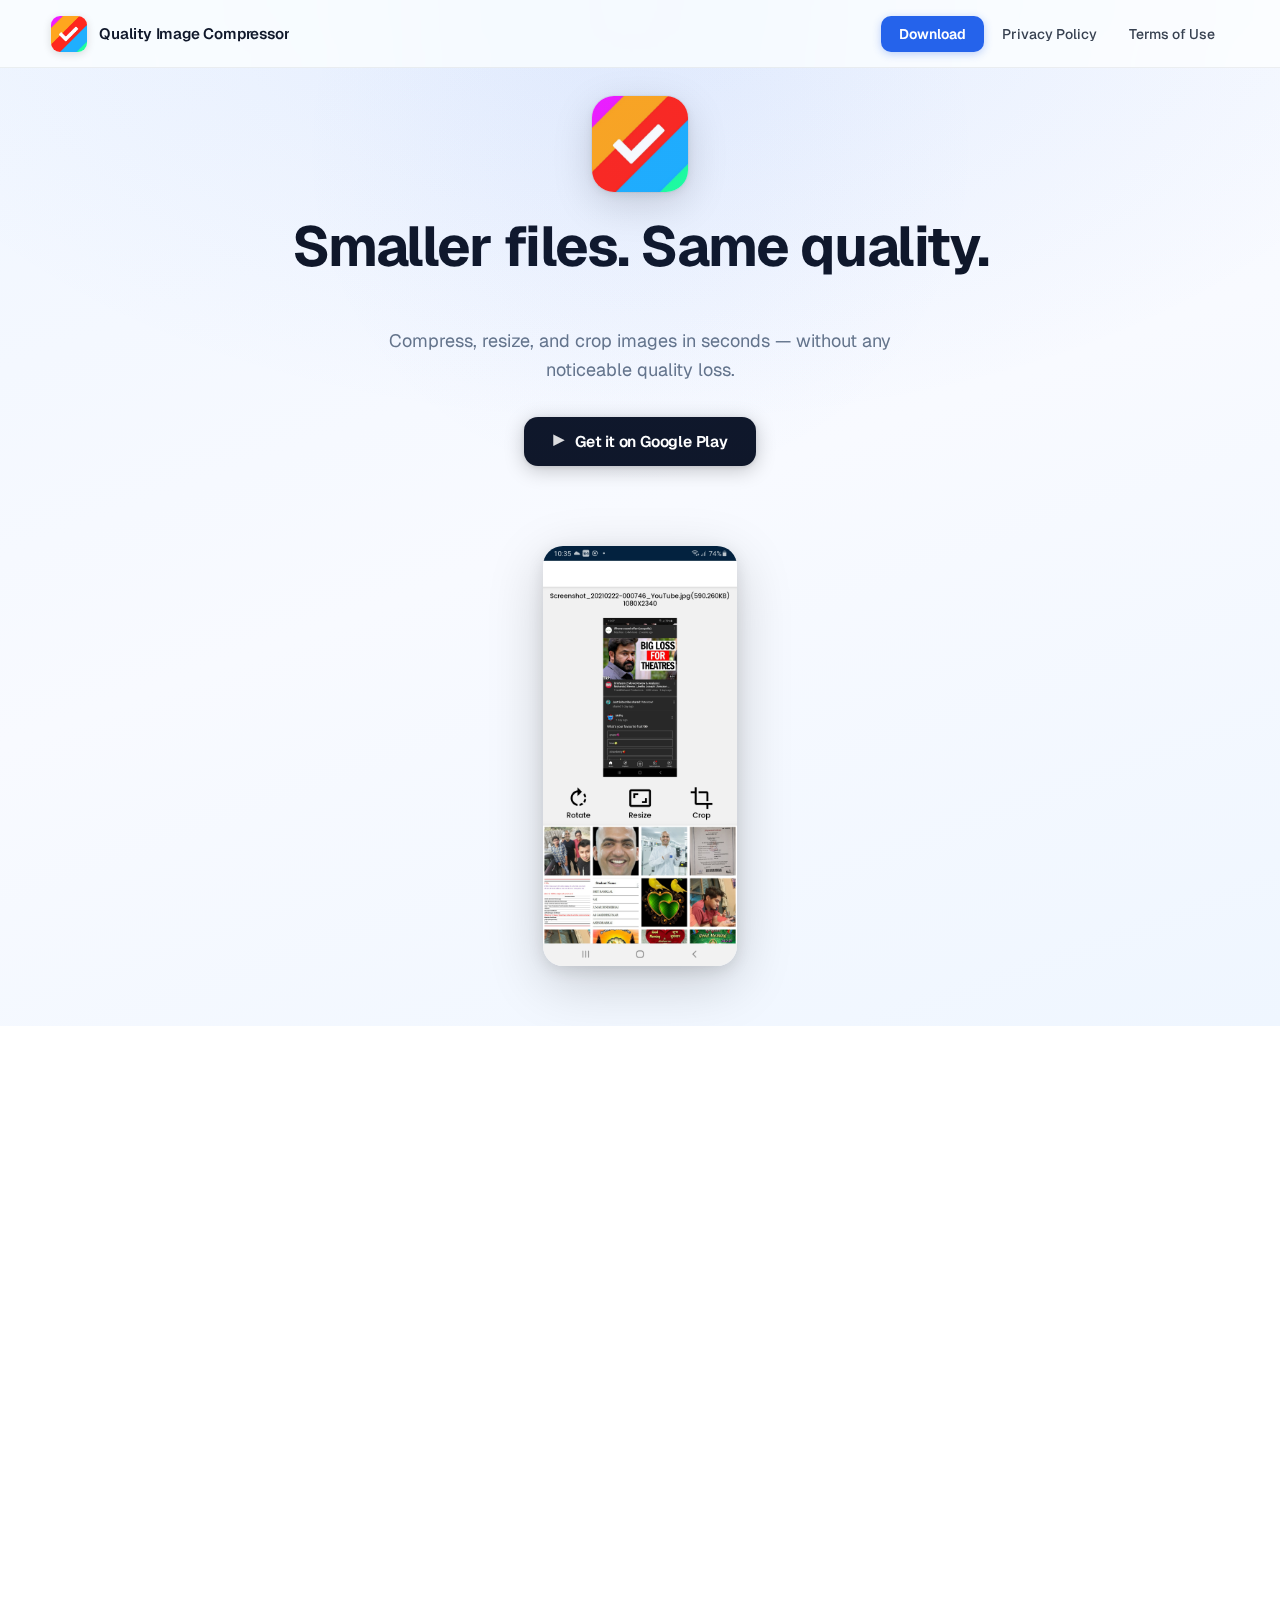
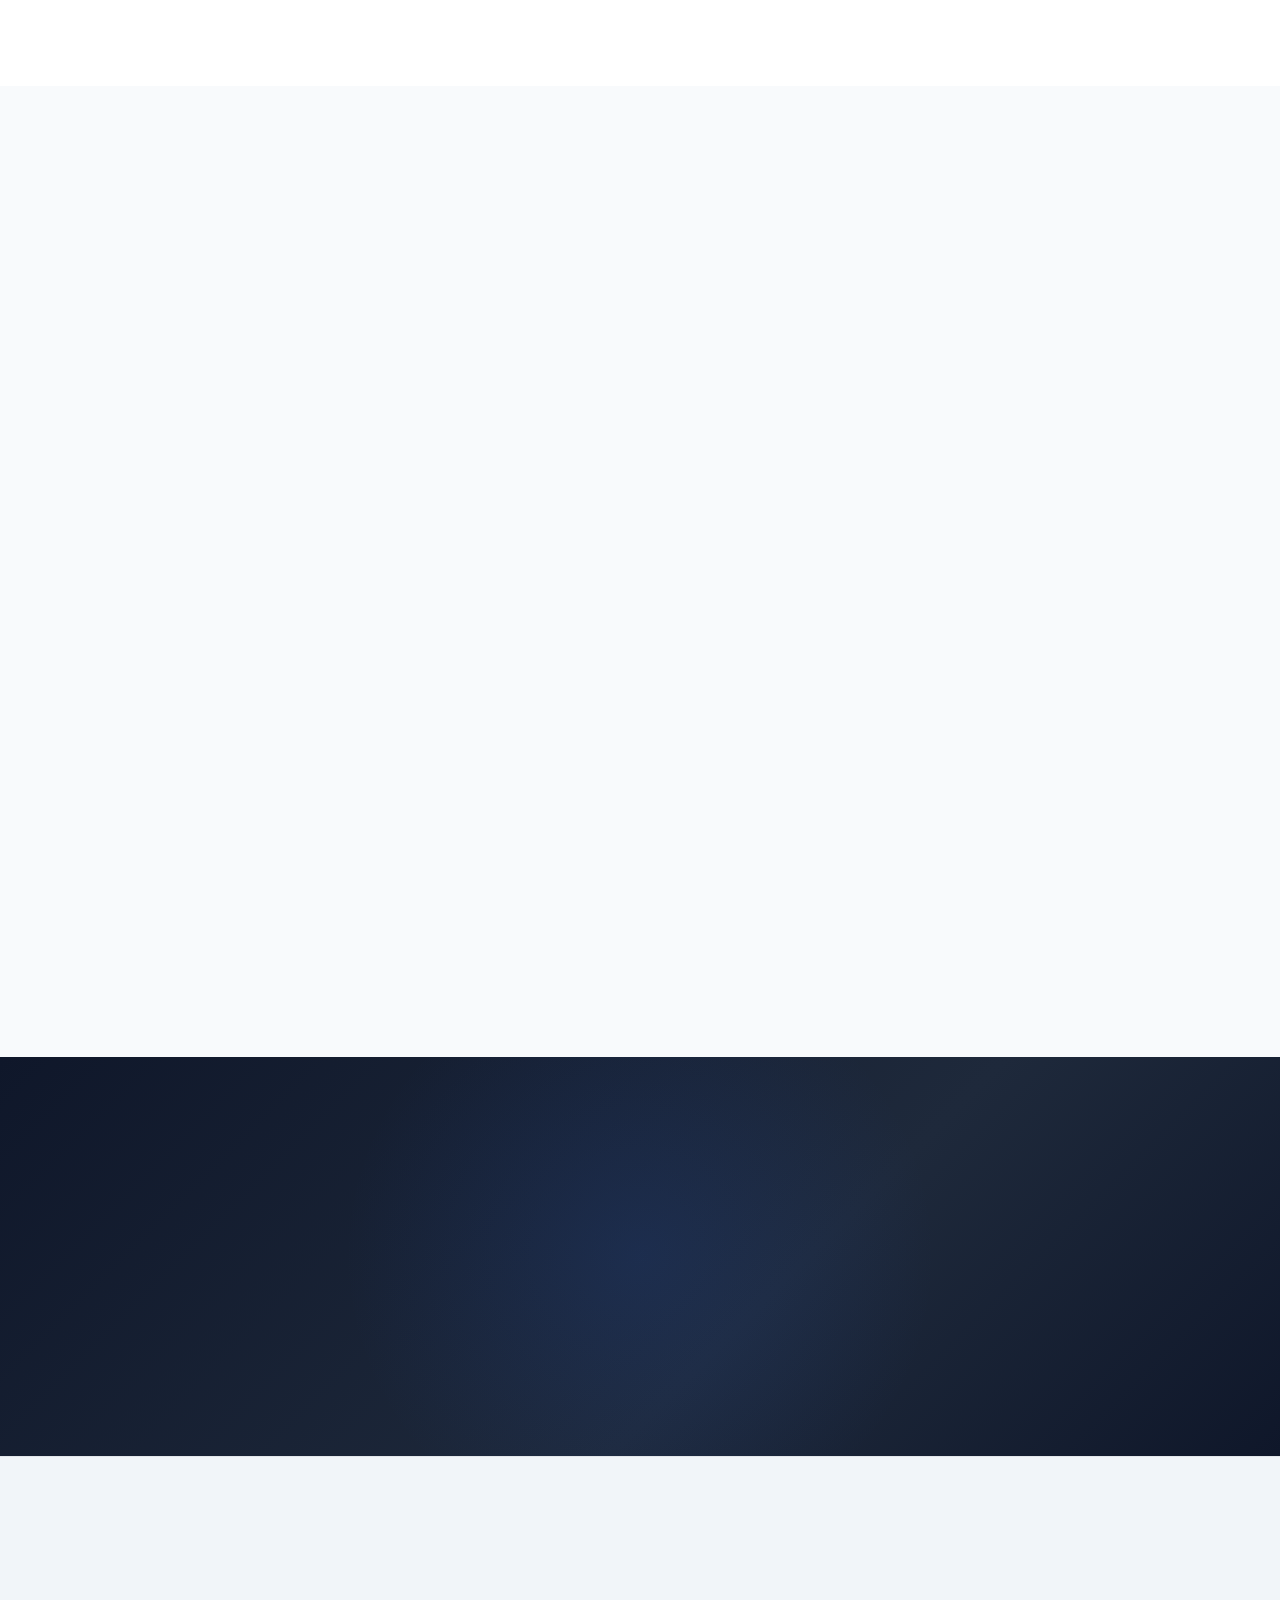
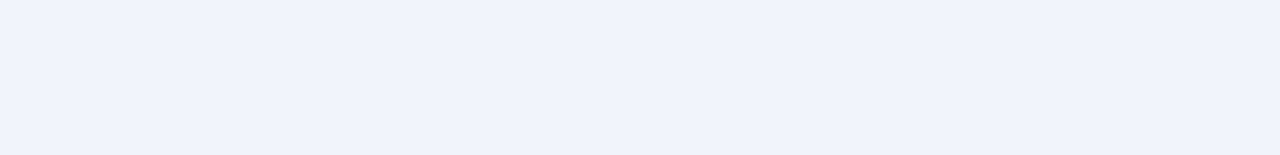
<file: imageCompressor.html>
<!DOCTYPE html>
<html lang="en">

<head>
    <meta charset="UTF-8">
    <meta http-equiv="X-UA-Compatible" content="IE=edge">
    <meta name="viewport" content="width=device-width, initial-scale=1.0">
    <title>Quality Image Compressor — Kapisa</title>
    <link rel="preconnect" href="https://fonts.googleapis.com">
    <link rel="preconnect" href="https://fonts.gstatic.com" crossorigin>
    <link href="https://fonts.googleapis.com/css2?family=Geist:wght@100..900&display=swap" rel="stylesheet">
    <link rel="stylesheet" href="app_page_style.css">
    <link rel="icon" type="image/png" href="images/compressor_icon.png">
</head>

<body>
    <div id="headandnav">

        <!-- ── Navbar ── -->
        <nav id="navbar">
            <div class="nav-brand">
                <img src="images/compressor_icon.png" alt="Logo" class="nav-logo-img">
                <span class="nav-brand-name">Quality Image Compressor</span>
            </div>
            <a href="https://play.google.com/store/apps/details?id=com.acelabs.imagecompressor" class="nav-download-mobile" target="_blank" rel="noopener noreferrer">Download</a>
            <button class="nav-hamburger" id="nav-hamburger" aria-label="Toggle menu" aria-expanded="false">
                <span></span><span></span><span></span>
            </button>
            <ul id="nav-links">
                <li><a href="https://play.google.com/store/apps/details?id=com.acelabs.imagecompressor" class="nav-cta" target="_blank" rel="noopener noreferrer">Download</a></li>
                <li><a href="privacy_policy.html">Privacy Policy</a></li>
                <li><a href="terms_use.html">Terms of Use</a></li>
            </ul>
        </nav>

        <!-- ── Hero ── -->
        <header id="mainbody">
            <img class="hero-app-icon" src="images/compressor_icon.png" alt="Quality Image Compressor">
            <h1 class="hero-title">Smaller files. Same quality.</h1>
            <p class="hero-subtitle">Compress, resize, and crop images in seconds — without any noticeable quality loss.</p>
            <a href="https://play.google.com/store/apps/details?id=com.acelabs.imagecompressor" class="btn-download" target="_blank" rel="noopener noreferrer">
                <span class="btn-icon">▶</span> Get it on Google Play
            </a>
            <div class="hero-screenshot-wrap">
                <img class="hero-screenshot-img" src="images/screenshot_compressor.jpg" alt="Image Compressor Screenshot">
            </div>
        </header>

    </div>

    <!-- ── About ── -->
    <section class="section-about">
        <div class="about-container">
            <div class="about-content">
                <span class="section-label reveal">About the app</span>
                <h1 class="section-title reveal">Smaller files.<br>Same quality.</h1>
                <p class="p reveal" style="text-align: left; max-width: 600px; margin-bottom: 24px;">Quality Image Compressor makes it simple to shrink your image files without sacrificing the details that matter. Whether you're freeing up storage, preparing images for sharing, or optimising photos for upload — this app gives you full control.</p>
                <p class="p reveal" style="text-align: left; max-width: 600px;">Choose from multiple compression levels, set custom output size targets, and process images in batches to save even more time. Resize images to exact pixel dimensions, crop them to the perfect frame, and rotate with a single tap.</p>
            </div>
            <div class="about-visual reveal">
                <div class="about-card-stack">
                    <div class="about-card">
                        <div class="about-card-icon">🗜️</div>
                        <div class="about-card-title">Smart Compression</div>
                        <div class="about-card-text">Reduce file size dramatically while keeping images looking sharp. Multiple quality presets included.</div>
                    </div>
                    <div class="about-card">
                        <div class="about-card-icon">⚡</div>
                        <div class="about-card-title">Lightning Fast</div>
                        <div class="about-card-text">Compress large images in seconds with minimal battery usage. Batch process your entire library.</div>
                    </div>
                    <div class="about-card">
                        <div class="about-card-icon">🎯</div>
                        <div class="about-card-title">Full Control</div>
                        <div class="about-card-text">Set custom KB/MB size targets, resize to exact pixels, and crop to any aspect ratio with live preview.</div>
                    </div>
                </div>
            </div>
        </div>
    </section>

    <!-- ── Features ── -->
    <div class="features-section">
        <div class="features-section-inner">
            <span class="section-label reveal">What's inside</span>
            <h1 class="section-title reveal" style="text-align:center;">Features</h1>
            <p class="reveal" style="text-align:center;font-size:1rem;color:#64748B;max-width:520px;margin:0 auto 52px;line-height:1.72;">Powerful image tools packed into a lightweight, easy-to-use app.</p>
            <div class="features-grid">
                <div class="feature-mini-card reveal">
                    <div class="feature-icon-wrap">🗜️</div>
                    <p class="feature-card-name">Smart Compression</p>
                    <p class="feature-card-desc">Reduce file size dramatically while keeping your images looking sharp. Multiple quality presets available.</p>
                </div>
                <div class="feature-mini-card reveal">
                    <div class="feature-icon-wrap">📦</div>
                    <p class="feature-card-name">Batch Processing</p>
                    <p class="feature-card-desc">Compress multiple images in one go. Save time by processing your entire photo library at once.</p>
                </div>
                <div class="feature-mini-card reveal">
                    <div class="feature-icon-wrap">✂️</div>
                    <p class="feature-card-name">Resize &amp; Crop</p>
                    <p class="feature-card-desc">Adjust image dimensions to exact pixel values or percentages. Crop to any aspect ratio with a live preview.</p>
                </div>
                <div class="feature-mini-card reveal">
                    <div class="feature-icon-wrap">🔄</div>
                    <p class="feature-card-name">Rotate &amp; Flip</p>
                    <p class="feature-card-desc">Fix orientation instantly. Rotate by 90°, 180°, or 270° and flip horizontally or vertically.</p>
                </div>
                <div class="feature-mini-card reveal">
                    <div class="feature-icon-wrap">📊</div>
                    <p class="feature-card-name">Custom Size Targets</p>
                    <p class="feature-card-desc">Set a target output file size in KB or MB and let the app find the optimal compression level automatically.</p>
                </div>
                <div class="feature-mini-card reveal">
                    <div class="feature-icon-wrap">⚡</div>
                    <p class="feature-card-name">Fast &amp; Lightweight</p>
                    <p class="feature-card-desc">Optimised for speed with minimal battery usage. Compress large images in seconds, not minutes.</p>
                </div>
            </div>
        </div>
    </div>

    <!-- ── CTA ── -->
    <section class="cta-section">
        <h2 class="cta-title reveal">Free up space today.</h2>
        <p class="cta-body reveal">Download Quality Image Compressor and start saving storage without losing what makes your photos great.</p>
        <a href="https://play.google.com/store/apps/details?id=com.acelabs.imagecompressor" class="btn-download-light reveal" target="_blank" rel="noopener noreferrer">
            <span class="btn-icon">▶</span> Get it on Google Play
        </a>
    </section>

    <!-- ── Footer ── -->
    <footer id="connect">
        <div class="footer-inner reveal">
            <h4 id="connect_t">Connect.</h4>
            <p>
                <a href="mailto:acelabs64@gmail.com">acelabs64@gmail.com</a>
            </p>
            <p style="margin-top:8px;font-size:0.85rem;">
                <a href="privacy_policy.html">Privacy Policy</a>
                &nbsp;·&nbsp;
                <a href="terms_use.html">Terms of Use</a>
            </p>
        </div>
    </footer>

    <script src="app_page.js"></script>
</body>

</html>
</file>
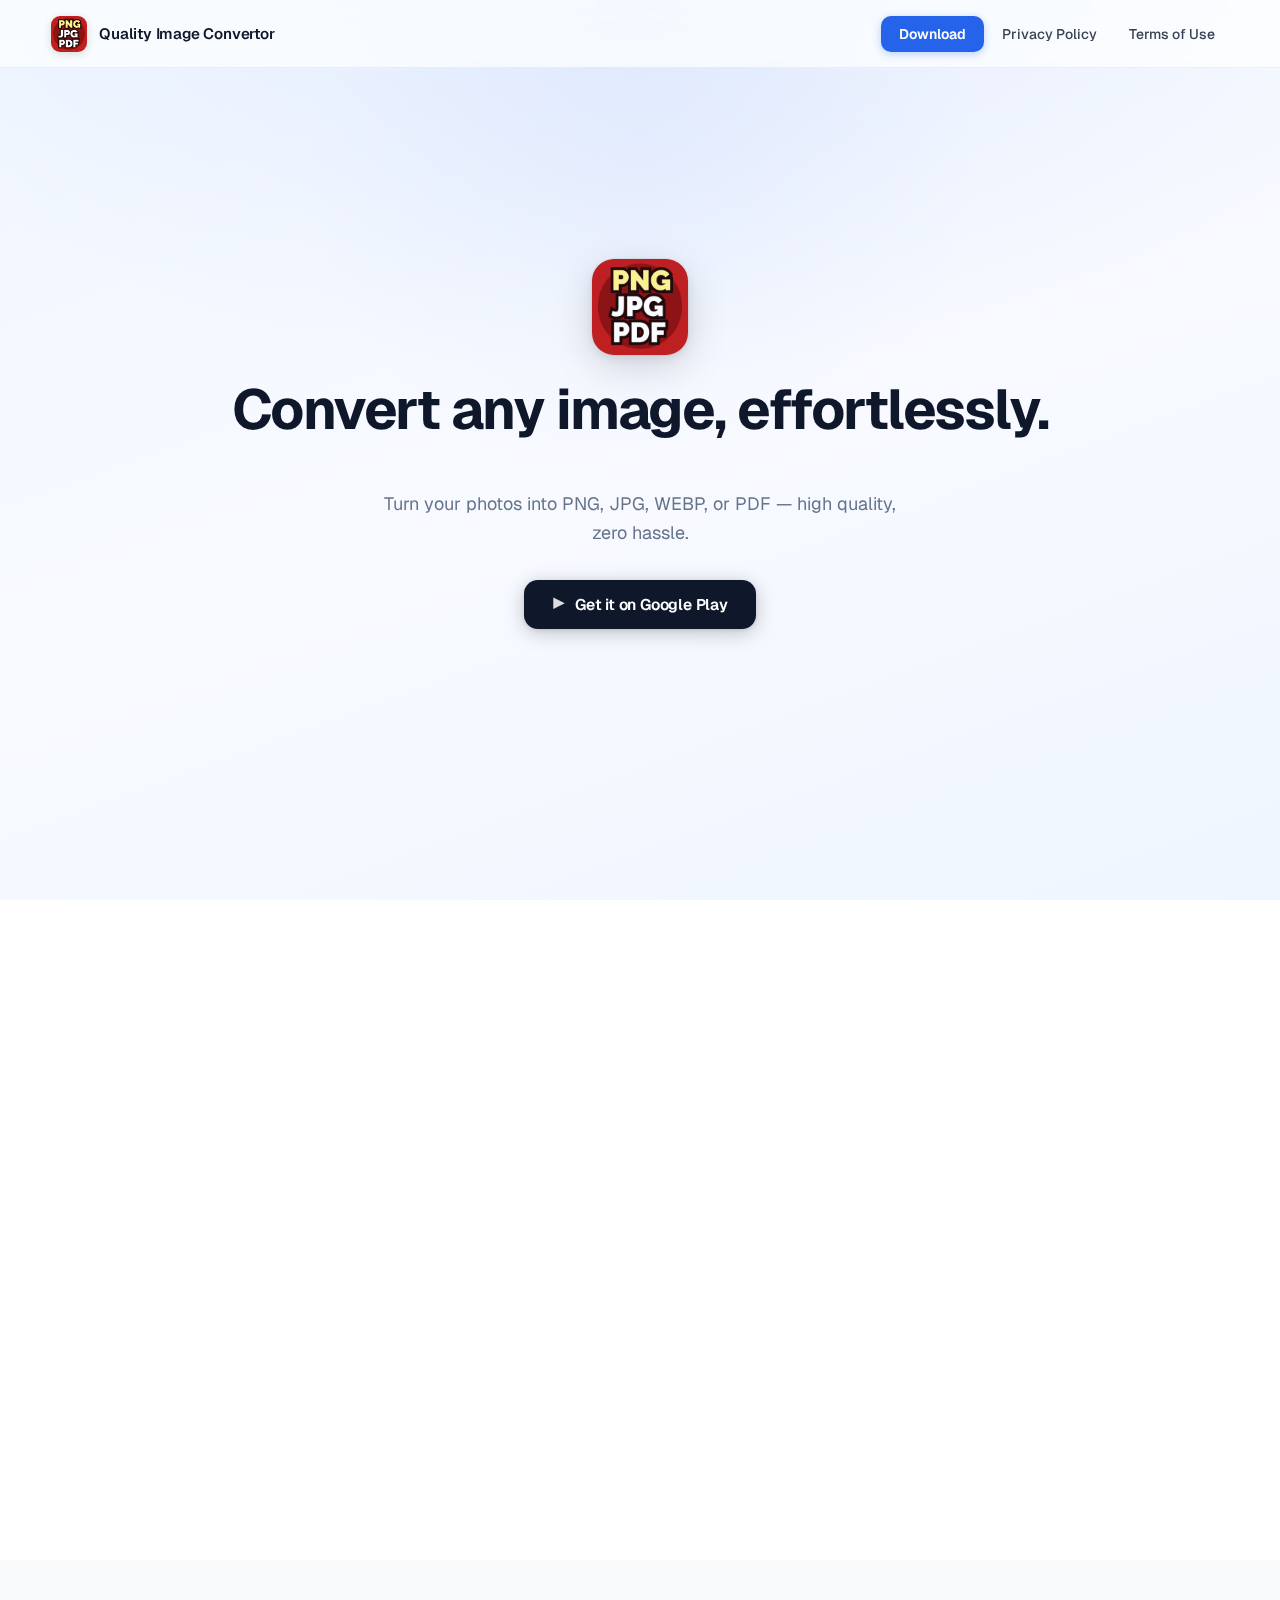
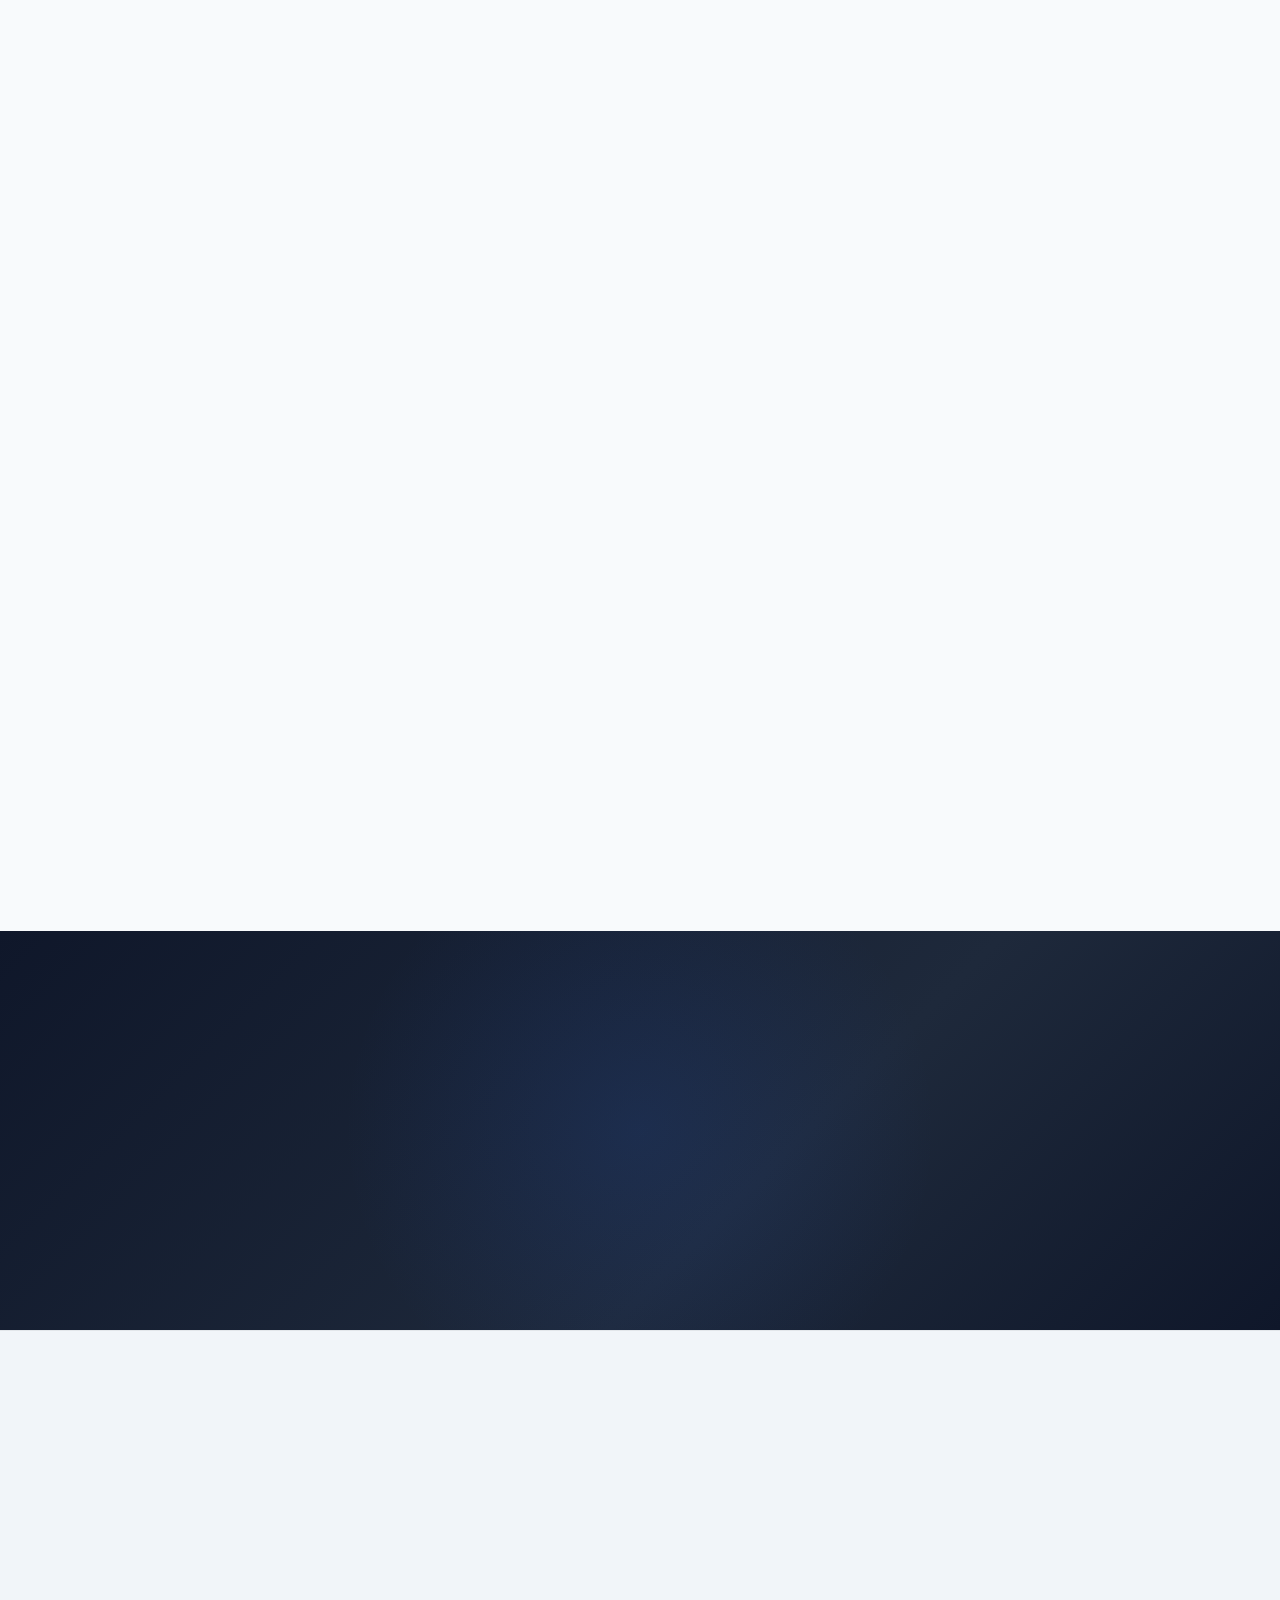
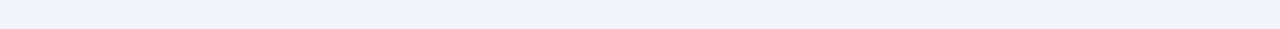
<file: imageConvertor.html>
<!DOCTYPE html>
<html lang="en">

<head>
    <meta charset="UTF-8">
    <meta http-equiv="X-UA-Compatible" content="IE=edge">
    <meta name="viewport" content="width=device-width, initial-scale=1.0">
    <title>Quality Image Convertor — Kapisa</title>
    <link rel="preconnect" href="https://fonts.googleapis.com">
    <link rel="preconnect" href="https://fonts.gstatic.com" crossorigin>
    <link href="https://fonts.googleapis.com/css2?family=Geist:wght@100..900&display=swap" rel="stylesheet">
    <link rel="stylesheet" href="app_page_style.css">
    <link rel="icon" type="image/png" href="images/convertor_icon.png">
</head>

<body>
    <div id="headandnav">

        <!-- ── Navbar ── -->
        <nav id="navbar">
            <div class="nav-brand">
                <img src="images/convertor_icon.png" alt="Logo" class="nav-logo-img">
                <span class="nav-brand-name">Quality Image Convertor</span>
            </div>
            <a href="https://play.google.com/store/apps/details?id=com.acelabs.convertor" class="nav-download-mobile" target="_blank" rel="noopener noreferrer">Download</a>
            <button class="nav-hamburger" id="nav-hamburger" aria-label="Toggle menu" aria-expanded="false">
                <span></span><span></span><span></span>
            </button>
            <ul id="nav-links">
                <li><a href="https://play.google.com/store/apps/details?id=com.acelabs.convertor" class="nav-cta" target="_blank" rel="noopener noreferrer">Download</a></li>
                <li><a href="privacy_policy.html">Privacy Policy</a></li>
                <li><a href="terms_use.html">Terms of Use</a></li>
            </ul>
        </nav>

        <!-- ── Hero ── -->
        <header id="mainbody">
            <img class="hero-app-icon" src="images/convertor_icon.png" alt="Quality Image Convertor">
            <h1 class="hero-title">Convert any image, effortlessly.</h1>
            <p class="hero-subtitle">Turn your photos into PNG, JPG, WEBP, or PDF — high quality, zero hassle.</p>
            <a href="https://play.google.com/store/apps/details?id=com.acelabs.convertor" class="btn-download" target="_blank" rel="noopener noreferrer">
                <span class="btn-icon">▶</span> Get it on Google Play
            </a>
        </header>

    </div>

    <!-- ── About ── -->
    <section class="section-about">
        <div class="about-container">
            <div class="about-content">
                <span class="section-label reveal">About the app</span>
                <h1 class="section-title reveal">The right format,<br>every time.</h1>
                <p class="p reveal" style="text-align: left; max-width: 600px; margin-bottom: 24px;">Image Converter is a simple, high-quality tool that lets you convert photos and images between all major formats — PNG, JPG, WEBP, and PDF — with just a few taps.</p>
                <p class="p reveal" style="text-align: left; max-width: 600px;">Whether you need to share a photo in a specific format, convert an image for a website, or turn multiple pictures into a PDF document, this app handles it all quickly and cleanly. Batch conversion means you process many files at once.</p>
            </div>
            <div class="about-visual reveal">
                <div class="about-card-stack">
                    <div class="about-card">
                        <div class="about-card-icon">🔄</div>
                        <div class="about-card-title">All Formats</div>
                        <div class="about-card-text">Convert between PNG, JPG, WEBP, and PDF with lossless, high-fidelity output every time.</div>
                    </div>
                    <div class="about-card">
                        <div class="about-card-icon">📦</div>
                        <div class="about-card-title">Batch Ready</div>
                        <div class="about-card-text">Select multiple images and convert them all in one go. A huge time-saver for large collections.</div>
                    </div>
                    <div class="about-card">
                        <div class="about-card-icon">✂️</div>
                        <div class="about-card-title">Edit First</div>
                        <div class="about-card-text">Built-in crop and rotate tools let you make quick edits before converting — always perfect output.</div>
                    </div>
                </div>
            </div>
        </div>
    </section>

    <!-- ── Features ── -->
    <div class="features-section">
        <div class="features-section-inner">
            <span class="section-label reveal">What's inside</span>
            <h1 class="section-title reveal" style="text-align:center;">Features</h1>
            <p class="reveal" style="text-align:center;font-size:1rem;color:#64748B;max-width:520px;margin:0 auto 52px;line-height:1.72;">Simple, powerful image conversion built right into your pocket.</p>
            <div class="features-grid">
                <div class="feature-mini-card reveal">
                    <div class="feature-icon-wrap">🔄</div>
                    <p class="feature-card-name">Format Conversion</p>
                    <p class="feature-card-desc">Convert between PNG, JPG, WEBP, and PDF effortlessly. High-fidelity output every time.</p>
                </div>
                <div class="feature-mini-card reveal">
                    <div class="feature-icon-wrap">📦</div>
                    <p class="feature-card-name">Batch Convert</p>
                    <p class="feature-card-desc">Select multiple images and convert them all in one go. A huge time-saver for large collections.</p>
                </div>
                <div class="feature-mini-card reveal">
                    <div class="feature-icon-wrap">✂️</div>
                    <p class="feature-card-name">Crop &amp; Rotate</p>
                    <p class="feature-card-desc">Quick editing tools built right in. Crop to any ratio and rotate before you convert.</p>
                </div>
                <div class="feature-mini-card reveal">
                    <div class="feature-icon-wrap">🎯</div>
                    <p class="feature-card-name">High Quality Output</p>
                    <p class="feature-card-desc">Lossless conversion technology preserves every detail. Your images look exactly as intended.</p>
                </div>
                <div class="feature-mini-card reveal">
                    <div class="feature-icon-wrap">📄</div>
                    <p class="feature-card-name">Image to PDF</p>
                    <p class="feature-card-desc">Combine one or more images into a clean PDF document — perfect for sharing and archiving.</p>
                </div>
                <div class="feature-mini-card reveal">
                    <div class="feature-icon-wrap">⚡</div>
                    <p class="feature-card-name">Two-Tap Simple</p>
                    <p class="feature-card-desc">Pick an image, pick a format, done. The interface is intentionally minimal so conversion is never a chore.</p>
                </div>
            </div>
        </div>
    </div>

    <!-- ── CTA ── -->
    <section class="cta-section">
        <h2 class="cta-title reveal">The right format, every time.</h2>
        <p class="cta-body reveal">Download Quality Image Convertor and convert any image to any format in seconds.</p>
        <a href="https://play.google.com/store/apps/details?id=com.acelabs.convertor" class="btn-download-light reveal" target="_blank" rel="noopener noreferrer">
            <span class="btn-icon">▶</span> Get it on Google Play
        </a>
    </section>

    <!-- ── Footer ── -->
    <footer id="connect">
        <div class="footer-inner reveal">
            <h4 id="connect_t">Connect.</h4>
            <p>
                <a href="mailto:acelabs64@gmail.com">acelabs64@gmail.com</a>
            </p>
            <p style="margin-top:8px;font-size:0.85rem;">
                <a href="privacy_policy.html">Privacy Policy</a>
                &nbsp;·&nbsp;
                <a href="terms_use.html">Terms of Use</a>
            </p>
        </div>
    </footer>

    <script src="app_page.js"></script>
</body>

</html>
</file>
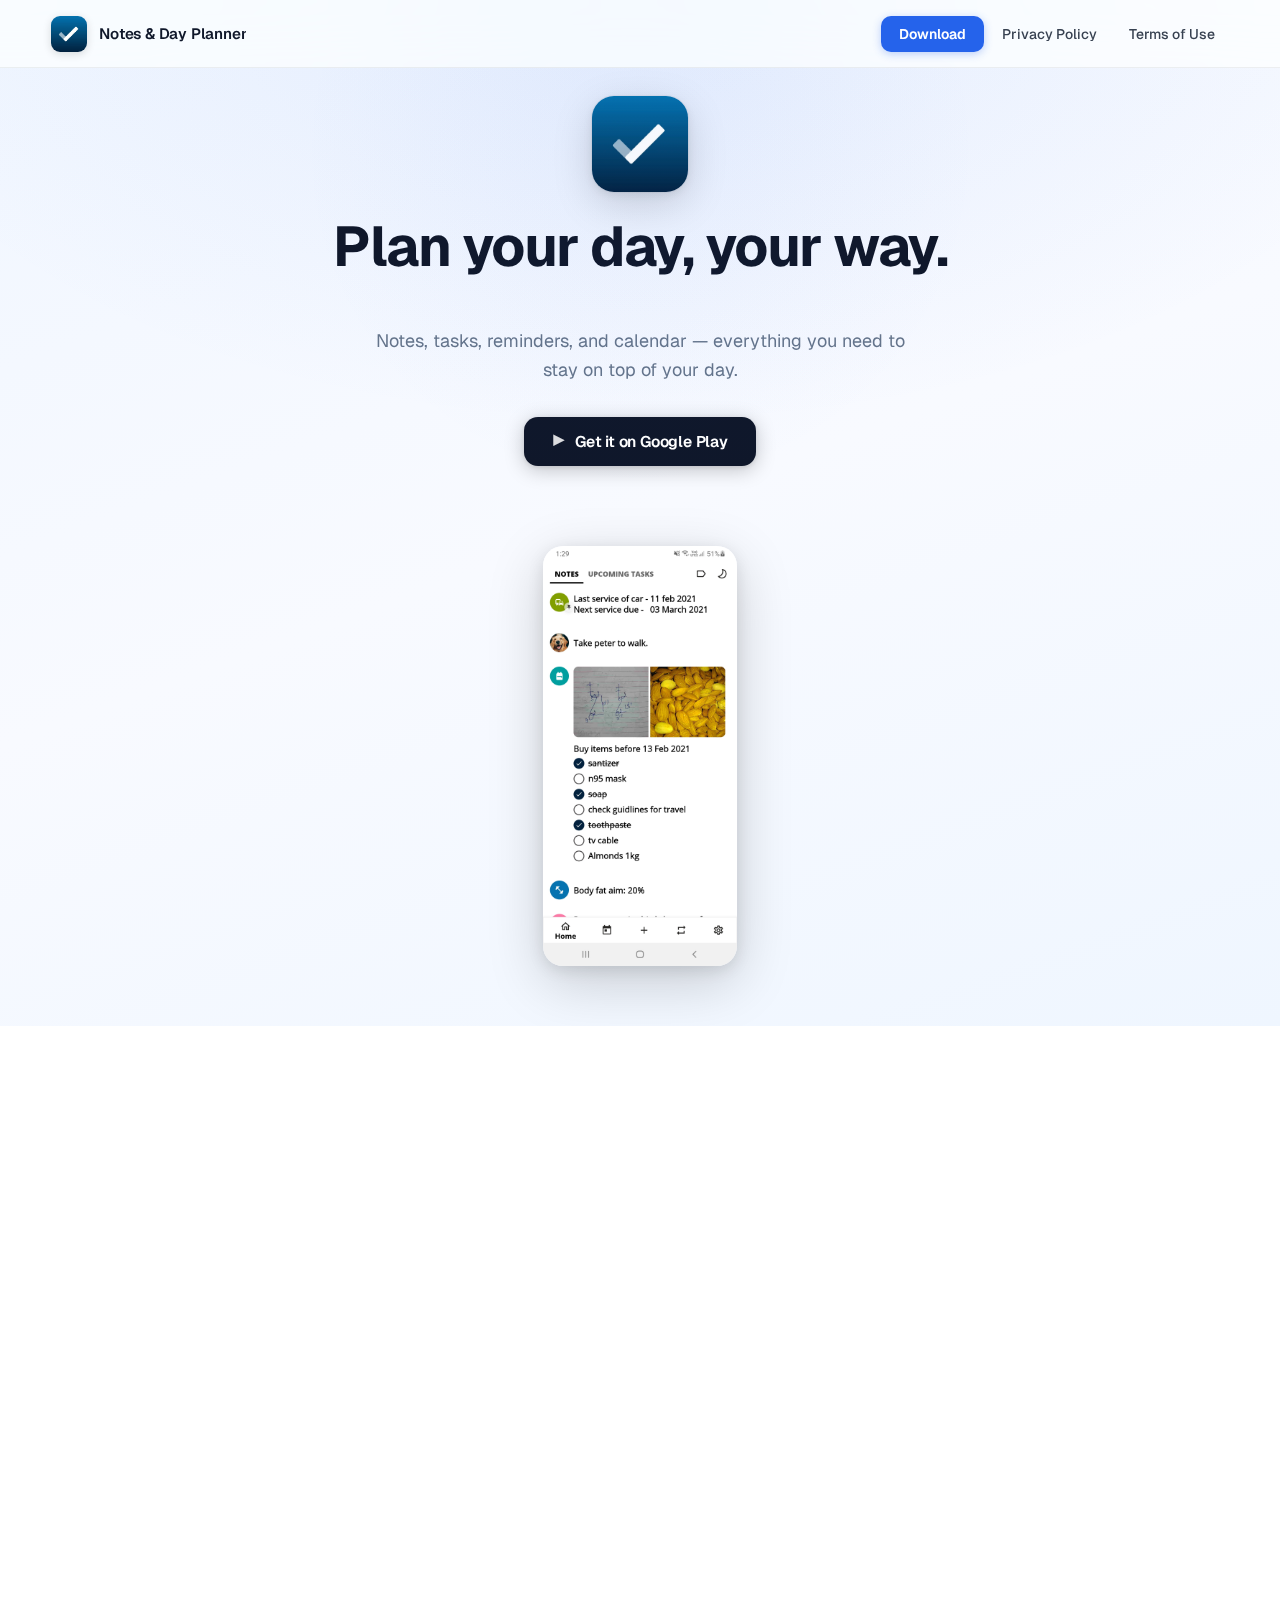
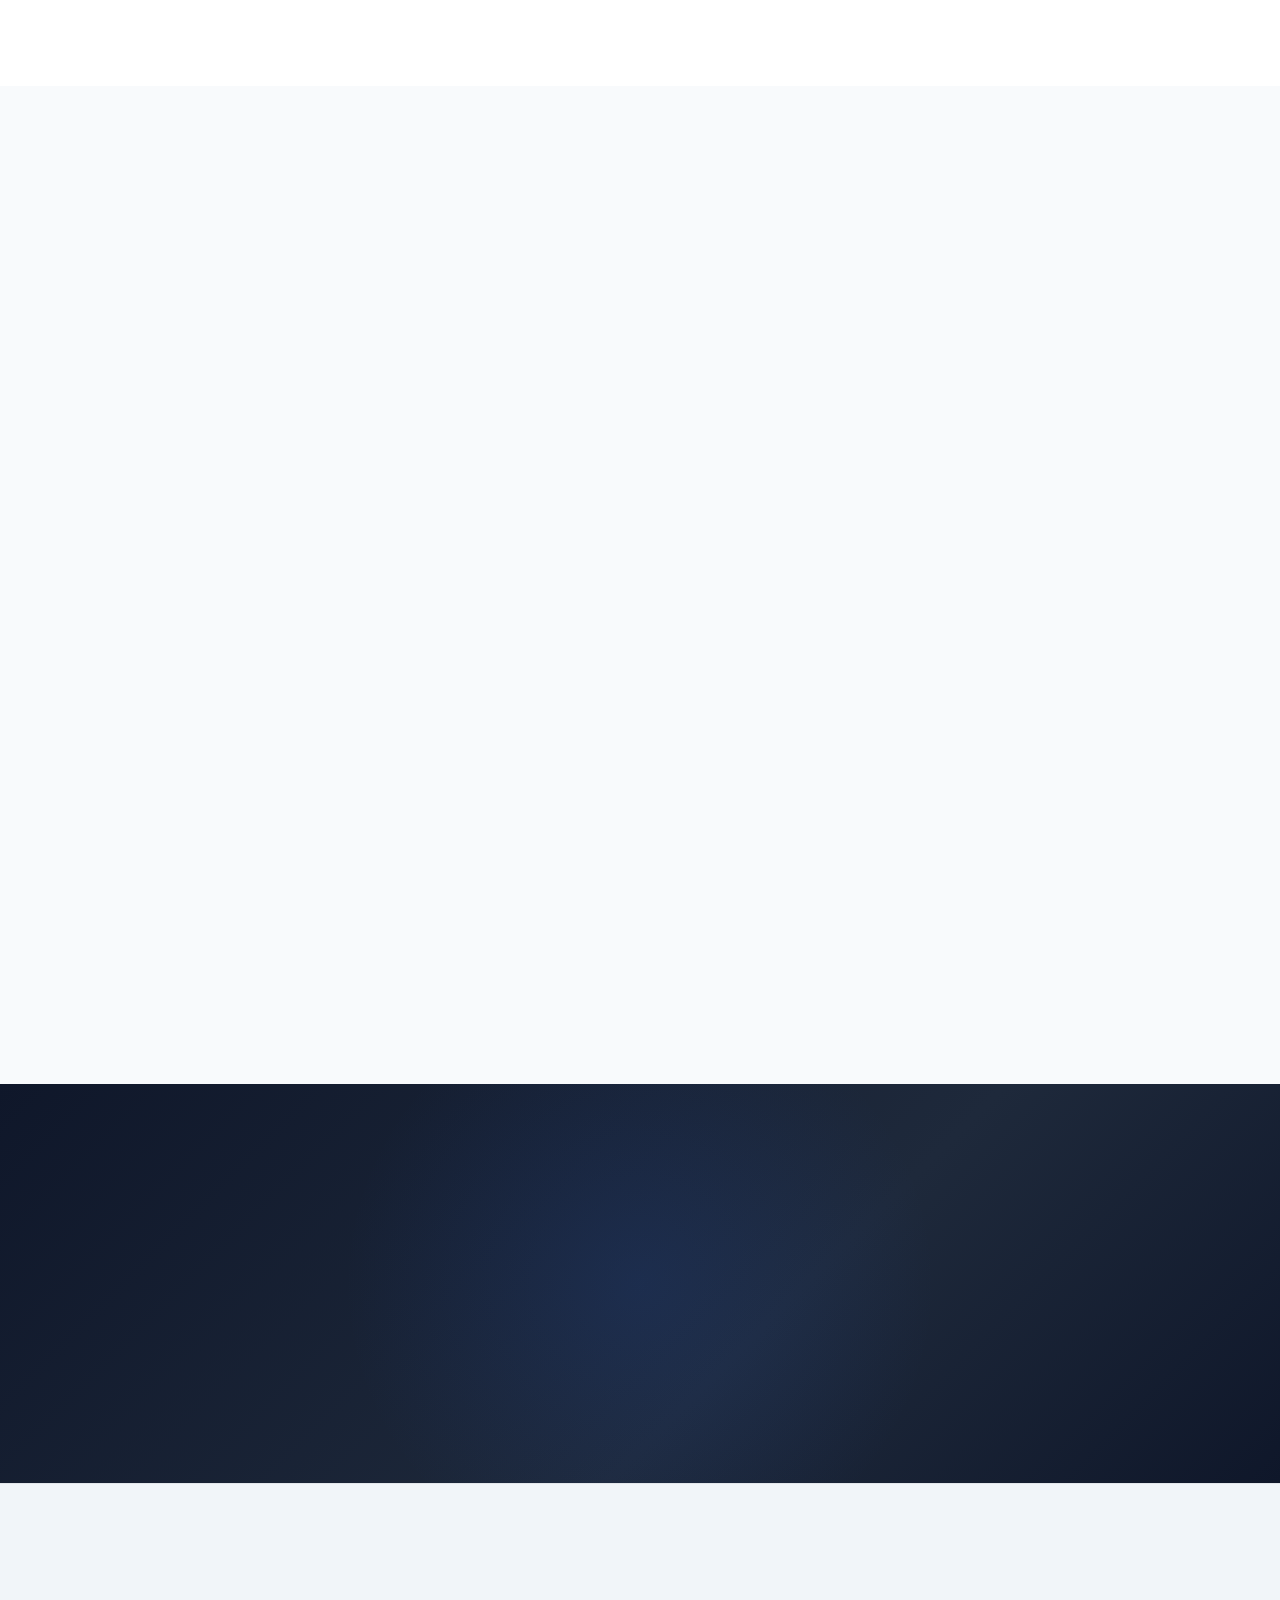
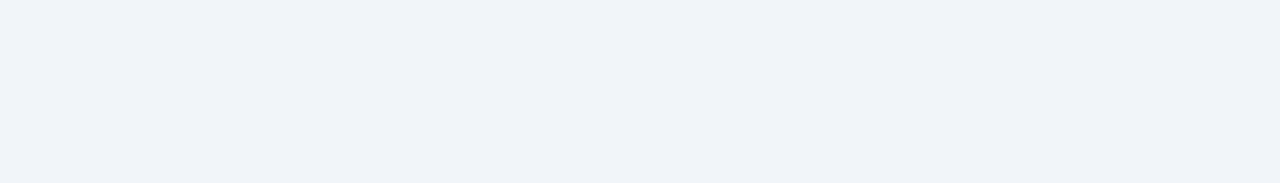
<file: notesDayPlanner.html>
<!DOCTYPE html>
<html lang="en">

<head>
    <meta charset="UTF-8">
    <meta http-equiv="X-UA-Compatible" content="IE=edge">
    <meta name="viewport" content="width=device-width, initial-scale=1.0">
    <title>Notes &amp; Day Planner — Kapisa</title>
    <link rel="preconnect" href="https://fonts.googleapis.com">
    <link rel="preconnect" href="https://fonts.gstatic.com" crossorigin>
    <link href="https://fonts.googleapis.com/css2?family=Geist:wght@100..900&display=swap" rel="stylesheet">
    <link rel="stylesheet" href="app_page_style.css">
    <link rel="icon" type="image/png" href="images/n_p_icon.png">
</head>

<body>
    <div id="headandnav">

        <!-- ── Navbar ── -->
        <nav id="navbar">
            <div class="nav-brand">
                <img src="images/n_p_icon.png" alt="Logo" class="nav-logo-img">
                <span class="nav-brand-name">Notes &amp; Day Planner</span>
            </div>
            <a href="https://play.google.com/store/apps/details?id=com.acelabs.fragmentlearn" class="nav-download-mobile" target="_blank" rel="noopener noreferrer">Download</a>
            <button class="nav-hamburger" id="nav-hamburger" aria-label="Toggle menu" aria-expanded="false">
                <span></span><span></span><span></span>
            </button>
            <ul id="nav-links">
                <li><a href="https://play.google.com/store/apps/details?id=com.acelabs.fragmentlearn" class="nav-cta" target="_blank" rel="noopener noreferrer">Download</a></li>
                <li><a href="privacy_policy.html">Privacy Policy</a></li>
                <li><a href="terms_use.html">Terms of Use</a></li>
            </ul>
        </nav>

        <!-- ── Hero ── -->
        <header id="mainbody">
            <img class="hero-app-icon" src="images/n_p_icon.png" alt="Notes &amp; Day Planner">
            <h1 class="hero-title">Plan your day, your way.</h1>
            <p class="hero-subtitle">Notes, tasks, reminders, and calendar — everything you need to stay on top of your day.</p>
            <a href="https://play.google.com/store/apps/details?id=com.acelabs.fragmentlearn" class="btn-download" target="_blank" rel="noopener noreferrer">
                <span class="btn-icon">▶</span> Get it on Google Play
            </a>
            <div class="hero-screenshot-wrap">
                <img class="hero-screenshot-img" src="images/screenshot_notes_planner.jpg" alt="Notes &amp; Day Planner Screenshot">
            </div>
        </header>

    </div>

    <!-- ── About ── -->
    <section class="section-about">
        <div class="about-container">
            <div class="about-content">
                <span class="section-label reveal">About the app</span>
                <h1 class="section-title reveal">Plan your day,<br>your way.</h1>
                <p class="p reveal" style="text-align: left; max-width: 600px; margin-bottom: 24px;">Notes and Calendar Planner is your all-in-one productivity companion. Whether you're jotting down quick ideas, managing a to-do list, or planning your week ahead — this app has you covered with a clean, intuitive interface that stays out of your way.</p>
                <p class="p reveal" style="text-align: left; max-width: 600px;">Create notes in rich text or checklist format, organise tasks by priority, and set smart reminders so nothing slips through the cracks. Set recurring tasks for habits and enjoy a distraction-free experience designed to keep you focused.</p>
            </div>
            <div class="about-visual reveal">
                <div class="about-card-stack">
                    <div class="about-card">
                        <div class="about-card-icon">📝</div>
                        <div class="about-card-title">Rich Notes</div>
                        <div class="about-card-text">Write with formatting, checklists, and bullet points. Organise into folders and search instantly.</div>
                    </div>
                    <div class="about-card">
                        <div class="about-card-icon">🔔</div>
                        <div class="about-card-title">Smart Reminders</div>
                        <div class="about-card-text">Set smart alerts for any task or event. Never miss a deadline or an important moment again.</div>
                    </div>
                    <div class="about-card">
                        <div class="about-card-icon">🔁</div>
                        <div class="about-card-title">Recurring Tasks</div>
                        <div class="about-card-text">Build better habits with repeating tasks — set daily, weekly, or monthly recurrences with ease.</div>
                    </div>
                </div>
            </div>
        </div>
    </section>

    <!-- ── Features ── -->
    <div class="features-section">
        <div class="features-section-inner">
            <span class="section-label reveal">What's inside</span>
            <h1 class="section-title reveal" style="text-align:center;">Features</h1>
            <p class="reveal" style="text-align:center;font-size:1rem;color:#64748B;max-width:520px;margin:0 auto 52px;line-height:1.72;">Everything you need to stay organised and productive every single day.</p>
            <div class="features-grid">
                <div class="feature-mini-card reveal">
                    <div class="feature-icon-wrap">📝</div>
                    <p class="feature-card-name">Rich Notes</p>
                    <p class="feature-card-desc">Write notes with text formatting, checklists, and bullet points. Organise them into folders and search instantly.</p>
                </div>
                <div class="feature-mini-card reveal">
                    <div class="feature-icon-wrap">📅</div>
                    <p class="feature-card-name">Day Planner</p>
                    <p class="feature-card-desc">Plan your day hour by hour with a time-blocked schedule. Switch between daily, weekly, and monthly views.</p>
                </div>
                <div class="feature-mini-card reveal">
                    <div class="feature-icon-wrap">✅</div>
                    <p class="feature-card-name">Tasks &amp; To-dos</p>
                    <p class="feature-card-desc">Create task lists with due dates and priorities. Track completion and stay on top of your most important work.</p>
                </div>
                <div class="feature-mini-card reveal">
                    <div class="feature-icon-wrap">🔔</div>
                    <p class="feature-card-name">Reminders</p>
                    <p class="feature-card-desc">Set smart alerts for any task or event. Never miss a deadline or an important moment again.</p>
                </div>
                <div class="feature-mini-card reveal">
                    <div class="feature-icon-wrap">🔁</div>
                    <p class="feature-card-name">Recurring Tasks</p>
                    <p class="feature-card-desc">Build better habits with repeating tasks — set daily, weekly, or monthly recurrences with ease.</p>
                </div>
                <div class="feature-mini-card reveal">
                    <div class="feature-icon-wrap">🎨</div>
                    <p class="feature-card-name">Clean Interface</p>
                    <p class="feature-card-desc">A distraction-free, minimal design that puts your content first. Light and dark mode supported.</p>
                </div>
            </div>
        </div>
    </div>

    <!-- ── CTA ── -->
    <section class="cta-section">
        <h2 class="cta-title reveal">Ready to get organised?</h2>
        <p class="cta-body reveal">Download Notes &amp; Day Planner for free and take control of your day — starting now.</p>
        <a href="https://play.google.com/store/apps/details?id=com.acelabs.fragmentlearn" class="btn-download-light reveal" target="_blank" rel="noopener noreferrer">
            <span class="btn-icon">▶</span> Get it on Google Play
        </a>
    </section>

    <!-- ── Footer ── -->
    <footer id="connect">
        <div class="footer-inner reveal">
            <h4 id="connect_t">Connect.</h4>
            <p>
                <a href="mailto:acelabs64@gmail.com">acelabs64@gmail.com</a>
            </p>
            <p style="margin-top:8px;font-size:0.85rem;">
                <a href="privacy_policy.html">Privacy Policy</a>
                &nbsp;·&nbsp;
                <a href="terms_use.html">Terms of Use</a>
            </p>
        </div>
    </footer>

    <script src="app_page.js"></script>
</body>

</html>
</file>
<file: CVstyle.css>
body{
    margin: 0;
    padding: 0;
    font-family: 'Open Sans', sans-serif;
    background-color: white;
    
}

#headandnav{
    box-sizing: border-box;
    height: 100vh;
    display: flex;
    flex-direction: column;
}

#man{
    box-sizing: border-box;
    width: 30%;
    font-size: 2em;
    font-weight: 800;
    letter-spacing: normal;
    text-transform: none;
    justify-self: center;
    align-self: center;
}

nav{
    /* box-shadow:5px0 5px 10px black; */
    height: 15vh;
    box-sizing: border-box;
    width: 100%;
    background-color: white;
    display: flex;
    justify-content: space-between;
    align-content: center;
    align-items: center;

}

ul{
    box-sizing: border-box;
    height: auto;
    margin: 0;
    padding: 1rem 0;
    width: 40%;
    display: flex;
    justify-content: space-evenly;
  
}

li{
    box-sizing: border-box;
    text-transform: uppercase;
    display: flex;
    display: inline-block;
}

li a{
    padding: 2rem 1rem;
    font-size: 0.9em;
    text-decoration: none;
    color: rgb(32, 32, 32);
    font-weight: 600;
}

li a:hover{
    cursor: pointer;
    color: rgba(32, 32, 32);
    font-weight: 800;
    transition-duration: 200ms;
}

h1{
    /* color: #131212; */
    color: #000000;
    font-weight: 800;
    font-size: 8em;
    line-height: 1.2em;
    letter-spacing: -2px;
    margin: 0;
    padding: 0;
    outline: black;
    font-family: 'Poppins'
    /* text-shadow: 2px 2px 5px black; */
}

h3{
    /* color: #131212; */
    font-weight: 600;
    color: #000000;
    font-size: 3em;
    line-height: 1.2em;
    margin: 0;
    padding: 0;
}

p{
    /* color: white; */
    margin: 0;
    padding: 0;
    font-size: 1.3em;
    line-height: 1.5em;
}

header{
    height: 85vh;
    /* background: url("IMG_20170116_174627_352.jpg"); */
    /* background-color: rgb(15, 30, 48); */
    background-color: #FFF598;
     background-size: cover;
    background-position: top;
    align-content: center;
    display: flex;
    align-items: flex-end;
}

#leftbox{
    display: flex;
    flex-direction: column;
    min-width: 40%;
    padding-left: 5%;
    padding-bottom: 6%;
}

img{
    width: 0%;
    height: 80vh;
    object-fit: cover;
    border-radius: 1em;
    box-shadow: 0 5px 10px black;
}

#rightbox{
    padding-left: 2.5%;
    padding-right: 6%;
    padding-bottom: 0%;
    display: flex;
    justify-content: flex-end;
}

#emojiicon{
    font-size: 25em;
    align-self: flex-end;
}

#projects{
    width: 100%;
}

h4{
    margin: 0;
    padding: 0;
    text-align: center;
    color: #212529;
    font-size: 2.5em;
    font-weight: 800;
    text-transform: uppercase;
    letter-spacing: 0.2em;
}


#pr{
    padding-top: 7%;
    display: flex;
    align-items: center;
    justify-content: center;
    justify-content: center;
}

#applist{
    padding-top: 6%;
    display: flex;
    flex-direction: column;
}

.app{
    box-sizing: border-box;
    display: flex;
    padding: 0 6%;
    /* border-bottom: 2px solid gray; */
}



div[id="applist"] div[class="app"]:nth-of-type(2n){
    display: flex;
    flex-direction: row-reverse;
}

div[id="applist"] div[class="app"]:nth-of-type(2n) .imagecontainer{
    padding: 1%;
    padding-bottom: 0;
    padding-left: 6%;
}

div[id="applist"] div[class="app"]:nth-child(1){
    background-color: white;
}

div[id="applist"] div[class="app"]:nth-child(2){
    background-color: white;
}

div[id="applist"] div[class="app"]:nth-child(3){
    background-color: white;
}

div[id="applist"] div[class="app"]:nth-child(4){
    background-color: white;
}





.appname{
    /* color: white; */
    font-weight: 600;
    font-size: 3em;
    line-height: 1.2em;
    margin: 0;
    margin-bottom: 0.3em;
    color: rgb(34, 33, 33);

}

.imagecontainer{
    box-sizing: border-box;
    display: flex;
    flex-direction: row;
    max-width: 40%;
    width: 40%;
    padding: 1%;
    padding-left: 6%;
    padding-bottom: 0;
}

.icon{
    transition-duration: 300ms;
    transform-origin: bottom center;
    object-position: top;
    box-sizing: border-box;
    border-top: 0.8em solid white;
    border-left: 0.3em solid white;
    border-right: 0.3em solid white;
    width: 80%;
    margin-top: 5vh;
    height: 80vh;
    object-fit: cover;
    border-radius: 1.5em;
    border-bottom-left-radius: 0;
    border-bottom-right-radius: 0;
    box-shadow: none;
    /* border: 2px solid gray; */
    border-bottom: none;
    box-shadow: 0 -0.2em 2em gray;
}

.appdetails{
    width: 60%;
    height: 70vh;
    box-sizing: border-box;
    padding: 1%;
    display: flex;
    flex-direction: column;
    justify-content: center;
    align-self: center;
    padding-left: 9%;
    padding-right: 9%;
}


.app:hover {
    cursor: pointer;
    color: #2c4957;
    transition-duration: 200ms;
}

.app:hover .appname{
    transition-duration: 200ms;
}


/* .icon:hover{
    transition-duration: 300ms;
    transform-origin: center;
    object-position: unset;
    box-sizing: border-box;
    border-top: 0.8em solid white;
    border-bottom: 0.8em solid white;
    border-left: 0.3em solid white;
    border-right: 0.3em solid white;
    border-radius: 1.5em;
    width: 80%;
    height: auto;
    box-shadow: 0 0.3em 0.3em gray;
    transform-origin: center;
    transform: scale(0.9, 0.9);
    transition-duration: 300ms;
} */


footer{
    padding: 6%;
    background-color: #FFF598;
}

footer h4{
    margin: 0;
    padding: 0;
    color:  #212529;
    font-size: 2.5em;
    font-weight: 400;
    text-transform: capitalize;
    text-align: start;
    letter-spacing: 0;
}

form{
    margin-top: 1;
    width: 50%;
    display: flex;
    flex-direction: column;
}

label{
    margin-bottom: 0.5em;
    margin-top: 1em;
    font-weight: 400;
    color: white;
}

input{
    outline: none;
    font-weight: 400;
    font-size: 1.2em;
    width: 60%;
    background-color: white;
    padding: 1% 2%;
    border: 2px solid white;
    box-sizing: border-box;
    border-radius: 0.2em;
    
}

input:hover{
    transition-duration: 200ms;
    background-color: white;
    padding: 1% 2%;
    border-radius: 0.2em;
    border: 2px solid gray;
    box-sizing: border-box;
}

input:active{
    transition-duration: 200ms;
    background-color: #e2dede;
    padding: 1% 2%;
    border-radius: 0.2em;
    border: 2px solid gray;
    box-sizing: border-box;
}

@media (max-width: 900px){
    header{
    align-content: center;
    height: auto;
    display: flex;
    flex-direction: column;
    align-items: center; 
    }

    h1{
        font-weight: 800;
        font-size: 3em;
        line-height: 1.2em;
        margin: 0;
        padding: 0;
    }
    
    h3{
        font-weight: 400;
        font-size: 1em;
        line-height: 1.2em;
        margin: 0;
        padding: 0;
    }
    

    h1, h3{
        text-align: center;
    }

    .app h3{
        text-align: start;
    }

    #leftbox{
        box-sizing: border-box ;
        width: 100%;
        padding: 6%;
        justify-content: center;
    }

    #rightbox{
        padding-left: 6%;
        padding-bottom: 6%;
        padding-right: 6%;
        padding-top: 3%;
        align-content: center;
        justify-content: center;
    }

    img{
        height: 100%;
    }

    .app{
        box-sizing: border-box;
        display: flex;
        flex-direction: column;
        justify-content: center;
        align-items: center;
        margin: 1% 5%;
        padding: 6%;
        border-radius: 0.6em;
    }

    input{ 
        width: 100%;
    } 
}
</file>
<file: app_page_style.css>
/* ============================================================
   app_page_style.css — Daily Planner Product Page
   Premium redesign: glassmorphism nav, hero with screenshots,
   feature cards with stagger animations, scroll-reveal.
   ============================================================ */

/* ── Reset & Base ────────────────────────────────────────── */
*, *::before, *::after {
    box-sizing: border-box;
    margin: 0;
    padding: 0;
}

html {
    scroll-behavior: smooth;
    font-size: 16px;
}

body {
    font-family: 'Geist', -apple-system, BlinkMacSystemFont, 'Segoe UI', sans-serif;
    background-color: #FAFAFA;
    color: #0F172A;
    -webkit-font-smoothing: antialiased;
    -moz-osx-font-smoothing: grayscale;
    overflow-x: hidden;
}

/* ── Navbar ──────────────────────────────────────────────── */
nav {
    position: fixed;
    top: 0;
    left: 0;
    right: 0;
    z-index: 100;
    height: 68px;
    display: flex;
    align-items: center;
    justify-content: space-between;
    padding: 0 4vw;
    background: rgba(255, 255, 255, 0.72);
    backdrop-filter: blur(24px) saturate(180%);
    -webkit-backdrop-filter: blur(24px) saturate(180%);
    border-bottom: 1px solid rgba(0, 0, 0, 0.06);
    transition: background 0.35s ease, box-shadow 0.35s ease;
    gap: 16px;
}

nav.scrolled {
    background: rgba(255, 255, 255, 0.94);
    box-shadow: 0 1px 24px rgba(0, 0, 0, 0.08);
}

/* Brand area */
.nav-brand {
    display: flex;
    align-items: center;
    gap: 12px;
    flex-shrink: 0;
    text-decoration: none;
}

.nav-logo-img {
    height: 36px;
    width: 36px;
    border-radius: 9px;
    object-fit: cover;
    box-shadow: 0 2px 8px rgba(0, 0, 0, 0.14);
    flex-shrink: 0;
}

.nav-brand-name {
    font-size: 0.95rem;
    font-weight: 600;
    color: #0F172A;
    letter-spacing: -0.2px;
    white-space: nowrap;
    overflow: hidden;
    text-overflow: ellipsis;
    max-width: 280px;
}

ul {
    list-style: none;
    display: flex;
    gap: 4px;
    align-items: center;
    flex-shrink: 0;
}

li {
    display: inline-flex;
}

li a {
    position: relative;
    display: inline-block;
    padding: 8px 14px;
    font-size: 0.875rem;
    font-weight: 500;
    color: #374151;
    text-decoration: none;
    border-radius: 8px;
    transition: color 0.22s ease, background 0.22s ease;
    white-space: nowrap;
}

li a::after {
    content: '';
    position: absolute;
    bottom: 4px;
    left: 14px;
    right: 14px;
    height: 2px;
    background: #2563EB;
    border-radius: 2px;
    transform: scaleX(0);
    transform-origin: left center;
    transition: transform 0.25s cubic-bezier(0.22, 1, 0.36, 1);
}

li a:hover {
    color: #2563EB;
    background: rgba(37, 99, 235, 0.06);
    cursor: pointer;
}

li a:hover::after {
    transform: scaleX(1);
}

/* Download CTA button */
.nav-cta {
    background: #2563EB !important;
    color: #ffffff !important;
    border-radius: 10px !important;
    padding: 9px 18px !important;
    font-weight: 600 !important;
    box-shadow: 0 2px 8px rgba(37, 99, 235, 0.3);
    transition: background 0.2s ease, box-shadow 0.2s ease, transform 0.2s ease !important;
}

.nav-cta::after {
    display: none !important;
}

.nav-cta:hover {
    background: #1D4ED8 !important;
    color: #ffffff !important;
    box-shadow: 0 4px 16px rgba(37, 99, 235, 0.4) !important;
    transform: translateY(-1px);
}

/* ── Outer wrapper ───────────────────────────────────────── */
#headandnav {
    display: flex;
    flex-direction: column;
}

/* ── Hero ────────────────────────────────────────────────── */
#mainbody {
    min-height: 100vh;
    display: flex;
    flex-direction: column;
    align-items: center;
    justify-content: center;
    padding: 96px 20px 60px;
    background:
        radial-gradient(ellipse 90% 60% at 50% 0%, rgba(37, 99, 235, 0.07) 0%, transparent 70%),
        linear-gradient(160deg, #F0F6FF 0%, #F8FAFF 50%, #EFF6FF 100%);
    text-align: center;
    position: relative;
    overflow: hidden;
}

#mainbody::before {
    content: '';
    position: absolute;
    width: 700px;
    height: 700px;
    border-radius: 50%;
    background: radial-gradient(circle, rgba(37, 99, 235, 0.04) 0%, transparent 70%);
    top: -200px;
    left: 50%;
    transform: translateX(-50%);
    pointer-events: none;
}

/* About & permissions sections override */
.section-about {
    padding: 100px 5vw !important;
    background: #ffffff !important;
}

.about-container {
    max-width: 1200px;
    margin: 0 auto;
    display: grid;
    grid-template-columns: 1fr 1fr;
    gap: 80px;
    align-items: center;
}

.about-content {
    text-align: left;
}

.about-visual {
    position: relative;
    padding: 20px;
    perspective: 1000px;
}

.about-card-stack {
    position: relative;
    height: 420px;
    display: flex;
    justify-content: center;
    align-items: center;
}

.about-card {
    position: absolute;
    background: rgba(255, 255, 255, 0.82);
    backdrop-filter: blur(12px) saturate(180%);
    -webkit-backdrop-filter: blur(12px) saturate(180%);
    padding: 28px;
    border-radius: 24px;
    box-shadow: 
        0 10px 30px rgba(0, 0, 0, 0.05),
        0 1px 3px rgba(0, 0, 0, 0.02);
    border: 1px solid rgba(255, 255, 255, 0.6);
    width: 290px;
    transition: 
        transform 0.5s cubic-bezier(0.34, 1.56, 0.64, 1),
        box-shadow 0.4s ease,
        border-color 0.4s ease,
        background 0.4s ease;
    cursor: default;
    user-select: none;
}

/* Floating Animations */
@keyframes float1 {
    0%, 100% { transform: translate(0, 0) rotate(2deg); }
    50% { transform: translate(-5px, -15px) rotate(4deg); }
}

@keyframes float2 {
    0%, 100% { transform: translate(0, 0) rotate(-3deg); }
    50% { transform: translate(8px, -12px) rotate(-5deg); }
}

@keyframes float3 {
    0%, 100% { transform: translate(0, 0) rotate(1deg); }
    50% { transform: translate(-10px, -8px) rotate(-1deg); }
}

.about-card:nth-child(1) {
    top: 0;
    right: 0;
    z-index: 3;
    animation: float1 6s ease-in-out infinite;
}

.about-card:nth-child(2) {
    top: 60px;
    right: 60px;
    z-index: 2;
    background: rgba(248, 250, 255, 0.85);
    animation: float2 7s ease-in-out infinite 0.5s;
}

.about-card:nth-child(3) {
    top: 120px;
    right: 120px;
    z-index: 1;
    background: rgba(241, 245, 249, 0.85);
    animation: float3 8s ease-in-out infinite 1s;
}

.about-card:hover {
    z-index: 10 !important;
    transform: scale(1.08) translateY(-15px) rotate(0deg) !important;
    animation-play-state: paused;
    background: rgba(255, 255, 255, 0.98);
    box-shadow: 
        0 25px 60px rgba(37, 99, 235, 0.15),
        0 5px 15px rgba(0, 0, 0, 0.08);
    border-color: rgba(37, 99, 235, 0.2);
}

.about-card-icon {
    width: 52px;
    height: 52px;
    background: #ffffff;
    border-radius: 14px;
    display: flex;
    align-items: center;
    justify-content: center;
    font-size: 1.6rem;
    margin-bottom: 20px;
    box-shadow: 0 4px 12px rgba(0,0,0,0.06);
}

.about-card-title {
    font-weight: 750;
    font-size: 1.2rem;
    margin-bottom: 10px;
    color: #0F172A;
    letter-spacing: -0.3px;
}

.about-card-text {
    font-size: 0.95rem;
    color: #64748B;
    line-height: 1.6;
}

.section-permissions {
    padding: 100px 5vw !important;
    background: #F8FAFC !important;
    border-top: 1px solid rgba(0,0,0,0.03);
    border-bottom: 1px solid rgba(0,0,0,0.03);
}

.permissions-container {
    max-width: 900px;
    margin: 0 auto;
    text-align: center;
}

.permissions-grid {
    display: grid;
    grid-template-columns: repeat(2, 1fr);
    gap: 24px;
    margin-top: 48px;
}

.permission-card {
    background: #ffffff;
    padding: 40px 32px;
    border-radius: 24px;
    border: 1px solid rgba(0, 0, 0, 0.05);
    box-shadow: 0 4px 20px rgba(0, 0, 0, 0.03);
    transition: transform 0.3s ease, box-shadow 0.3s ease;
    text-align: left;
}

.permission-card:hover {
    transform: translateY(-6px);
    box-shadow: 0 20px 40px rgba(0, 0, 0, 0.06);
}

.permission-icon {
    width: 56px;
    height: 56px;
    border-radius: 16px;
    background: #EFF6FF;
    display: flex;
    align-items: center;
    justify-content: center;
    font-size: 1.6rem;
    margin-bottom: 24px;
    color: #2563EB;
}

.permission-name {
    font-size: 1.25rem;
    font-weight: 700;
    color: #0F172A;
    margin-bottom: 12px;
}

.permission-desc {
    font-size: 0.95rem;
    color: #64748B;
    line-height: 1.6;
}

.permissions-footer {
    margin-top: 48px;
    font-size: 0.9rem;
    color: #94A3B8;
    max-width: 600px;
    margin-left: auto;
    margin-right: auto;
    line-height: 1.6;
}

.section-title {
    font-size: clamp(28px, 4vw, 40px) !important;
    font-weight: 700 !important;
    color: #0F172A !important;
    letter-spacing: -1px !important;
    line-height: 1.15 !important;
    margin-bottom: 28px !important;
    font-family: 'Geist', sans-serif !important;
}

.section-body {
    font-size: 1.05rem !important;
    line-height: 1.85 !important;
    color: #475569 !important;
    max-width: 720px !important;
    text-align: center !important;
    width: 100% !important;
    margin: 0 auto !important;
    white-space: pre-line;
}

/* Hero title */
.hero-title {
    font-size: clamp(32px, 5vw, 56px) !important;
    font-weight: 700 !important;
    color: #0F172A !important;
    letter-spacing: -1.5px !important;
    line-height: 1.1 !important;
    margin-bottom: 40px !important;
    font-family: 'Geist', sans-serif !important;
    /* Animate in on load */
    animation: heroTitleIn 0.7s cubic-bezier(0.22, 1, 0.36, 1) both;
}

/* ── Screenshot Carousel ─────────────────────────────────── */
.screenshots-scroll {
    display: flex;
    overflow-x: auto;
    gap: 16px;
    padding: 8px 24px 24px;
    max-width: 92vw;
    width: 100%;
    /* Smooth snap scrolling */
    scroll-snap-type: x mandatory;
    scroll-behavior: smooth;
    /* Hide scrollbar */
    scrollbar-width: none;
    -ms-overflow-style: none;
    /* Animate in after title */
    animation: screenshotsIn 0.75s 0.2s cubic-bezier(0.22, 1, 0.36, 1) both;
}

.screenshots-scroll::-webkit-scrollbar {
    display: none;
}

.screenshot {
    height: 340px;
    border-radius: 16px;
    flex-shrink: 0;
    scroll-snap-align: start;
    box-shadow:
        0 8px 32px rgba(0, 0, 0, 0.14),
        0 2px 8px rgba(0, 0, 0, 0.08);
    transition:
        transform 0.38s cubic-bezier(0.34, 1.56, 0.64, 1),
        box-shadow 0.35s ease;
    cursor: pointer;
}

.screenshot:hover {
    transform: scale(1.04) translateY(-6px);
    box-shadow:
        0 20px 56px rgba(0, 0, 0, 0.2),
        0 4px 16px rgba(0, 0, 0, 0.1);
}

/* ── Feature Sections ────────────────────────────────────── */
#applist {
    max-width: 1100px;
    width: 100%;
    margin: 0 auto;
    padding: 12px 5vw;
    display: flex;
    flex-direction: column;
    gap: 24px;
}

#applist:first-of-type {
    padding-top: 80px;
}

#applist:last-of-type {
    padding-bottom: 80px;
}

.app {
    display: flex;
    align-items: center;
    gap: 48px;
    padding: 40px 48px;
    background: #ffffff;
    border-radius: 20px;
    border: 1px solid rgba(0, 0, 0, 0.06);
    box-shadow: 0 2px 12px rgba(0, 0, 0, 0.04), 0 1px 3px rgba(0, 0, 0, 0.03);
    transition:
        transform 0.38s cubic-bezier(0.34, 1.56, 0.64, 1),
        box-shadow 0.35s ease,
        border-color 0.3s ease;
}

.app:hover {
    transform: translateY(-6px);
    box-shadow:
        0 20px 60px rgba(0, 0, 0, 0.1),
        0 6px 20px rgba(37, 99, 235, 0.06);
    border-color: rgba(37, 99, 235, 0.12);
}

/* Even rows reverse — matches regardless of .visible state */
[id="applist"] .app:nth-child(2) {
    flex-direction: row-reverse;
}

/* Image container for feature screenshots */
.imagecontainer {
    flex-shrink: 0;
    width: 38%;
    max-width: 320px;
    display: flex;
    align-items: center;
    justify-content: center;
}

.icon {
    width: 100%;
    height: auto;
    max-height: 340px;
    object-fit: contain;
    border-radius: 16px;
    box-shadow:
        0 8px 32px rgba(0, 0, 0, 0.12),
        0 2px 8px rgba(0, 0, 0, 0.06);
    transition: transform 0.38s cubic-bezier(0.34, 1.56, 0.64, 1);
}

.app:hover .icon {
    transform: scale(1.03) translateY(-4px);
}

/* App details */
.appdetails {
    flex: 1;
    display: flex;
    flex-direction: column;
    justify-content: center;
    gap: 14px;
}

.appname {
    font-size: 1.7rem;
    font-weight: 680;
    color: #0F172A;
    letter-spacing: -0.5px;
    line-height: 1.2;
    margin: 0;
    font-family: 'Geist', sans-serif;
}

p {
    font-size: 1rem;
    line-height: 1.78;
    color: #64748B;
    margin: 0;
    padding: 0;
}

h1 {
    font-family: 'Geist', sans-serif;
}

/* ── Footer ──────────────────────────────────────────────── */
footer {
    background: #F1F5F9;
    border-top: 1px solid rgba(0, 0, 0, 0.06);
    padding: 80px 5vw;
}

.footer-inner {
    max-width: 600px;
    margin: 0 auto;
    text-align: center;
    display: flex;
    flex-direction: column;
    gap: 16px;
}

h4 {
    font-family: 'Geist', sans-serif;
    font-size: 2.4rem;
    font-weight: 700;
    color: #0F172A;
    letter-spacing: -1px;
    line-height: 1.15;
    text-transform: none;
    text-align: center;
    margin: 0;
    padding: 0;
}

footer h4 {
    font-size: 2.4rem;
    font-weight: 700;
    color: #0F172A;
    letter-spacing: -1px;
    text-transform: none;
}

footer p {
    font-size: 1.05rem;
    color: #64748B;
    text-align: center;
}

footer a {
    color: #2563EB;
    text-decoration: none;
    font-weight: 500;
    transition: color 0.2s ease, opacity 0.2s ease;
}

footer a:hover {
    color: #1D4ED8;
    opacity: 0.85;
}

/* ── Scroll Reveal Animations ────────────────────────────── */
.reveal {
    opacity: 0;
    transform: translateY(32px);
    transition:
        opacity 0.65s cubic-bezier(0.22, 1, 0.36, 1),
        transform 0.65s cubic-bezier(0.22, 1, 0.36, 1);
}

.reveal.visible {
    opacity: 1;
    transform: translateY(0);
}

/* Stagger delays per applist row */
#applist .reveal:nth-child(1) { transition-delay: 0s; }
#applist .reveal:nth-child(2) { transition-delay: 0.13s; }

/* ── Keyframe Animations ─────────────────────────────────── */
@keyframes heroTitleIn {
    from {
        opacity: 0;
        transform: translateY(24px);
    }
    to {
        opacity: 1;
        transform: translateY(0);
    }
}

@keyframes screenshotsIn {
    from {
        opacity: 0;
        transform: translateY(20px);
    }
    to {
        opacity: 1;
        transform: translateY(0);
    }
}

/* ── Responsive ──────────────────────────────────────────── */
@media (max-width: 900px) {
    nav {
        height: 60px;
        padding: 0 3vw;
    }

    .nav-brand-name {
        max-width: 180px;
        font-size: 0.85rem;
    }

    li a {
        padding: 7px 10px;
        font-size: 0.82rem;
    }

    .nav-cta {
        padding: 7px 14px !important;
    }

    .screenshot {
        height: 260px;
    }

    .app {
        flex-direction: column !important;
        align-items: flex-start;
        padding: 28px 24px;
        gap: 24px;
    }

    .imagecontainer {
        width: 100%;
        max-width: 100%;
    }

    .icon {
        max-height: 280px;
    }

    .appdetails {
        width: 100%;
    }

    .appname {
        font-size: 1.4rem;
    }

    .section-about,
    .section-permissions {
        padding: 80px 5vw !important;
    }

    .about-container {
        grid-template-columns: 1fr;
        gap: 40px;
        padding: 0 20px; /* Add horizontal padding to prevent overflow */
    }

    .about-content {
        text-align: center;
    }

    .about-visual {
        padding: 0;
        width: 100%;
    }

    /* Mobile-specific float keyframes that preserve the translateX(-50%) centering */
    @keyframes float1-mobile {
        0%, 100% { transform: translateX(-50%) translateY(0) rotate(2deg); }
        50%       { transform: translateX(-50%) translateY(-15px) rotate(4deg); }
    }
    @keyframes float2-mobile {
        0%, 100% { transform: translateX(-50%) translateY(0) rotate(-3deg); }
        50%       { transform: translateX(-50%) translateY(-12px) rotate(-5deg); }
    }
    @keyframes float3-mobile {
        0%, 100% { transform: translateX(-50%) translateY(0) rotate(1deg); }
        50%       { transform: translateX(-50%) translateY(-8px) rotate(-1deg); }
    }

    .about-card-stack {
        height: 580px;
        position: relative;
        width: 100%;
    }

    .about-card {
        position: absolute;
        width: 280px;
        left: 50%;
        transform: translateX(-50%);
        margin: 0;
        right: auto;
    }

    .about-card:nth-child(1) {
        top: 0;
        animation: float1-mobile 6s ease-in-out infinite;
    }

    .about-card:nth-child(2) {
        top: 160px;
        animation: float2-mobile 7s ease-in-out infinite 0.5s;
    }

    .about-card:nth-child(3) {
        top: 320px;
        animation: float3-mobile 8s ease-in-out infinite 1s;
    }

    .about-card:hover {
        transform: translateX(-50%) translateY(-8px) scale(1.02) !important;
    }

    .about-card:nth-child(2),
    .about-card:nth-child(3) {
        display: block;
        opacity: 1;
        animation-play-state: running;
    }

    .permissions-grid {
        grid-template-columns: 1fr;
    }

    #applist:first-of-type {
        padding-top: 56px;
    }
}

@media (max-width: 600px) {
    .nav-back {
        font-size: 0.8rem;
        padding: 6px 10px 6px 8px;
    }

    .hero-title {
        font-size: clamp(28px, 8vw, 40px) !important;
        letter-spacing: -1px !important;
    }

    .hero-subtitle {
        font-size: 14px;
        margin-bottom: 24px;
    }

    .screenshots-scroll {
        gap: 12px;
        padding: 8px 16px 20px;
    }

    .screenshot {
        height: 220px;
    }

    .section-title {
        font-size: clamp(22px, 6vw, 32px) !important;
    }

    .about-card-stack {
        height: 560px;
    }

    .about-card {
        width: 260px;
    }

    .about-card:nth-child(1) { animation: float1-mobile 6s ease-in-out infinite; }
    .about-card:nth-child(2) { animation: float2-mobile 7s ease-in-out infinite 0.5s; }
    .about-card:nth-child(3) { animation: float3-mobile 8s ease-in-out infinite 1s; }

    .appname {
        font-size: 1.2rem;
    }

    footer {
        padding: 56px 4vw;
    }

    h4, footer h4 {
        font-size: 1.9rem;
    }
}

/* ============================================================
   Extended Premium Components
   ============================================================ */

/* ── Back Navigation Link — hidden on all screens ───────── */
.nav-back {
    display: none !important;
}

/* ── Mobile-only Download button (inline with logo) ─────── */
.nav-download-mobile {
    display: none; /* hidden on desktop */
}

/* ── Hero App Icon ───────────────────────────────────────── */
.hero-app-icon {
    width: 96px;
    height: 96px;
    border-radius: 22px;
    object-fit: cover;
    box-shadow:
        0 12px 40px rgba(0, 0, 0, 0.15),
        0 3px 10px rgba(0, 0, 0, 0.08),
        0 0 0 1px rgba(0, 0, 0, 0.04);
    margin-bottom: 24px;
    animation: heroIconIn 0.75s cubic-bezier(0.34, 1.56, 0.64, 1) both;
    transition: transform 0.4s cubic-bezier(0.34, 1.56, 0.64, 1);
}

.hero-app-icon:hover {
    transform: scale(1.05) translateY(-3px);
}

@keyframes heroIconIn {
    from { opacity: 0; transform: scale(0.82) translateY(20px); }
    to   { opacity: 1; transform: scale(1) translateY(0); }
}

/* ── Hero Subtitle ───────────────────────────────────────── */
.hero-subtitle {
    font-size: clamp(15px, 2.2vw, 18px);
    color: #64748B;
    font-weight: 400;
    line-height: 1.65;
    max-width: 540px;
    width: 100%;
    margin: 8px auto 32px;
    animation: heroTitleIn 0.7s 0.15s cubic-bezier(0.22, 1, 0.36, 1) both;
}

/* ── Download Button (dark) ──────────────────────────────── */
.btn-download {
    display: inline-flex;
    align-items: center;
    gap: 10px;
    background: #0F172A;
    color: #ffffff !important;
    text-decoration: none;
    padding: 14px 28px;
    border-radius: 14px;
    font-size: 0.975rem;
    font-weight: 600;
    letter-spacing: -0.2px;
    box-shadow: 0 4px 20px rgba(0, 0, 0, 0.22), 0 1px 4px rgba(0, 0, 0, 0.1);
    transition:
        transform 0.28s cubic-bezier(0.34, 1.56, 0.64, 1),
        box-shadow 0.25s ease,
        background 0.2s ease;
    margin-bottom: 48px;
    animation: heroTitleIn 0.7s 0.25s cubic-bezier(0.22, 1, 0.36, 1) both;
}

.btn-download::after { display: none !important; }

.btn-download:hover {
    transform: translateY(-2px) scale(1.02);
    box-shadow: 0 12px 36px rgba(0, 0, 0, 0.28);
    background: #1E293B;
    color: #ffffff !important;
}

.btn-download .btn-icon {
    font-size: 1rem;
    line-height: 1;
    opacity: 0.85;
}

/* ── Features Grid Section ───────────────────────────────── */
.features-section {
    padding: 80px 5vw;
    width: 100%;
    background: #F8FAFC;
}

.features-section-inner {
    max-width: 1100px;
    margin: 0 auto;
}

.features-section .section-title {
    text-align: center;
    margin-bottom: 12px !important;
}

.features-section .section-subtitle {
    text-align: center;
    font-size: 1rem;
    color: #64748B;
    max-width: 520px;
    margin: 0 auto 52px;
    line-height: 1.72;
}

.features-grid {
    display: grid;
    grid-template-columns: repeat(2, 1fr);
    gap: 20px;
}

.feature-mini-card {
    background: #ffffff;
    border: 1px solid rgba(0, 0, 0, 0.06);
    border-radius: 20px;
    padding: 32px 28px;
    box-shadow: 0 2px 12px rgba(0, 0, 0, 0.04), 0 1px 3px rgba(0, 0, 0, 0.03);
    transition:
        transform 0.35s cubic-bezier(0.34, 1.56, 0.64, 1),
        box-shadow 0.3s ease,
        border-color 0.3s ease;
    display: flex;
    flex-direction: column;
    gap: 12px;
}

.feature-mini-card:hover {
    transform: translateY(-5px);
    box-shadow:
        0 16px 48px rgba(0, 0, 0, 0.09),
        0 4px 16px rgba(37, 99, 235, 0.06);
    border-color: rgba(37, 99, 235, 0.12);
}

.feature-icon-wrap {
    width: 48px;
    height: 48px;
    border-radius: 12px;
    background: linear-gradient(135deg, #EEF2FF 0%, #E0E7FF 100%);
    display: flex;
    align-items: center;
    justify-content: center;
    font-size: 1.45rem;
    flex-shrink: 0;
    line-height: 1;
}

.feature-card-name {
    font-size: 1.08rem;
    font-weight: 650;
    color: #0F172A;
    letter-spacing: -0.3px;
    line-height: 1.3;
    margin: 0;
    font-family: 'Geist', sans-serif;
}

.feature-card-desc {
    font-size: 0.92rem;
    color: #64748B;
    line-height: 1.72;
    margin: 0;
    padding: 0;
}

/* ── Single App Screenshot (hero area, not scrollable) ───── */
.hero-screenshot-wrap {
    margin-top: 32px;
    margin-bottom: 0;
    animation: screenshotsIn 0.75s 0.3s cubic-bezier(0.22, 1, 0.36, 1) both;
    width: 100%;
    display: flex;
    justify-content: center;
    align-items: center;
}

.hero-screenshot-img {
    max-height: 420px;
    width: auto;
    max-width: min(100%, 300px);
    height: auto;
    border-radius: 20px;
    box-shadow:
        0 16px 56px rgba(0, 0, 0, 0.18),
        0 4px 16px rgba(0, 0, 0, 0.1);
    transition: transform 0.38s cubic-bezier(0.34, 1.56, 0.64, 1), box-shadow 0.35s ease;
}

.hero-screenshot-img:hover {
    transform: scale(1.03) translateY(-6px);
    box-shadow:
        0 28px 72px rgba(0, 0, 0, 0.22),
        0 8px 24px rgba(0, 0, 0, 0.12);
}

/* ── CTA Section ─────────────────────────────────────────── */
.cta-section {
    background: linear-gradient(135deg, #0F172A 0%, #1E293B 60%, #0F172A 100%);
    padding: 96px 5vw;
    text-align: center;
    position: relative;
    overflow: hidden;
}

.cta-section::before {
    content: '';
    position: absolute;
    width: 600px;
    height: 600px;
    border-radius: 50%;
    background: radial-gradient(circle, rgba(37, 99, 235, 0.12) 0%, transparent 70%);
    top: 50%;
    left: 50%;
    transform: translate(-50%, -50%);
    pointer-events: none;
}

.cta-title {
    font-size: clamp(26px, 4vw, 42px);
    font-weight: 700;
    color: #ffffff;
    letter-spacing: -1px;
    line-height: 1.1;
    margin-bottom: 16px;
    font-family: 'Geist', sans-serif;
    position: relative;
}

.cta-body {
    font-size: 1rem;
    color: rgba(255, 255, 255, 0.58);
    max-width: 460px;
    margin: 0 auto 40px;
    line-height: 1.75;
    position: relative;
}

.btn-download-light {
    display: inline-flex;
    align-items: center;
    gap: 10px;
    background: #ffffff;
    color: #0F172A !important;
    text-decoration: none;
    padding: 14px 28px;
    border-radius: 14px;
    font-size: 0.975rem;
    font-weight: 600;
    letter-spacing: -0.2px;
    box-shadow: 0 4px 20px rgba(0, 0, 0, 0.3);
    transition:
        transform 0.28s cubic-bezier(0.34, 1.56, 0.64, 1),
        box-shadow 0.25s ease;
    position: relative;
}

.btn-download-light::after { display: none !important; }

.btn-download-light:hover {
    transform: translateY(-2px) scale(1.02);
    box-shadow: 0 10px 36px rgba(0, 0, 0, 0.4);
    color: #0F172A !important;
}

.btn-download-light .btn-icon {
    font-size: 1rem;
    line-height: 1;
}

/* ── Extended Responsive ─────────────────────────────────── */
@media (max-width: 768px) {
    .hero-app-icon {
        width: 80px;
        height: 80px;
        border-radius: 18px;
        margin-bottom: 20px;
    }

    .btn-download,
    .btn-download-light {
        padding: 12px 22px;
        font-size: 0.9rem;
    }

    .btn-download {
        margin-bottom: 36px;
    }

    .features-grid {
        grid-template-columns: 1fr;
        gap: 16px;
    }

    .features-section {
        padding: 56px 4vw;
    }

    .cta-section {
        padding: 72px 4vw;
    }

    .hero-screenshot-img {
        max-height: 260px;
    }
}

@media (max-width: 600px) {
    .nav-back {
        font-size: 0.8rem;
        padding: 6px 10px 6px 8px;
    }

    .hero-subtitle {
        font-size: 14px;
        margin-bottom: 24px;
    }

    .features-section .section-subtitle {
        font-size: 0.9rem;
    }

    .feature-mini-card {
        padding: 24px 20px;
    }

    .cta-title {
        letter-spacing: -0.6px;
    }
}

/* ============================================================
   Section Labels, Trust Badges & Permission Enhancements
   ============================================================ */

/* ── Section Label pill — mobile only ───────────────────── */
.section-label {
    display: none; /* hidden on desktop */
    width: fit-content;
    margin-left: auto;
    margin-right: auto;
    margin-bottom: 14px;
    align-items: center;
    gap: 6px;
    padding: 5px 14px;
    background: rgba(37, 99, 235, 0.08);
    color: #2563EB;
    border: 1px solid rgba(37, 99, 235, 0.15);
    border-radius: 100px;
    font-size: 0.72rem;
    font-weight: 600;
    letter-spacing: 0.6px;
    text-transform: uppercase;
}

/* ── Permissions section enhanced ──────────────────────── */
.permissions-shield {
    display: flex;
    flex-direction: column;
    align-items: center;
    gap: 12px;
    margin-bottom: 36px;
}

.permissions-shield-icon {
    width: 72px;
    height: 72px;
    border-radius: 22px;
    background: linear-gradient(135deg, #EFF6FF 0%, #DBEAFE 100%);
    border: 1px solid rgba(37, 99, 235, 0.15);
    display: flex;
    align-items: center;
    justify-content: center;
    font-size: 2rem;
    box-shadow: 0 8px 24px rgba(37, 99, 235, 0.1);
}

.permissions-shield-tag {
    display: inline-flex;
    align-items: center;
    gap: 6px;
    padding: 5px 14px;
    background: #F0FDF4;
    color: #16A34A;
    border: 1px solid rgba(22, 163, 74, 0.2);
    border-radius: 100px;
    font-size: 0.75rem;
    font-weight: 600;
    letter-spacing: 0.3px;
}

.permissions-shield-dot {
    width: 7px;
    height: 7px;
    background: #22C55E;
    border-radius: 50%;
    flex-shrink: 0;
}

/* Enhanced permission cards */
.permission-card {
    position: relative;
    overflow: hidden;
}

.permission-card::before {
    content: '';
    position: absolute;
    top: 0;
    left: 0;
    width: 4px;
    height: 100%;
    background: linear-gradient(180deg, #2563EB 0%, #60A5FA 100%);
    border-radius: 4px 0 0 4px;
}

/* ── Trust row at bottom of permissions ─────────────────── */
.permissions-trust-row {
    display: flex;
    align-items: center;
    justify-content: center;
    gap: 28px;
    margin-top: 40px;
    flex-wrap: wrap;
}

.trust-item {
    display: flex;
    align-items: center;
    gap: 7px;
    font-size: 0.8rem;
    font-weight: 500;
    color: #64748B;
}

.trust-dot {
    width: 8px;
    height: 8px;
    background: #22C55E;
    border-radius: 50%;
    flex-shrink: 0;
    box-shadow: 0 0 0 3px rgba(34, 197, 94, 0.18);
}

/* ============================================================
   Hamburger / Mobile Nav
   ============================================================ */

.nav-hamburger {
    display: none;
    flex-direction: column;
    justify-content: center;
    align-items: center;
    gap: 5px;
    width: 38px;
    height: 38px;
    background: transparent;
    border: none;
    cursor: pointer;
    padding: 6px;
    border-radius: 8px;
    flex-shrink: 0;
    transition: background 0.2s ease;
}

.nav-hamburger:hover {
    background: rgba(0, 0, 0, 0.05);
}

.nav-hamburger span {
    display: block;
    width: 20px;
    height: 2px;
    background: #0F172A;
    border-radius: 2px;
    transition: transform 0.28s cubic-bezier(0.22, 1, 0.36, 1), opacity 0.2s ease;
    transform-origin: center;
}

.nav-hamburger.open span:nth-child(1) {
    transform: translateY(7px) rotate(45deg);
}
.nav-hamburger.open span:nth-child(2) {
    opacity: 0;
    transform: scaleX(0);
}
.nav-hamburger.open span:nth-child(3) {
    transform: translateY(-7px) rotate(-45deg);
}

@media (max-width: 640px) {
    /* Show section labels on mobile */
    .section-label {
        display: flex;
    }

    .nav-hamburger {
        display: flex;
    }

    /* Show inline Download button next to logo */
    .nav-download-mobile {
        display: inline-flex;
        align-items: center;
        gap: 6px;
        background: #2563EB;
        color: #ffffff !important;
        text-decoration: none;
        padding: 7px 14px;
        border-radius: 10px;
        font-size: 0.8rem;
        font-weight: 600;
        white-space: nowrap;
        flex-shrink: 0;
        box-shadow: 0 2px 8px rgba(37, 99, 235, 0.3);
        transition: background 0.2s ease, transform 0.2s ease;
    }

    .nav-download-mobile:hover {
        background: #1D4ED8;
        transform: translateY(-1px);
        color: #ffffff !important;
    }

    .nav-download-mobile::after { display: none !important; }

    nav > ul {
        display: none;
        position: absolute;
        top: 60px;
        left: 0;
        right: 0;
        background: rgba(255, 255, 255, 0.98);
        backdrop-filter: blur(24px) saturate(180%);
        -webkit-backdrop-filter: blur(24px) saturate(180%);
        flex-direction: column;
        padding: 8px 12px 14px;
        border-bottom: 1px solid rgba(0, 0, 0, 0.07);
        box-shadow: 0 12px 32px rgba(0, 0, 0, 0.09);
        gap: 2px;
        z-index: 99;
        align-items: stretch;
    }

    nav > ul.open {
        display: flex;
    }

    nav > ul li {
        width: 100%;
    }

    nav > ul li a {
        display: block;
        padding: 11px 14px;
        font-size: 0.9rem;
        border-radius: 10px;
        text-align: left;
        white-space: normal;
    }

    /* Hide Download from inside dropdown on mobile */
    nav > ul li:has(.nav-cta) {
        display: none;
    }

    .nav-brand-name {
        max-width: 130px;
        font-size: 0.78rem;
    }

    .hero-screenshot-img {
        max-height: 320px;
    }
}

@media (max-width: 400px) {
    .nav-brand-name {
        display: none;
    }
}

/* ============================================================
   Lightbox / Image Popup
   ============================================================ */

.lightbox-overlay {
    position: fixed;
    inset: 0;
    z-index: 2000;
    display: flex;
    align-items: center;
    justify-content: center;
    padding: 24px;
    background: rgba(0, 0, 0, 0);
    opacity: 0;
    pointer-events: none;
    transition:
        background 0.32s ease,
        opacity 0.32s ease;
    cursor: zoom-out;
}

.lightbox-overlay.active {
    background: rgba(15, 23, 42, 0.72);
    opacity: 1;
    pointer-events: all;
    backdrop-filter: blur(16px) saturate(140%);
    -webkit-backdrop-filter: blur(16px) saturate(140%);
}

/* Neutral card frame — provides contrast for both light & dark screenshots */
.lightbox-frame {
    background: #F1F5F9;
    border-radius: 30px;
    padding: 10px;
    box-shadow:
        0 40px 100px rgba(0, 0, 0, 0.4),
        0 8px 24px rgba(0, 0, 0, 0.18),
        inset 0 0 0 1px rgba(255, 255, 255, 0.6);
    transform: scale(0.82) translateY(28px);
    opacity: 0;
    transition:
        transform 0.42s cubic-bezier(0.34, 1.56, 0.64, 1),
        opacity 0.3s ease;
    pointer-events: none;
    user-select: none;
    cursor: default;
    line-height: 0;
}

.lightbox-overlay.active .lightbox-frame {
    transform: scale(1) translateY(0);
    opacity: 1;
}

.lightbox-img {
    max-width: min(80vw, 340px);
    max-height: 76vh;
    width: auto;
    height: auto;
    border-radius: 22px;
    object-fit: contain;
    display: block;
    pointer-events: none;
    user-select: none;
}

.lightbox-close {
    position: absolute;
    top: 20px;
    right: 20px;
    width: 42px;
    height: 42px;
    border-radius: 50%;
    background: rgba(255, 255, 255, 0.12);
    border: 1px solid rgba(255, 255, 255, 0.18);
    color: #ffffff;
    font-size: 1.05rem;
    line-height: 1;
    cursor: pointer;
    display: flex;
    align-items: center;
    justify-content: center;
    transition:
        background 0.2s ease,
        transform 0.22s cubic-bezier(0.34, 1.56, 0.64, 1);
    backdrop-filter: blur(8px);
    -webkit-backdrop-filter: blur(8px);
    opacity: 0;
    transform: scale(0.7);
    transition:
        background 0.2s ease,
        transform 0.35s cubic-bezier(0.34, 1.56, 0.64, 1) 0.15s,
        opacity 0.25s ease 0.1s;
}

.lightbox-overlay.active .lightbox-close {
    opacity: 1;
    transform: scale(1);
}

.lightbox-close:hover {
    background: rgba(255, 255, 255, 0.22);
    transform: scale(1.1) !important;
}

/* Make screenshots show zoom cursor */
.screenshot,
.hero-screenshot-img {
    cursor: zoom-in;
}
</file>
<file: privacy_policy_style.css>
/* ============================================================
   privacy_policy_style.css — Privacy Policy & Terms of Use
   Matches the premium redesign system from app_page_style.css
   ============================================================ */

*, *::before, *::after {
    box-sizing: border-box;
    margin: 0;
    padding: 0;
}

html {
    scroll-behavior: smooth;
}

body {
    font-family: 'Geist', -apple-system, BlinkMacSystemFont, 'Segoe UI', sans-serif;
    background-color: #FAFAFA;
    color: #0F172A;
    -webkit-font-smoothing: antialiased;
}

/* ── Navbar ──────────────────────────────────────────────── */
nav {
    position: sticky;
    top: 0;
    z-index: 100;
    height: 68px;
    display: flex;
    align-items: center;
    justify-content: space-between;
    padding: 0 4vw;
    background: rgba(255, 255, 255, 0.92);
    backdrop-filter: blur(24px) saturate(180%);
    -webkit-backdrop-filter: blur(24px) saturate(180%);
    border-bottom: 1px solid rgba(0, 0, 0, 0.07);
    box-shadow: 0 1px 16px rgba(0, 0, 0, 0.06);
    gap: 16px;
}

ul {
    list-style: none;
    display: flex;
    gap: 4px;
    align-items: center;
}

li {
    display: inline-flex;
}

li a {
    display: inline-block;
    padding: 8px 14px;
    font-size: 0.875rem;
    font-weight: 500;
    color: #374151;
    text-decoration: none;
    border-radius: 8px;
    transition: color 0.22s ease, background 0.22s ease;
    white-space: nowrap;
}

li a:hover {
    color: #2563EB;
    background: rgba(37, 99, 235, 0.06);
    cursor: pointer;
}

/* ── Nav brand ───────────────────────────────────────────── */
nav > div,
.nav-brand {
    display: flex;
    align-items: center;
    gap: 12px;
    flex-shrink: 0;
    text-decoration: none;
}

nav > div img,
.nav-logo-img {
    height: 36px !important;
    width: 36px !important;
    border-radius: 9px;
    object-fit: cover;
    box-shadow: 0 2px 8px rgba(0, 0, 0, 0.14) !important;
}

nav > div h1,
.nav-brand-name {
    font-size: 0.95rem !important;
    font-weight: 600 !important;
    color: #0F172A !important;
    letter-spacing: -0.2px;
    white-space: nowrap;
    overflow: hidden;
    text-overflow: ellipsis;
    max-width: 300px;
    margin: 0;
    padding: 0;
}

/* ── Hamburger button ────────────────────────────────────── */
.nav-hamburger {
    display: none;
    flex-direction: column;
    justify-content: center;
    align-items: center;
    gap: 5px;
    width: 38px;
    height: 38px;
    background: transparent;
    border: none;
    cursor: pointer;
    padding: 6px;
    border-radius: 8px;
    flex-shrink: 0;
    margin-left: auto;
    transition: background 0.2s ease;
}

.nav-hamburger:hover {
    background: rgba(0, 0, 0, 0.05);
}

.nav-hamburger span {
    display: block;
    width: 20px;
    height: 2px;
    background: #0F172A;
    border-radius: 2px;
    transition: transform 0.28s cubic-bezier(0.22, 1, 0.36, 1), opacity 0.2s ease;
    transform-origin: center;
}

.nav-hamburger.open span:nth-child(1) {
    transform: translateY(7px) rotate(45deg);
}
.nav-hamburger.open span:nth-child(2) {
    opacity: 0;
    transform: scaleX(0);
}
.nav-hamburger.open span:nth-child(3) {
    transform: translateY(-7px) rotate(-45deg);
}

/* ── Main content ────────────────────────────────────────── */
main {
    background-color: #ffffff !important;
    padding: 64px 5vw 96px !important;
    max-width: 800px;
    margin: 0 auto;
    display: flex;
    flex-direction: column;
    gap: 0;
}

main h1:first-child {
    font-size: clamp(28px, 4vw, 40px) !important;
    font-weight: 700 !important;
    color: #0F172A !important;
    letter-spacing: -1px;
    line-height: 1.15;
    margin-bottom: 32px !important;
    font-family: 'Geist', sans-serif !important;
}

/* Override the generic h1 rule from inline styles */
h1 {
    font-family: 'Geist', sans-serif;
    color: #0F172A;
    font-weight: 700;
    margin: 0;
    padding: 0;
}

p {
    font-size: 1rem !important;
    line-height: 1.8 !important;
    color: #475569 !important;
    margin: 0 !important;
    padding: 0;
    max-width: 100% !important;
}

/* Section headings inside policy content */
p[style*="font-weight: 700"] {
    font-size: 1rem !important;
    font-weight: 650 !important;
    color: #0F172A !important;
    margin-top: 28px !important;
    margin-bottom: 4px !important;
}

/* Links within policy */
p a, main a {
    color: #2563EB;
    text-decoration: none;
    font-weight: 500;
    transition: color 0.2s ease;
}

p a:hover, main a:hover {
    color: #1D4ED8;
    text-decoration: underline;
}

/* Remove the old spacer div height */
main > div[style*="height"] {
    display: none !important;
}

/* Spacing via br elements */
br + br {
    display: none;
}

@media (max-width: 768px) {
    nav {
        height: 60px;
        padding: 0 3vw;
    }

    nav > div h1,
    .nav-brand-name {
        max-width: 160px;
        font-size: 0.85rem !important;
    }

    main {
        padding: 48px 4vw 64px !important;
    }

    .nav-hamburger {
        display: flex;
    }

    nav > ul {
        display: none;
        position: absolute;
        top: 60px;
        left: 0;
        right: 0;
        background: rgba(255, 255, 255, 0.98);
        backdrop-filter: blur(24px) saturate(180%);
        -webkit-backdrop-filter: blur(24px) saturate(180%);
        flex-direction: column;
        padding: 8px 12px 14px;
        border-bottom: 1px solid rgba(0, 0, 0, 0.07);
        box-shadow: 0 12px 32px rgba(0, 0, 0, 0.09);
        gap: 2px;
        z-index: 99;
        align-items: stretch;
    }

    nav > ul.open {
        display: flex;
    }

    nav > ul li {
        width: 100%;
        display: block;
    }

    nav > ul li a {
        display: block;
        padding: 11px 14px;
        font-size: 0.9rem;
        border-radius: 10px;
        text-align: left;
        width: 100%;
    }
}
</file>
